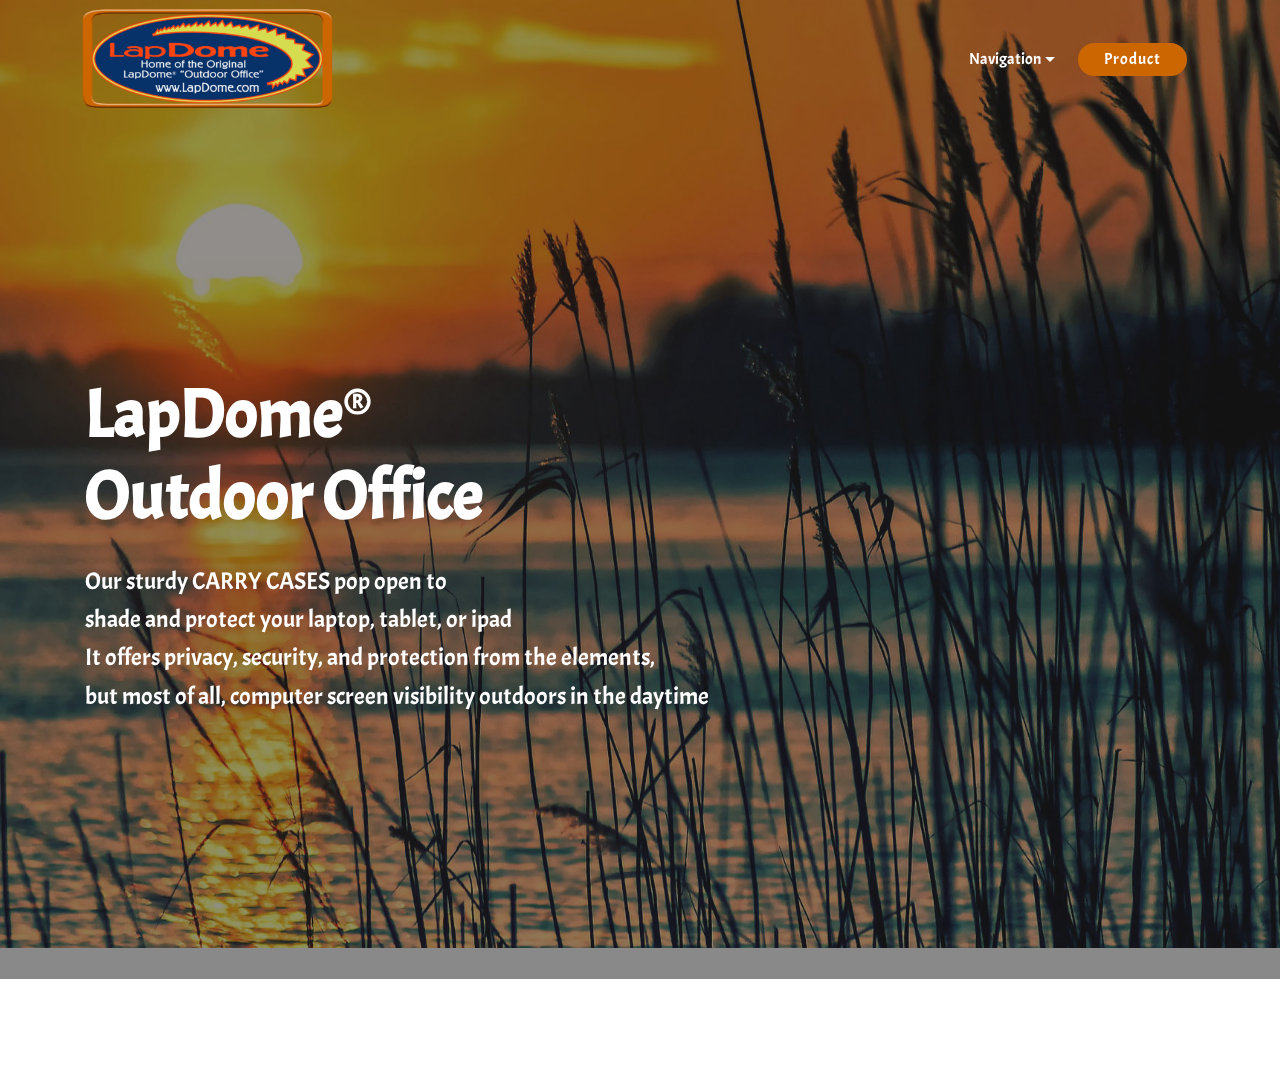
<file: index.html>
<!DOCTYPE html>
<html >
<head>
  <!-- Site made with Mobirise Website Builder v4.9.5, https://mobirise.com -->
  <meta charset="UTF-8">
  <meta http-equiv="X-UA-Compatible" content="IE=edge">
  <meta name="generator" content="Mobirise v4.9.5, mobirise.com">
  <meta name="viewport" content="width=device-width, initial-scale=1, minimum-scale=1">
  <link rel="shortcut icon" href="assets/images/lapdome650x-414x166.png" type="image/x-icon">
  <meta name="description" content="LapDome Outdoor Office">
  <title>Home</title>
  <link rel="stylesheet" href="assets/web/assets/mobirise-icons/mobirise-icons.css">
  <link rel="stylesheet" href="assets/tether/tether.min.css">
  <link rel="stylesheet" href="assets/bootstrap/css/bootstrap.min.css">
  <link rel="stylesheet" href="assets/bootstrap/css/bootstrap-grid.min.css">
  <link rel="stylesheet" href="assets/bootstrap/css/bootstrap-reboot.min.css">
  <link rel="stylesheet" href="assets/animatecss/animate.min.css">
  <link rel="stylesheet" href="assets/dropdown/css/style.css">
  <link rel="stylesheet" href="assets/theme/css/style.css">
  <link rel="stylesheet" href="assets/mobirise/css/mbr-additional.css" type="text/css">
  
  
  
</head>
<body>
  <section class="menu cid-rjdt5ZwBdf" once="menu" id="menu1-0">

    

    <nav class="navbar navbar-expand beta-menu navbar-dropdown align-items-center navbar-toggleable-sm bg-color transparent">
        <button class="navbar-toggler navbar-toggler-right" type="button" data-toggle="collapse" data-target="#navbarSupportedContent" aria-controls="navbarSupportedContent" aria-expanded="false" aria-label="Toggle navigation">
            <div class="hamburger">
                <span></span>
                <span></span>
                <span></span>
                <span></span>
            </div>
        </button>
        <div class="menu-logo">
            <div class="navbar-brand">
                <span class="navbar-logo">
                    <a href="https://mobirise.co">
                         <img src="assets/images/lapdome650x-414x166.png" alt="Mobirise" title="" style="height: 6.4rem;">
                    </a>
                </span>
                
            </div>
        </div>
        <div class="collapse navbar-collapse" id="navbarSupportedContent">
            <ul class="navbar-nav nav-dropdown" data-app-modern-menu="true"><li class="nav-item dropdown open">
                    <a class="nav-link link text-white dropdown-toggle display-4" href="https://lapdome.com/index.html" data-toggle="dropdown-submenu" aria-expanded="true" target="_blank">
                        
                        Navigation</a><div class="dropdown-menu"><a class="text-white dropdown-item display-4" href="https://lapdome.com/index.html"><span class="mbri-home mbr-iconfont mbr-iconfont-btn" style="color: rgb(204, 102, 0);"></span>Home</a><a class="text-white dropdown-item display-4" href="contact.html#contacts2-3" aria-expanded="false"><span class="mbri-letter mbr-iconfont mbr-iconfont-btn" style="color: rgb(204, 102, 0);"></span>Contact</a><a class="text-white dropdown-item display-4" href="awards.html#content4-3" aria-expanded="false"><span class="mbri-hearth mbr-iconfont mbr-iconfont-btn" style="color: rgb(204, 102, 0);"></span>Awards</a><a class="text-white dropdown-item display-4" href="userguide.html#gallery3-3" aria-expanded="false"><span class="mbri-star mbr-iconfont mbr-iconfont-btn" style="color: rgb(204, 102, 0);"></span>User Guide</a><a class="text-white dropdown-item display-4" href="testimonials.html#testimonials1-3" aria-expanded="false"><span class="mbri-like mbr-iconfont mbr-iconfont-btn" style="color: rgb(204, 102, 0);"></span>Testimonials</a><a class="text-white dropdown-item display-4" href="photogallery.html#gallery1-8" aria-expanded="false"><span class="mbri-camera mbr-iconfont mbr-iconfont-btn" style="color: rgb(204, 102, 0);"></span>Photo Gallery</a></div>
                </li></ul>
            <div class="navbar-buttons mbr-section-btn"><a class="btn btn-sm btn-primary display-4" href="products.html#services4-2">Product</a></div>
        </div>
    </nav>
</section>

<section class="engine"><a href="https://mobirise.info/t">free amp template</a></section><section class="header7 cid-rjdv8YuY7v mbr-fullscreen mbr-parallax-background" id="header7-1">

    

    <div class="mbr-overlay" style="opacity: 0.5; background-color: rgb(35, 35, 35);">
    </div>

    <div class="container">
        <div class="media-container-row">

            <div class="media-content align-right">
                <h1 class="mbr-section-title mbr-white pb-3 mbr-fonts-style display-1">
                    <strong><br><br></strong><br><strong><br></strong><strong>LapDome</strong>®<strong> &nbsp;</strong><strong>&nbsp;<br>Outdoor Office</strong></h1>
                <div class="mbr-section-text mbr-white pb-3">
                    <p class="mbr-text mbr-fonts-style display-5">Our sturdy CARRY CASES  pop open to <br>shade and protect your laptop, tablet, or ipad
<br>It offers privacy, security, and protection from the elements, <br>but most of all, computer screen visibility outdoors in the daytime&nbsp;<br></p><p><br></p><br><p><em>&nbsp;&nbsp;</em></p><p>&nbsp; &nbsp;&nbsp;</p><p>&nbsp; &nbsp;</p>
                </div>
                
            </div>

            <div class="mbr-figure" style="width: 60%;"><iframe class="mbr-embedded-video" src="https://www.youtube.com/embed/8-Vn8vaWrFs?rel=0&amp;amp;showinfo=0&amp;autoplay=0&amp;loop=0" width="1280" height="720" frameborder="0" allowfullscreen></iframe></div>

        </div>
    </div>
</section>

<section once="" class="cid-rjeqBuVbON mbr-reveal" id="footer6-2">

    

    

    <div class="container">
        <div class="media-container-row align-center mbr-white">
            <div class="col-12">
                <p class="mbr-text mb-0 mbr-fonts-style display-7">
                    © Copyright 2006 LapDome® &nbsp; All Rights Reserved
                </p>
            </div>
        </div>
    </div>
</section>


  <script src="assets/web/assets/jquery/jquery.min.js"></script>
  <script src="assets/popper/popper.min.js"></script>
  <script src="assets/tether/tether.min.js"></script>
  <script src="assets/bootstrap/js/bootstrap.min.js"></script>
  <script src="assets/smoothscroll/smooth-scroll.js"></script>
  <script src="assets/touchswipe/jquery.touch-swipe.min.js"></script>
  <script src="assets/viewportchecker/jquery.viewportchecker.js"></script>
  <script src="assets/parallax/jarallax.min.js"></script>
  <script src="assets/dropdown/js/script.min.js"></script>
  <script src="assets/theme/js/script.js"></script>
  
  
 <div id="scrollToTop" class="scrollToTop mbr-arrow-up"><a style="text-align: center;"><i class="mbr-arrow-up-icon mbr-arrow-up-icon-cm cm-icon cm-icon-smallarrow-up"></i></a></div>
    <input name="animation" type="hidden">
  </body>
</html>
</file>
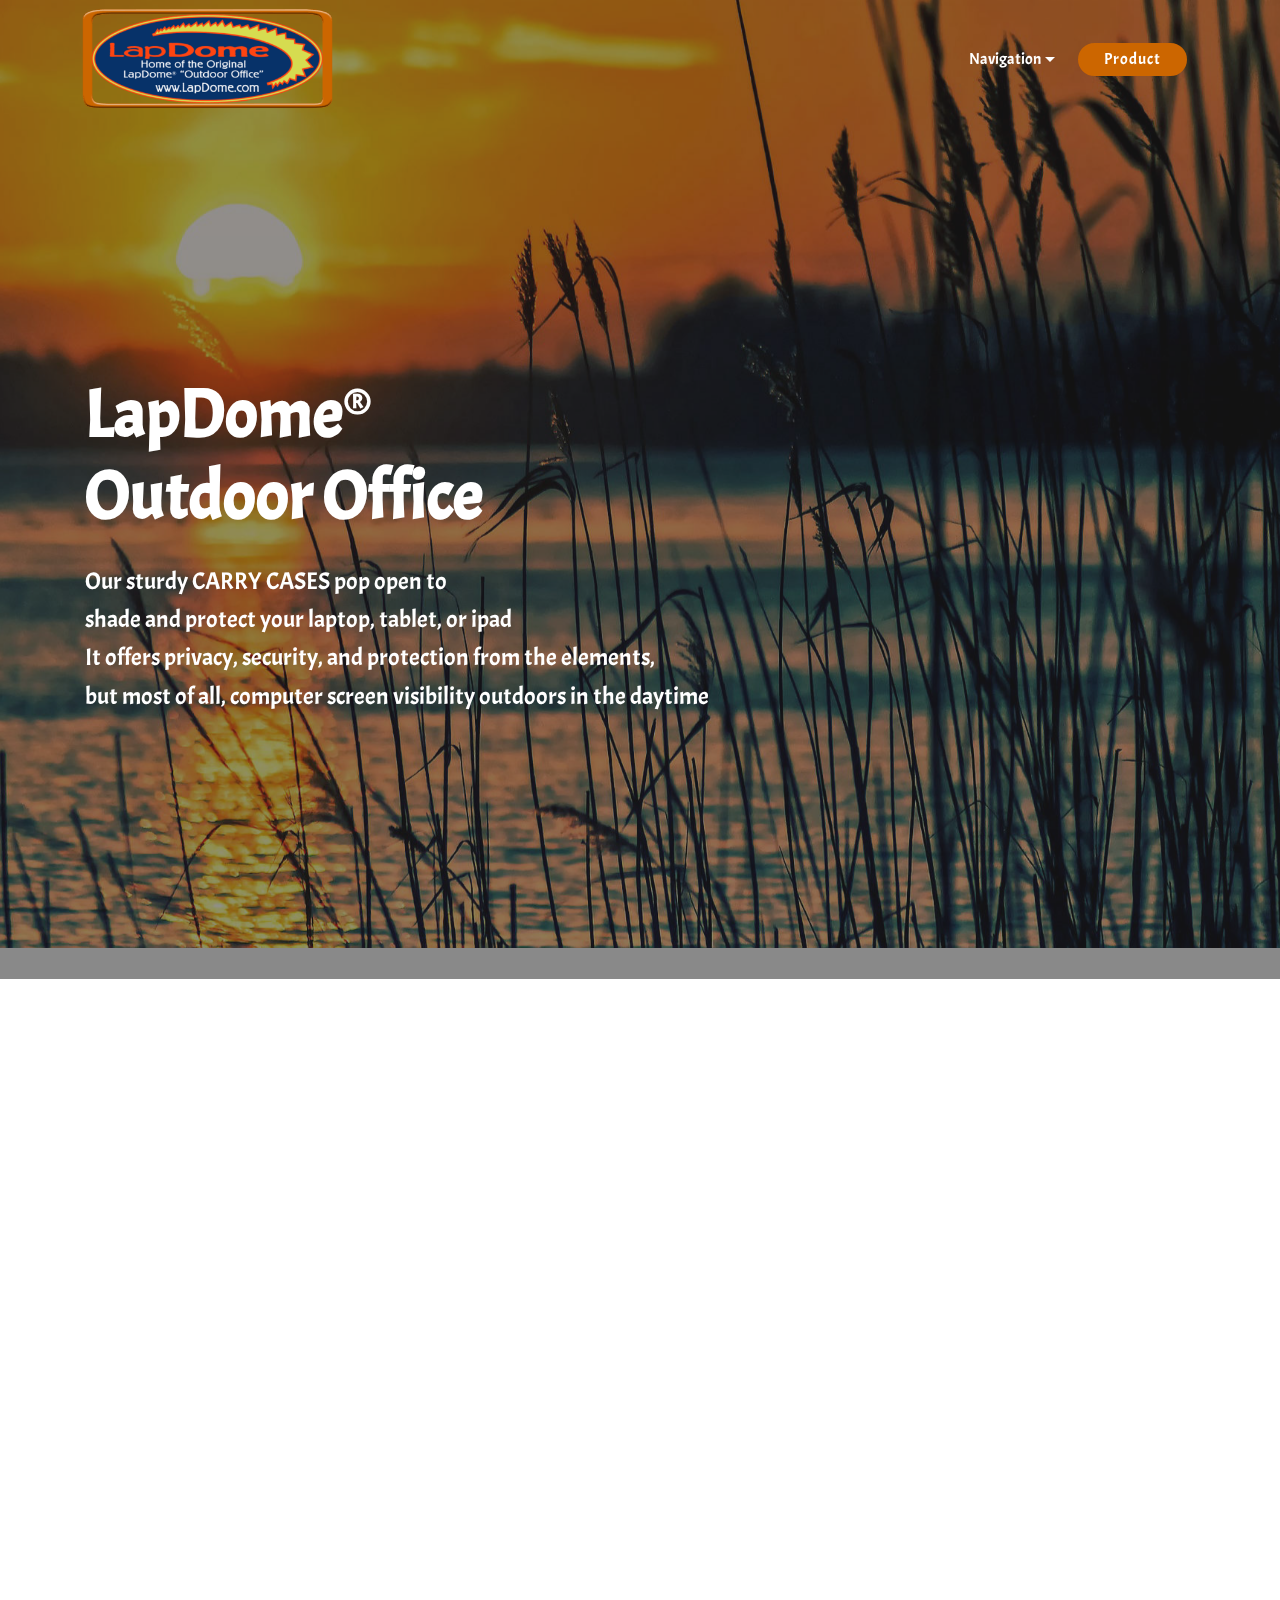
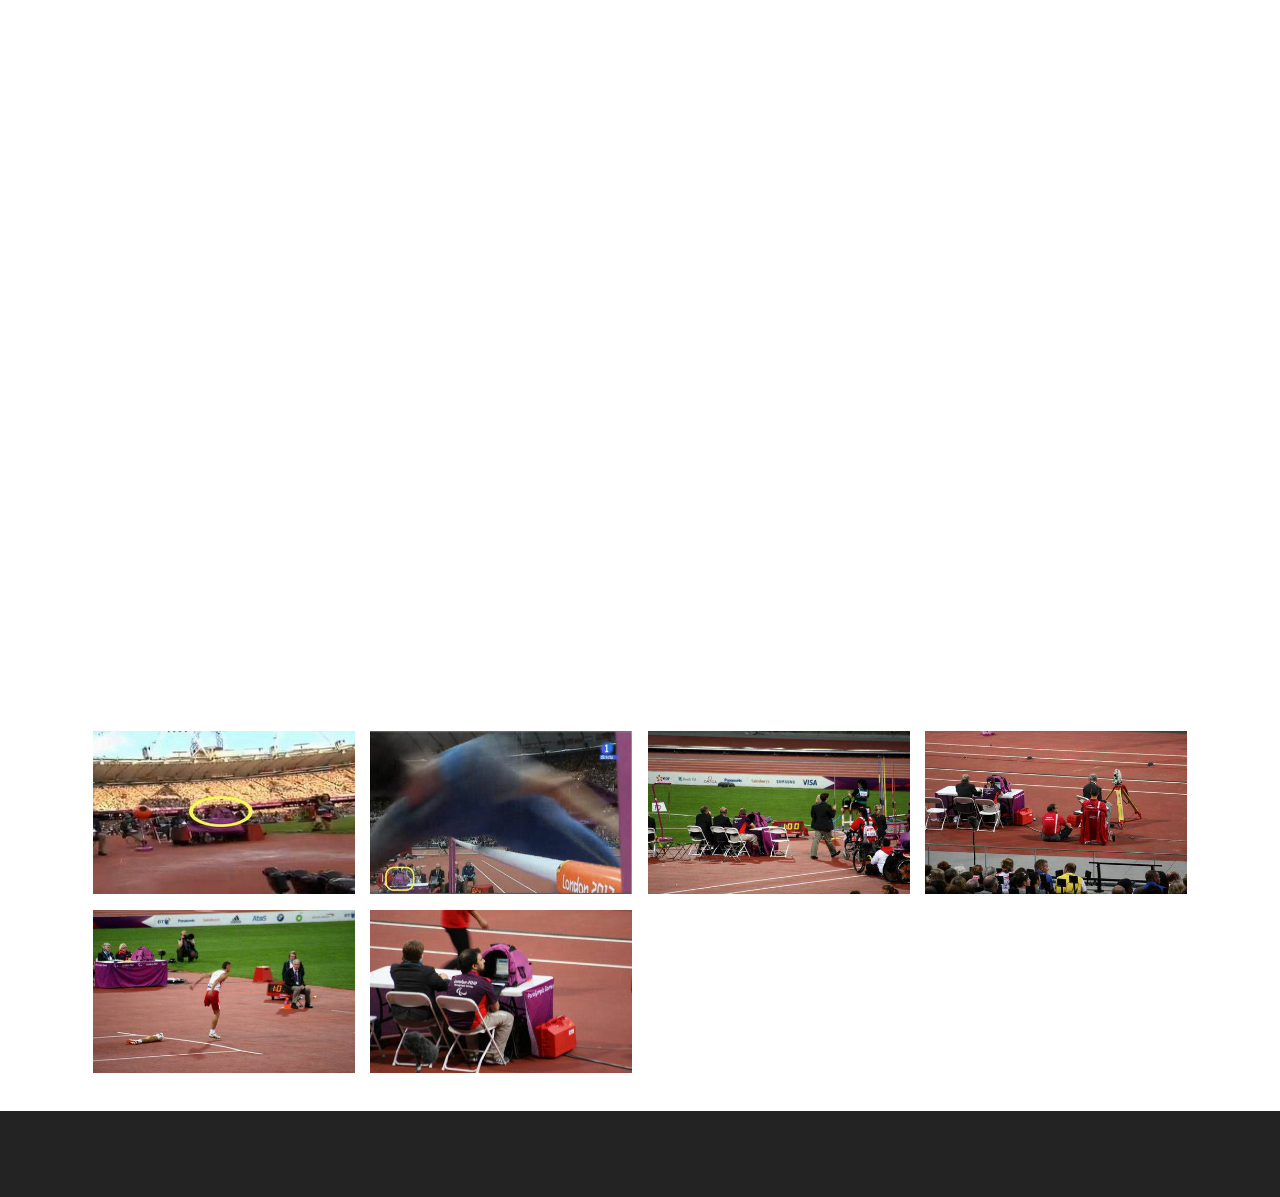
<file: awards.html>
<!DOCTYPE html>
<html >
<head>
  <!-- Site made with Mobirise Website Builder v4.9.5, https://mobirise.com -->
  <meta charset="UTF-8">
  <meta http-equiv="X-UA-Compatible" content="IE=edge">
  <meta name="generator" content="Mobirise v4.9.5, mobirise.com">
  <meta name="viewport" content="width=device-width, initial-scale=1, minimum-scale=1">
  <link rel="shortcut icon" href="assets/images/lapdome650x-414x166.png" type="image/x-icon">
  <meta name="description" content="LapDome Outdoor Office">
  <title>Awards</title>
  <link rel="stylesheet" href="assets/web/assets/mobirise-icons/mobirise-icons.css">
  <link rel="stylesheet" href="assets/tether/tether.min.css">
  <link rel="stylesheet" href="assets/bootstrap/css/bootstrap.min.css">
  <link rel="stylesheet" href="assets/bootstrap/css/bootstrap-grid.min.css">
  <link rel="stylesheet" href="assets/bootstrap/css/bootstrap-reboot.min.css">
  <link rel="stylesheet" href="assets/animatecss/animate.min.css">
  <link rel="stylesheet" href="assets/dropdown/css/style.css">
  <link rel="stylesheet" href="assets/theme/css/style.css">
  <link rel="stylesheet" href="assets/gallery/style.css">
  <link rel="stylesheet" href="assets/mobirise/css/mbr-additional.css" type="text/css">
  
  
  
</head>
<body>
  <section class="menu cid-rjdt5ZwBdf" once="menu" id="menu1-0">

    

    <nav class="navbar navbar-expand beta-menu navbar-dropdown align-items-center navbar-toggleable-sm bg-color transparent">
        <button class="navbar-toggler navbar-toggler-right" type="button" data-toggle="collapse" data-target="#navbarSupportedContent" aria-controls="navbarSupportedContent" aria-expanded="false" aria-label="Toggle navigation">
            <div class="hamburger">
                <span></span>
                <span></span>
                <span></span>
                <span></span>
            </div>
        </button>
        <div class="menu-logo">
            <div class="navbar-brand">
                <span class="navbar-logo">
                    <a href="https://mobirise.co">
                         <img src="assets/images/lapdome650x-414x166.png" alt="Mobirise" title="" style="height: 6.4rem;">
                    </a>
                </span>
                
            </div>
        </div>
        <div class="collapse navbar-collapse" id="navbarSupportedContent">
            <ul class="navbar-nav nav-dropdown" data-app-modern-menu="true"><li class="nav-item dropdown open">
                    <a class="nav-link link text-white dropdown-toggle display-4" href="https://lapdome.com/index.html" data-toggle="dropdown-submenu" aria-expanded="true" target="_blank">
                        
                        Navigation</a><div class="dropdown-menu"><a class="text-white dropdown-item display-4" href="https://lapdome.com/index.html"><span class="mbri-home mbr-iconfont mbr-iconfont-btn" style="color: rgb(204, 102, 0);"></span>Home</a><a class="text-white dropdown-item display-4" href="contact.html#contacts2-3" aria-expanded="false"><span class="mbri-letter mbr-iconfont mbr-iconfont-btn" style="color: rgb(204, 102, 0);"></span>Contact</a><a class="text-white dropdown-item display-4" href="awards.html#content4-3" aria-expanded="false"><span class="mbri-hearth mbr-iconfont mbr-iconfont-btn" style="color: rgb(204, 102, 0);"></span>Awards</a><a class="text-white dropdown-item display-4" href="userguide.html#gallery3-3" aria-expanded="false"><span class="mbri-star mbr-iconfont mbr-iconfont-btn" style="color: rgb(204, 102, 0);"></span>User Guide</a><a class="text-white dropdown-item display-4" href="testimonials.html#testimonials1-3" aria-expanded="false"><span class="mbri-like mbr-iconfont mbr-iconfont-btn" style="color: rgb(204, 102, 0);"></span>Testimonials</a><a class="text-white dropdown-item display-4" href="photogallery.html#gallery1-8" aria-expanded="false"><span class="mbri-camera mbr-iconfont mbr-iconfont-btn" style="color: rgb(204, 102, 0);"></span>Photo Gallery</a></div>
                </li></ul>
            <div class="navbar-buttons mbr-section-btn"><a class="btn btn-sm btn-primary display-4" href="products.html#services4-2">Product</a></div>
        </div>
    </nav>
</section>

<section class="engine"><a href="https://mobirise.info/d">free site maker</a></section><section class="header7 cid-rjdv8YuY7v mbr-fullscreen mbr-parallax-background" id="header7-1">

    

    <div class="mbr-overlay" style="opacity: 0.5; background-color: rgb(35, 35, 35);">
    </div>

    <div class="container">
        <div class="media-container-row">

            <div class="media-content align-right">
                <h1 class="mbr-section-title mbr-white pb-3 mbr-fonts-style display-1">
                    <strong><br><br></strong><br><strong><br></strong><strong>LapDome</strong>®<strong> &nbsp;</strong><strong>&nbsp;<br>Outdoor Office</strong></h1>
                <div class="mbr-section-text mbr-white pb-3">
                    <p class="mbr-text mbr-fonts-style display-5">Our sturdy CARRY CASES  pop open to <br>shade and protect your laptop, tablet, or ipad
<br>It offers privacy, security, and protection from the elements, <br>but most of all, computer screen visibility outdoors in the daytime&nbsp;<br></p><p><br></p><br><p><em>&nbsp;&nbsp;</em></p><p>&nbsp; &nbsp;&nbsp;</p><p>&nbsp; &nbsp;</p>
                </div>
                
            </div>

            <div class="mbr-figure" style="width: 60%;"><iframe class="mbr-embedded-video" src="https://www.youtube.com/embed/8-Vn8vaWrFs?rel=0&amp;amp;showinfo=0&amp;autoplay=0&amp;loop=0" width="1280" height="720" frameborder="0" allowfullscreen></iframe></div>

        </div>
    </div>
</section>

<section class="mbr-section content4 cid-rjuVNpX8Zg" id="content4-3">

    

    <div class="container">
        <div class="media-container-row">
            <div class="title col-12 col-md-8">
                <h2 class="align-center pb-3 mbr-fonts-style display-2">California Inventor Receives Award at America’s Largest Invention Show</h2>
                <h3 class="mbr-section-subtitle align-center mbr-light mbr-fonts-style display-5">PITTSBURGH… INPEX®, The Invention Show, announced medals in various categories for inventions, which were exhibited at INPEX®, June 7-10, 2006, at the Greater Pittsburgh ExpoMart.  An international jury judges the inventions at the trade show.
<div>LapDome® &nbsp;— Received a Silver Medal in the Safety &amp; Security Industrial category for the LapDome® "Outdoor Office". This laptop computer carry case transforms into a sheltered, darkened workspace, improving screen visibility and ensuring privacy.
</div><div>INPEX® is a service of InventHelpsm, America’s leading inventor service company. This year's sponsors include IBI Global, KDKA-AM, Convention Visitors Bureau of Greater Monroeville and Skyline Display of Pittsburgh. The 2006 Invention Show included participants from throughout the United States and 20 countries and included more than 1,000 innovations.  For more information about these inventors or INPEX®,</div><div>call (800) 424-2089, x 4153 or visit www.inventionshow.com
</div><div><br></div></h3>
                
            </div>
        </div>
    </div>
</section>

<section class="mbr-section content4 cid-rjuYht9shs" id="content4-5">

    

    <div class="container">
        <div class="media-container-row">
            <div class="title col-12 col-md-8">
                <h2 class="align-center pb-3 mbr-fonts-style display-2">
                    LapDome® at the <br>2012 London Olympics</h2>
                <h3 class="mbr-section-subtitle align-center mbr-light mbr-fonts-style display-5">After a worldwide search the 2012 London Olympics Organizing Committee selected LapDome® to supply 90 special custom-made domes, in the color fuchsia (!) for use by the scorekeepers of the Olympics field events. They must have made a good impression because imagine our delight when we were informed that our domes were used again at the London Paralympics which started two days after the regular Olympics ended. 
<div>(Sadly, at least here in the USA, the TV networks chose to only show the Paralympics, which ran for twelve days, for just two or<span style="font-size: 1.5rem;">three hours on one single weekend afternoon.)</span></div><div>Knowing that London during the Olympics would be the most expensive city in the world for lodging, we regretfully made the decision not to attend in person and instead made a few extra domes and ran a contest on the LapDome® website offering a fuchsia dome as prize to the first three people who sent us photos of the domes in use at the games.
..</div><div><br></div></h3>
                
            </div>
        </div>
    </div>
</section>

<section class="mbr-gallery mbr-slider-carousel cid-rjuX2mbBeG" id="gallery1-4">

    

    <div class="container">
        <div><!-- Filter --><!-- Gallery --><div class="mbr-gallery-row"><div class="mbr-gallery-layout-default"><div><div><div class="mbr-gallery-item mbr-gallery-item--p1" data-video-url="false" data-tags="Awesome"><div href="#lb-gallery1-4" data-slide-to="0" data-toggle="modal"><img src="assets/images/olympic-winner1-500x312-500x312-500x312.jpg" alt="" title=""><span class="icon-focus"></span></div></div><div class="mbr-gallery-item mbr-gallery-item--p1" data-video-url="false" data-tags="Responsive"><div href="#lb-gallery1-4" data-slide-to="1" data-toggle="modal"><img src="assets/images/olympic-winner2-500x312-500x312-500x312.jpg" alt="" title=""><span class="icon-focus"></span></div></div><div class="mbr-gallery-item mbr-gallery-item--p1" data-video-url="false" data-tags="Creative"><div href="#lb-gallery1-4" data-slide-to="2" data-toggle="modal"><img src="assets/images/lapdome-london2012-1-500x312-500x312-500x312.jpg" alt="" title=""><span class="icon-focus"></span></div></div><div class="mbr-gallery-item mbr-gallery-item--p1" data-video-url="false" data-tags="Animated"><div href="#lb-gallery1-4" data-slide-to="3" data-toggle="modal"><img src="assets/images/lapdome-london2012-2-500x312-500x312-500x312.jpg" alt="" title=""><span class="icon-focus"></span></div></div><div class="mbr-gallery-item mbr-gallery-item--p1" data-video-url="false" data-tags="Awesome"><div href="#lb-gallery1-4" data-slide-to="4" data-toggle="modal"><img src="assets/images/lapdome-london2012-3-500x312-500x312-500x312.jpg" alt="" title=""><span class="icon-focus"></span></div></div><div class="mbr-gallery-item mbr-gallery-item--p1" data-video-url="false" data-tags="Awesome"><div href="#lb-gallery1-4" data-slide-to="5" data-toggle="modal"><img src="assets/images/lapdome-london2012-4-500x312-500x312-500x312.jpg" alt="" title=""><span class="icon-focus"></span></div></div></div></div><div class="clearfix"></div></div></div><!-- Lightbox --><div data-app-prevent-settings="" class="mbr-slider modal fade carousel slide" tabindex="-1" data-keyboard="true" data-interval="false" id="lb-gallery1-4"><div class="modal-dialog"><div class="modal-content"><div class="modal-body"><div class="carousel-inner"><div class="carousel-item"><img src="assets/images/olympic-winner1-500x312-500x312.jpg" alt="" title=""></div><div class="carousel-item"><img src="assets/images/olympic-winner2-500x312-500x312.jpg" alt="" title=""></div><div class="carousel-item"><img src="assets/images/lapdome-london2012-1-500x312-500x312.jpg" alt="" title=""></div><div class="carousel-item"><img src="assets/images/lapdome-london2012-2-500x312-500x312.jpg" alt="" title=""></div><div class="carousel-item"><img src="assets/images/lapdome-london2012-3-500x312-500x312.jpg" alt="" title=""></div><div class="carousel-item active"><img src="assets/images/lapdome-london2012-4-500x312-500x312.jpg" alt="" title=""></div></div><a class="carousel-control carousel-control-prev" role="button" data-slide="prev" href="#lb-gallery1-4"><span class="mbri-left mbr-iconfont" aria-hidden="true"></span><span class="sr-only">Previous</span></a><a class="carousel-control carousel-control-next" role="button" data-slide="next" href="#lb-gallery1-4"><span class="mbri-right mbr-iconfont" aria-hidden="true"></span><span class="sr-only">Next</span></a><a class="close" href="#" role="button" data-dismiss="modal"><span class="sr-only">Close</span></a></div></div></div></div></div>
    </div>

</section>

<section once="" class="cid-rjeqBuVbON" id="footer6-2">

    

    

    <div class="container">
        <div class="media-container-row align-center mbr-white">
            <div class="col-12">
                <p class="mbr-text mb-0 mbr-fonts-style display-7">
                    © Copyright 2006 LapDome® &nbsp; All Rights Reserved
                </p>
            </div>
        </div>
    </div>
</section>


  <script src="assets/web/assets/jquery/jquery.min.js"></script>
  <script src="assets/popper/popper.min.js"></script>
  <script src="assets/tether/tether.min.js"></script>
  <script src="assets/bootstrap/js/bootstrap.min.js"></script>
  <script src="assets/smoothscroll/smooth-scroll.js"></script>
  <script src="assets/parallax/jarallax.min.js"></script>
  <script src="assets/viewportchecker/jquery.viewportchecker.js"></script>
  <script src="assets/vimeoplayer/jquery.mb.vimeo_player.js"></script>
  <script src="assets/touchswipe/jquery.touch-swipe.min.js"></script>
  <script src="assets/masonry/masonry.pkgd.min.js"></script>
  <script src="assets/imagesloaded/imagesloaded.pkgd.min.js"></script>
  <script src="assets/bootstrapcarouselswipe/bootstrap-carousel-swipe.js"></script>
  <script src="assets/dropdown/js/script.min.js"></script>
  <script src="assets/theme/js/script.js"></script>
  <script src="assets/gallery/player.min.js"></script>
  <script src="assets/gallery/script.js"></script>
  <script src="assets/slidervideo/script.js"></script>
  
  
 <div id="scrollToTop" class="scrollToTop mbr-arrow-up"><a style="text-align: center;"><i class="mbr-arrow-up-icon mbr-arrow-up-icon-cm cm-icon cm-icon-smallarrow-up"></i></a></div>
    <input name="animation" type="hidden">
  </body>
</html>
</file>
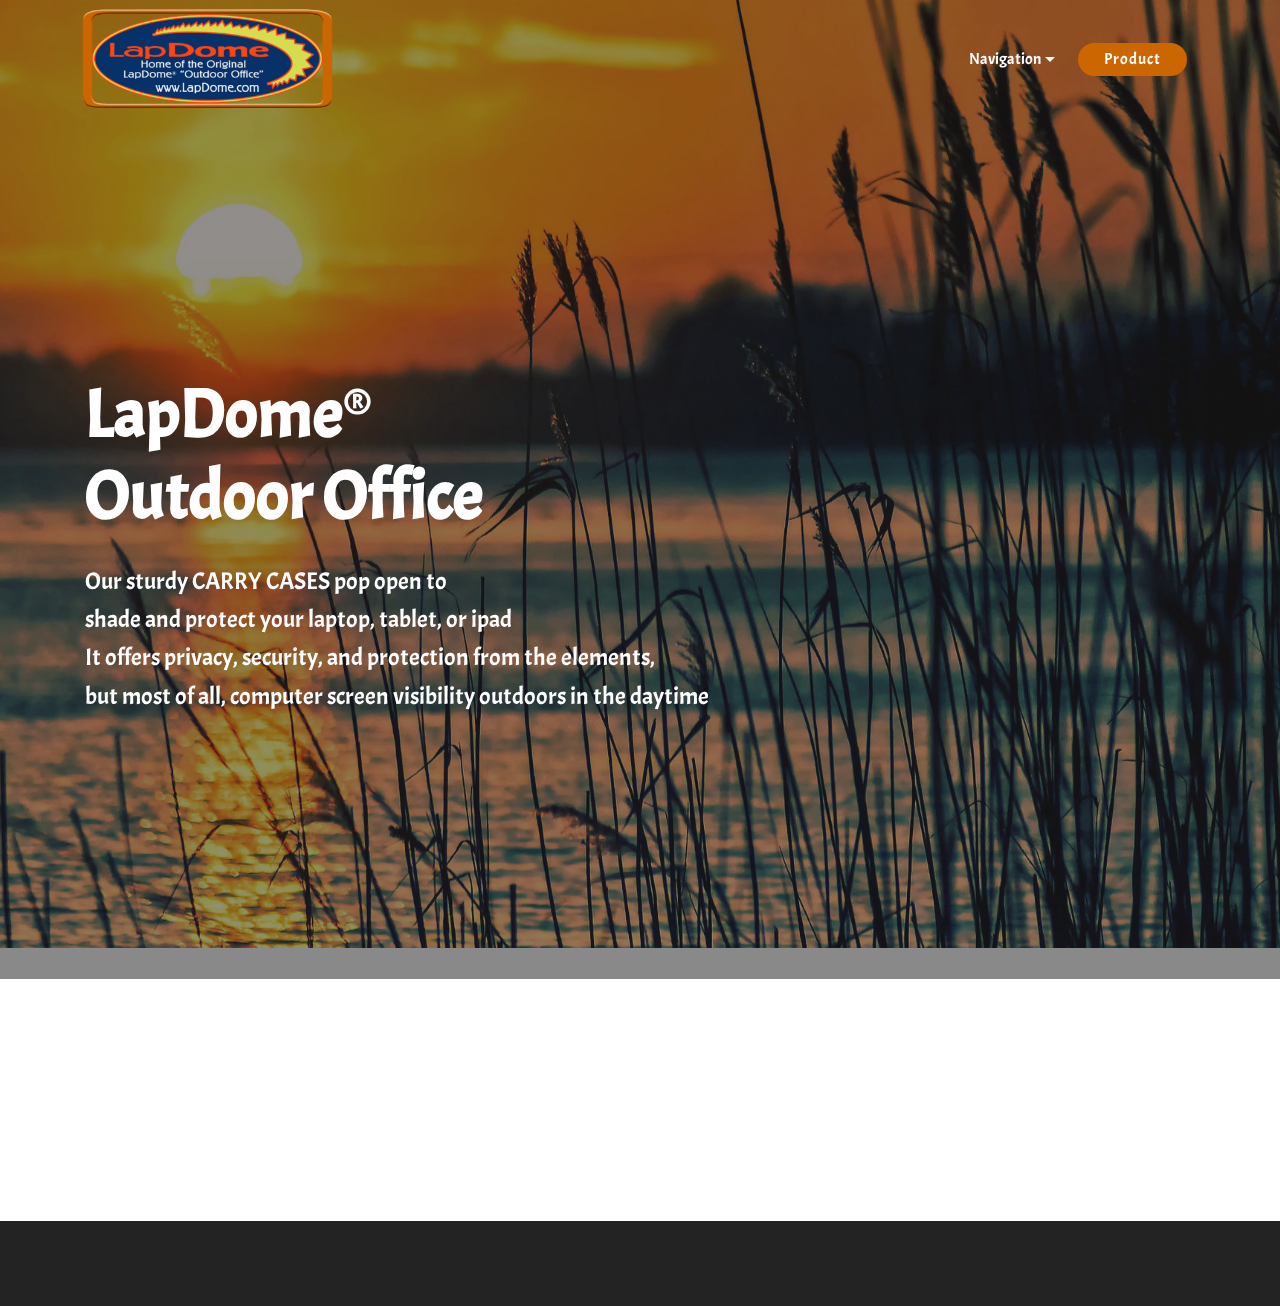
<file: contact.html>
<!DOCTYPE html>
<html >
<head>
  <!-- Site made with Mobirise Website Builder v4.9.5, https://mobirise.com -->
  <meta charset="UTF-8">
  <meta http-equiv="X-UA-Compatible" content="IE=edge">
  <meta name="generator" content="Mobirise v4.9.5, mobirise.com">
  <meta name="viewport" content="width=device-width, initial-scale=1, minimum-scale=1">
  <link rel="shortcut icon" href="assets/images/lapdome650x-414x166.png" type="image/x-icon">
  <meta name="description" content="LapDome Outdoor Office">
  <title>Contact</title>
  <link rel="stylesheet" href="assets/web/assets/mobirise-icons/mobirise-icons.css">
  <link rel="stylesheet" href="assets/tether/tether.min.css">
  <link rel="stylesheet" href="assets/bootstrap/css/bootstrap.min.css">
  <link rel="stylesheet" href="assets/bootstrap/css/bootstrap-grid.min.css">
  <link rel="stylesheet" href="assets/bootstrap/css/bootstrap-reboot.min.css">
  <link rel="stylesheet" href="assets/animatecss/animate.min.css">
  <link rel="stylesheet" href="assets/dropdown/css/style.css">
  <link rel="stylesheet" href="assets/theme/css/style.css">
  <link rel="stylesheet" href="assets/mobirise/css/mbr-additional.css" type="text/css">
  
  
  
</head>
<body>
  <section class="menu cid-rjdt5ZwBdf" once="menu" id="menu1-0">

    

    <nav class="navbar navbar-expand beta-menu navbar-dropdown align-items-center navbar-toggleable-sm bg-color transparent">
        <button class="navbar-toggler navbar-toggler-right" type="button" data-toggle="collapse" data-target="#navbarSupportedContent" aria-controls="navbarSupportedContent" aria-expanded="false" aria-label="Toggle navigation">
            <div class="hamburger">
                <span></span>
                <span></span>
                <span></span>
                <span></span>
            </div>
        </button>
        <div class="menu-logo">
            <div class="navbar-brand">
                <span class="navbar-logo">
                    <a href="https://mobirise.co">
                         <img src="assets/images/lapdome650x-414x166.png" alt="Mobirise" title="" style="height: 6.4rem;">
                    </a>
                </span>
                
            </div>
        </div>
        <div class="collapse navbar-collapse" id="navbarSupportedContent">
            <ul class="navbar-nav nav-dropdown" data-app-modern-menu="true"><li class="nav-item dropdown open">
                    <a class="nav-link link text-white dropdown-toggle display-4" href="https://lapdome.com/index.html" data-toggle="dropdown-submenu" aria-expanded="true" target="_blank">
                        
                        Navigation</a><div class="dropdown-menu"><a class="text-white dropdown-item display-4" href="https://lapdome.com/index.html"><span class="mbri-home mbr-iconfont mbr-iconfont-btn" style="color: rgb(204, 102, 0);"></span>Home</a><a class="text-white dropdown-item display-4" href="contact.html#contacts2-3" aria-expanded="false"><span class="mbri-letter mbr-iconfont mbr-iconfont-btn" style="color: rgb(204, 102, 0);"></span>Contact</a><a class="text-white dropdown-item display-4" href="awards.html#content4-3" aria-expanded="false"><span class="mbri-hearth mbr-iconfont mbr-iconfont-btn" style="color: rgb(204, 102, 0);"></span>Awards</a><a class="text-white dropdown-item display-4" href="userguide.html#gallery3-3" aria-expanded="false"><span class="mbri-star mbr-iconfont mbr-iconfont-btn" style="color: rgb(204, 102, 0);"></span>User Guide</a><a class="text-white dropdown-item display-4" href="testimonials.html#testimonials1-3" aria-expanded="false"><span class="mbri-like mbr-iconfont mbr-iconfont-btn" style="color: rgb(204, 102, 0);"></span>Testimonials</a><a class="text-white dropdown-item display-4" href="photogallery.html#gallery1-8" aria-expanded="false"><span class="mbri-camera mbr-iconfont mbr-iconfont-btn" style="color: rgb(204, 102, 0);"></span>Photo Gallery</a></div>
                </li></ul>
            <div class="navbar-buttons mbr-section-btn"><a class="btn btn-sm btn-primary display-4" href="products.html#services4-2">Product</a></div>
        </div>
    </nav>
</section>

<section class="engine"><a href="https://mobirise.info/k">develop free website</a></section><section class="header7 cid-rjdv8YuY7v mbr-fullscreen mbr-parallax-background" id="header7-1">

    

    <div class="mbr-overlay" style="opacity: 0.5; background-color: rgb(35, 35, 35);">
    </div>

    <div class="container">
        <div class="media-container-row">

            <div class="media-content align-right">
                <h1 class="mbr-section-title mbr-white pb-3 mbr-fonts-style display-1">
                    <strong><br><br></strong><br><strong><br></strong><strong>LapDome</strong>®<strong> &nbsp;</strong><strong>&nbsp;<br>Outdoor Office</strong></h1>
                <div class="mbr-section-text mbr-white pb-3">
                    <p class="mbr-text mbr-fonts-style display-5">Our sturdy CARRY CASES  pop open to <br>shade and protect your laptop, tablet, or ipad
<br>It offers privacy, security, and protection from the elements, <br>but most of all, computer screen visibility outdoors in the daytime&nbsp;<br></p><p><br></p><br><p><em>&nbsp;&nbsp;</em></p><p>&nbsp; &nbsp;&nbsp;</p><p>&nbsp; &nbsp;</p>
                </div>
                
            </div>

            <div class="mbr-figure" style="width: 60%;"><iframe class="mbr-embedded-video" src="https://www.youtube.com/embed/8-Vn8vaWrFs?rel=0&amp;amp;showinfo=0&amp;autoplay=0&amp;loop=0" width="1280" height="720" frameborder="0" allowfullscreen></iframe></div>

        </div>
    </div>
</section>

<section class="mbr-section contacts2 cid-rjXVKg1Byp" id="contacts2-3">
    <!---->
    
    <!---->
    <!--Overlay-->
    
    <!--Container-->
    <div class="container">
        <div class="row">
            <!--Titles-->
            <div class="title col-12">
                <h2 class="align-left mbr-fonts-style display-1">Contact LapDome®</h2>
                
            </div>
            <div class="col-12">
                <div class="row justify-content-center">
                    
                    <div class="col-12 col-md-4">
                        <div class="b b-phone">
                            <h5 class="align-left mbr-fonts-style m-0 display-5">
                                Phone:
                            </h5>
                            <p class="mbr-text align-left mbr-fonts-style display-7">
                                (805) 473-3654
                            </p>
                        </div>
                    </div>
                    <div class="col-12 col-md-4">
                        <div class="b b-mail">
                            <h5 class="align-left mbr-fonts-style m-0 display-5">
                                E-mail:
                            </h5>
                            <p class="mbr-text align-left mbr-fonts-style display-7">
                                info@LapDome.com
                            </p>
                        </div>
                    </div>
                </div>
            </div>
        </div>
    </div>
</section>

<section once="" class="cid-rjeqBuVbON" id="footer6-2">

    

    

    <div class="container">
        <div class="media-container-row align-center mbr-white">
            <div class="col-12">
                <p class="mbr-text mb-0 mbr-fonts-style display-7">
                    © Copyright 2006 LapDome® &nbsp; All Rights Reserved
                </p>
            </div>
        </div>
    </div>
</section>


  <script src="assets/web/assets/jquery/jquery.min.js"></script>
  <script src="assets/popper/popper.min.js"></script>
  <script src="assets/tether/tether.min.js"></script>
  <script src="assets/bootstrap/js/bootstrap.min.js"></script>
  <script src="assets/smoothscroll/smooth-scroll.js"></script>
  <script src="assets/touchswipe/jquery.touch-swipe.min.js"></script>
  <script src="assets/viewportchecker/jquery.viewportchecker.js"></script>
  <script src="assets/parallax/jarallax.min.js"></script>
  <script src="assets/dropdown/js/script.min.js"></script>
  <script src="assets/theme/js/script.js"></script>
  
  
 <div id="scrollToTop" class="scrollToTop mbr-arrow-up"><a style="text-align: center;"><i class="mbr-arrow-up-icon mbr-arrow-up-icon-cm cm-icon cm-icon-smallarrow-up"></i></a></div>
    <input name="animation" type="hidden">
  </body>
</html>
</file>
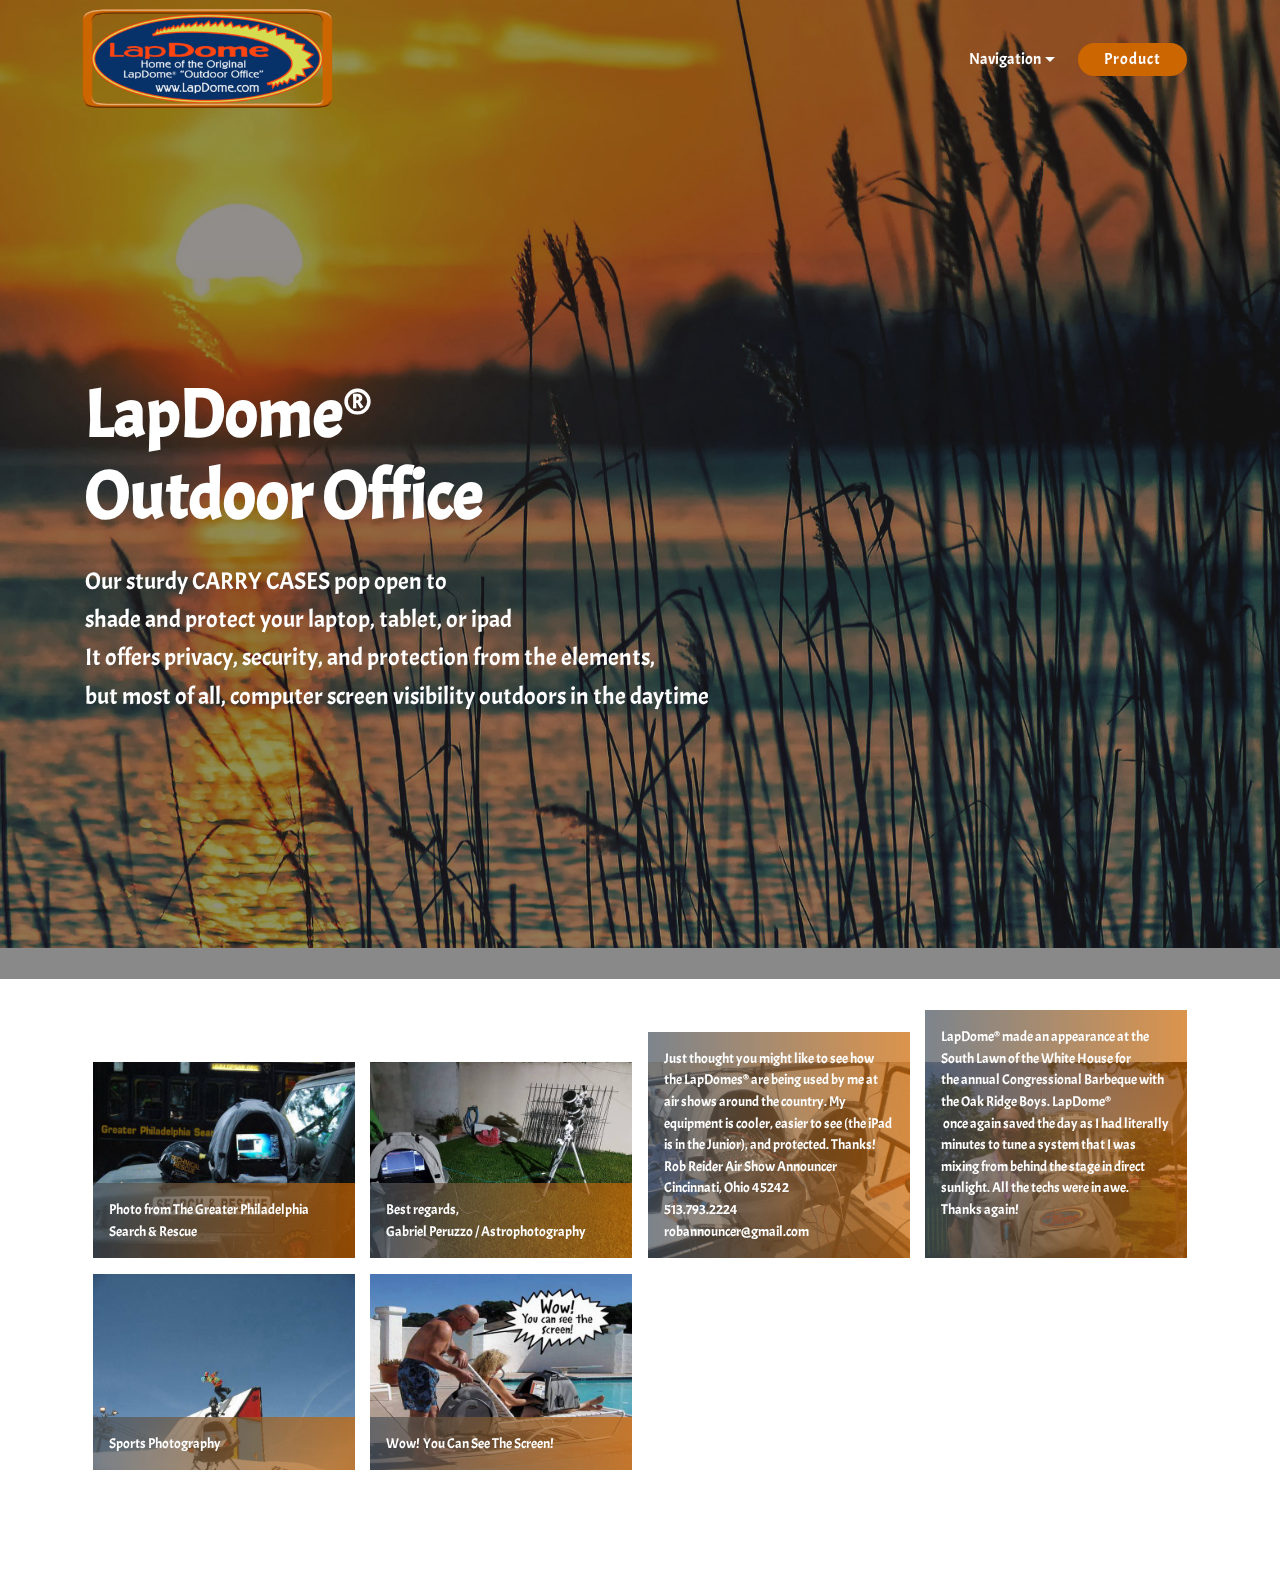
<file: photogallery.html>
<!DOCTYPE html>
<html >
<head>
  <!-- Site made with Mobirise Website Builder v4.9.5, https://mobirise.com -->
  <meta charset="UTF-8">
  <meta http-equiv="X-UA-Compatible" content="IE=edge">
  <meta name="generator" content="Mobirise v4.9.5, mobirise.com">
  <meta name="viewport" content="width=device-width, initial-scale=1, minimum-scale=1">
  <link rel="shortcut icon" href="assets/images/lapdome650x-414x166.png" type="image/x-icon">
  <meta name="description" content="LapDome Outdoor Office">
  <title>Photo Gallery</title>
  <link rel="stylesheet" href="assets/web/assets/mobirise-icons/mobirise-icons.css">
  <link rel="stylesheet" href="assets/tether/tether.min.css">
  <link rel="stylesheet" href="assets/bootstrap/css/bootstrap.min.css">
  <link rel="stylesheet" href="assets/bootstrap/css/bootstrap-grid.min.css">
  <link rel="stylesheet" href="assets/bootstrap/css/bootstrap-reboot.min.css">
  <link rel="stylesheet" href="assets/dropdown/css/style.css">
  <link rel="stylesheet" href="assets/animatecss/animate.min.css">
  <link rel="stylesheet" href="assets/theme/css/style.css">
  <link rel="stylesheet" href="assets/gallery/style.css">
  <link rel="stylesheet" href="assets/mobirise/css/mbr-additional.css" type="text/css">
  
  
  
</head>
<body>
  <section class="menu cid-rjdt5ZwBdf" once="menu" id="menu1-0">

    

    <nav class="navbar navbar-expand beta-menu navbar-dropdown align-items-center navbar-toggleable-sm bg-color transparent">
        <button class="navbar-toggler navbar-toggler-right" type="button" data-toggle="collapse" data-target="#navbarSupportedContent" aria-controls="navbarSupportedContent" aria-expanded="false" aria-label="Toggle navigation">
            <div class="hamburger">
                <span></span>
                <span></span>
                <span></span>
                <span></span>
            </div>
        </button>
        <div class="menu-logo">
            <div class="navbar-brand">
                <span class="navbar-logo">
                    <a href="https://mobirise.co">
                         <img src="assets/images/lapdome650x-414x166.png" alt="Mobirise" title="" style="height: 6.4rem;">
                    </a>
                </span>
                
            </div>
        </div>
        <div class="collapse navbar-collapse" id="navbarSupportedContent">
            <ul class="navbar-nav nav-dropdown" data-app-modern-menu="true"><li class="nav-item dropdown open">
                    <a class="nav-link link text-white dropdown-toggle display-4" href="https://lapdome.com/index.html" data-toggle="dropdown-submenu" aria-expanded="true" target="_blank">
                        
                        Navigation</a><div class="dropdown-menu"><a class="text-white dropdown-item display-4" href="https://lapdome.com/index.html"><span class="mbri-home mbr-iconfont mbr-iconfont-btn" style="color: rgb(204, 102, 0);"></span>Home</a><a class="text-white dropdown-item display-4" href="contact.html#contacts2-3" aria-expanded="false"><span class="mbri-letter mbr-iconfont mbr-iconfont-btn" style="color: rgb(204, 102, 0);"></span>Contact</a><a class="text-white dropdown-item display-4" href="awards.html#content4-3" aria-expanded="false"><span class="mbri-hearth mbr-iconfont mbr-iconfont-btn" style="color: rgb(204, 102, 0);"></span>Awards</a><a class="text-white dropdown-item display-4" href="userguide.html#gallery3-3" aria-expanded="false"><span class="mbri-star mbr-iconfont mbr-iconfont-btn" style="color: rgb(204, 102, 0);"></span>User Guide</a><a class="text-white dropdown-item display-4" href="testimonials.html#testimonials1-3" aria-expanded="false"><span class="mbri-like mbr-iconfont mbr-iconfont-btn" style="color: rgb(204, 102, 0);"></span>Testimonials</a><a class="text-white dropdown-item display-4" href="photogallery.html#gallery1-8" aria-expanded="false"><span class="mbri-camera mbr-iconfont mbr-iconfont-btn" style="color: rgb(204, 102, 0);"></span>Photo Gallery</a></div>
                </li></ul>
            <div class="navbar-buttons mbr-section-btn"><a class="btn btn-sm btn-primary display-4" href="products.html#services4-2">Product</a></div>
        </div>
    </nav>
</section>

<section class="engine"><a href="https://mobirise.info/h">how to create your own web page for free</a></section><section class="header7 cid-rjdv8YuY7v mbr-fullscreen mbr-parallax-background" id="header7-1">

    

    <div class="mbr-overlay" style="opacity: 0.5; background-color: rgb(35, 35, 35);">
    </div>

    <div class="container">
        <div class="media-container-row">

            <div class="media-content align-right">
                <h1 class="mbr-section-title mbr-white pb-3 mbr-fonts-style display-1">
                    <strong><br><br></strong><br><strong><br></strong><strong>LapDome</strong>®<strong> &nbsp;</strong><strong>&nbsp;<br>Outdoor Office</strong></h1>
                <div class="mbr-section-text mbr-white pb-3">
                    <p class="mbr-text mbr-fonts-style display-5">Our sturdy CARRY CASES  pop open to <br>shade and protect your laptop, tablet, or ipad
<br>It offers privacy, security, and protection from the elements, <br>but most of all, computer screen visibility outdoors in the daytime&nbsp;<br></p><p><br></p><br><p><em>&nbsp;&nbsp;</em></p><p>&nbsp; &nbsp;&nbsp;</p><p>&nbsp; &nbsp;</p>
                </div>
                
            </div>

            <div class="mbr-figure" style="width: 60%;"><iframe class="mbr-embedded-video" src="https://www.youtube.com/embed/8-Vn8vaWrFs?rel=0&amp;amp;showinfo=0&amp;autoplay=0&amp;loop=0" width="1280" height="720" frameborder="0" allowfullscreen></iframe></div>

        </div>
    </div>
</section>

<section class="mbr-gallery mbr-slider-carousel cid-rjuAHJ58cu" id="gallery1-8">

    

    <div class="container">
        <div><!-- Filter --><!-- Gallery --><div class="mbr-gallery-row"><div class="mbr-gallery-layout-default"><div><div><div class="mbr-gallery-item mbr-gallery-item--p1" data-video-url="false" data-tags="Awesome"><div href="#lb-gallery1-8" data-slide-to="0" data-toggle="modal"><img src="assets/images/philly-fire-rescue-640x480-640x480.jpg" alt="" title=""><span class="icon-focus"></span><span class="mbr-gallery-title mbr-fonts-style display-7">Photo from The Greater Philadelphia Search &amp; Rescue</span></div></div><div class="mbr-gallery-item mbr-gallery-item--p1" data-video-url="false" data-tags="Responsive"><div href="#lb-gallery1-8" data-slide-to="1" data-toggle="modal"><img src="assets/images/20180525-223153-640x-640x480-640x480.jpg" alt="" title=""><span class="icon-focus"></span><span class="mbr-gallery-title mbr-fonts-style display-7">Best regards,
<br>Gabriel Peruzzo / Astrophotography</span></div></div><div class="mbr-gallery-item mbr-gallery-item--p1" data-video-url="false" data-tags="Creative"><div href="#lb-gallery1-8" data-slide-to="2" data-toggle="modal"><img src="assets/images/air-announcer-pic-640x480-640x480.jpg" alt="" title=""><span class="icon-focus"></span><span class="mbr-gallery-title mbr-fonts-style display-7">Just thought you might like to see how the LapDomes® are being used by me at air shows around the country.  My equipment is cooler, easier to see (the iPad is in the Junior), and protected.  Thanks!<br>Rob Reider Air Show Announcer
<br>Cincinnati, Ohio 45242
<br>513.793.2224 <br>robannouncer@gmail.com&nbsp;<br></span></div></div><div class="mbr-gallery-item mbr-gallery-item--p1" data-video-url="false" data-tags="Animated"><div href="#lb-gallery1-8" data-slide-to="3" data-toggle="modal"><img src="assets/images/whitehouselawn-pic-1-640x480-640x480.jpg" alt="" title=""><span class="icon-focus"></span><span class="mbr-gallery-title mbr-fonts-style display-7">LapDome® made an appearance at the South Lawn of the White House for  
<br>the annual Congressional Barbeque with the Oak Ridge Boys. LapDome®  
<br>&nbsp;once again saved the day as I had literally minutes to tune a system that I was mixing from behind the stage in direct sunlight. All the techs were in awe.
Thanks again!
<br><br></span></div></div><div class="mbr-gallery-item mbr-gallery-item--p1" data-video-url="false" data-tags="Awesome"><div href="#lb-gallery1-8" data-slide-to="4" data-toggle="modal"><img src="assets/images/lapdome-action2-640x480-640x480.jpg" alt="" title=""><span class="icon-focus"></span><span class="mbr-gallery-title mbr-fonts-style display-7">Sports Photography</span></div></div><div class="mbr-gallery-item mbr-gallery-item--p1" data-video-url="false" data-tags="Awesome"><div href="#lb-gallery1-8" data-slide-to="5" data-toggle="modal"><img src="assets/images/lapdome-wow3-640x-640x480-640x480.jpg" alt="" title=""><span class="icon-focus"></span><span class="mbr-gallery-title mbr-fonts-style display-7">Wow! &nbsp;You Can See The Screen!</span></div></div></div></div><div class="clearfix"></div></div></div><!-- Lightbox --><div data-app-prevent-settings="" class="mbr-slider modal fade carousel slide" tabindex="-1" data-keyboard="true" data-interval="false" id="lb-gallery1-8"><div class="modal-dialog"><div class="modal-content"><div class="modal-body"><div class="carousel-inner"><div class="carousel-item"><img src="assets/images/philly-fire-rescue-640x480.jpg" alt="" title=""></div><div class="carousel-item"><img src="assets/images/20180525-223153-640x-640x480.jpg" alt="" title=""></div><div class="carousel-item"><img src="assets/images/air-announcer-pic-640x480.jpg" alt="" title=""></div><div class="carousel-item"><img src="assets/images/whitehouselawn-pic-1-640x480.jpg" alt="" title=""></div><div class="carousel-item"><img src="assets/images/lapdome-action2-640x480.jpg" alt="" title=""></div><div class="carousel-item active"><img src="assets/images/lapdome-wow3-640x-640x480.jpg" alt="" title=""></div></div><a class="carousel-control carousel-control-prev" role="button" data-slide="prev" href="#lb-gallery1-8"><span class="mbri-left mbr-iconfont" aria-hidden="true"></span><span class="sr-only">Previous</span></a><a class="carousel-control carousel-control-next" role="button" data-slide="next" href="#lb-gallery1-8"><span class="mbri-right mbr-iconfont" aria-hidden="true"></span><span class="sr-only">Next</span></a><a class="close" href="#" role="button" data-dismiss="modal"><span class="sr-only">Close</span></a></div></div></div></div></div>
    </div>

</section>

<section once="" class="cid-rjeqBuVbON mbr-reveal" id="footer6-2">

    

    

    <div class="container">
        <div class="media-container-row align-center mbr-white">
            <div class="col-12">
                <p class="mbr-text mb-0 mbr-fonts-style display-7">
                    © Copyright 2006 LapDome® &nbsp; All Rights Reserved
                </p>
            </div>
        </div>
    </div>
</section>


  <script src="assets/web/assets/jquery/jquery.min.js"></script>
  <script src="assets/popper/popper.min.js"></script>
  <script src="assets/tether/tether.min.js"></script>
  <script src="assets/bootstrap/js/bootstrap.min.js"></script>
  <script src="assets/smoothscroll/smooth-scroll.js"></script>
  <script src="assets/dropdown/js/script.min.js"></script>
  <script src="assets/touchswipe/jquery.touch-swipe.min.js"></script>
  <script src="assets/vimeoplayer/jquery.mb.vimeo_player.js"></script>
  <script src="assets/parallax/jarallax.min.js"></script>
  <script src="assets/masonry/masonry.pkgd.min.js"></script>
  <script src="assets/imagesloaded/imagesloaded.pkgd.min.js"></script>
  <script src="assets/bootstrapcarouselswipe/bootstrap-carousel-swipe.js"></script>
  <script src="assets/viewportchecker/jquery.viewportchecker.js"></script>
  <script src="assets/theme/js/script.js"></script>
  <script src="assets/gallery/player.min.js"></script>
  <script src="assets/gallery/script.js"></script>
  <script src="assets/slidervideo/script.js"></script>
  
  
 <div id="scrollToTop" class="scrollToTop mbr-arrow-up"><a style="text-align: center;"><i class="mbr-arrow-up-icon mbr-arrow-up-icon-cm cm-icon cm-icon-smallarrow-up"></i></a></div>
    <input name="animation" type="hidden">
  </body>
</html>
</file>
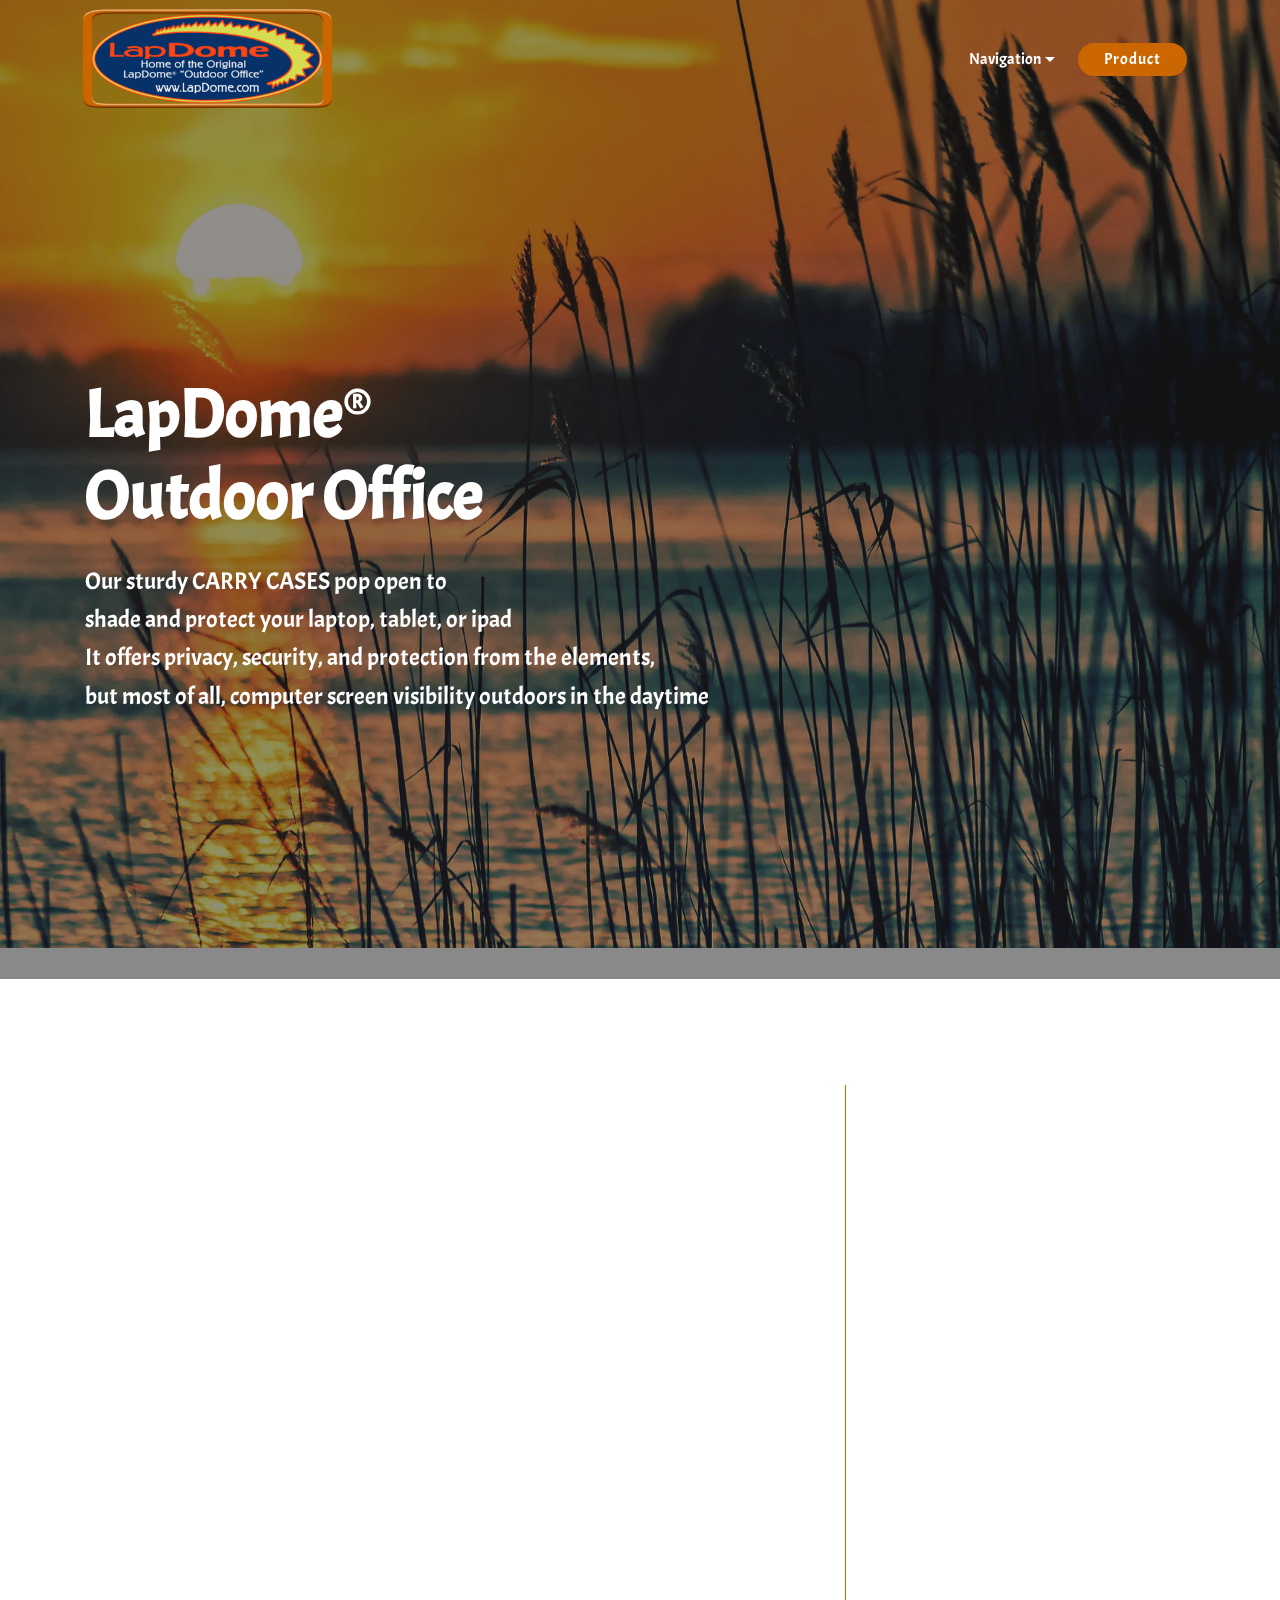
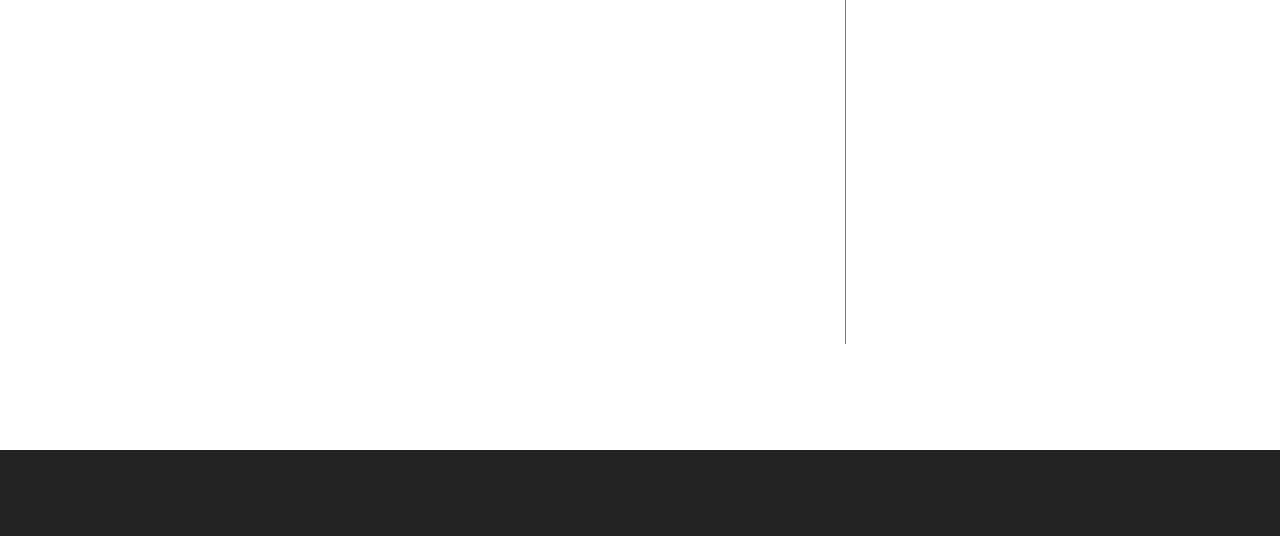
<file: products.html>
<!DOCTYPE html>
<html >
<head>
  <!-- Site made with Mobirise Website Builder v4.9.5, https://mobirise.com -->
  <meta charset="UTF-8">
  <meta http-equiv="X-UA-Compatible" content="IE=edge">
  <meta name="generator" content="Mobirise v4.9.5, mobirise.com">
  <meta name="viewport" content="width=device-width, initial-scale=1, minimum-scale=1">
  <link rel="shortcut icon" href="assets/images/lapdome650x-414x166.png" type="image/x-icon">
  <meta name="description" content="LapDome Outdoor Office">
  <title>Products</title>
  <link rel="stylesheet" href="assets/web/assets/mobirise-icons/mobirise-icons.css">
  <link rel="stylesheet" href="assets/tether/tether.min.css">
  <link rel="stylesheet" href="assets/bootstrap/css/bootstrap.min.css">
  <link rel="stylesheet" href="assets/bootstrap/css/bootstrap-grid.min.css">
  <link rel="stylesheet" href="assets/bootstrap/css/bootstrap-reboot.min.css">
  <link rel="stylesheet" href="assets/animatecss/animate.min.css">
  <link rel="stylesheet" href="assets/dropdown/css/style.css">
  <link rel="stylesheet" href="assets/theme/css/style.css">
  <link rel="stylesheet" href="assets/mobirise/css/mbr-additional.css" type="text/css">
  
  
  
</head>
<body>
  <section class="menu cid-rjdt5ZwBdf" once="menu" id="menu1-0">

    

    <nav class="navbar navbar-expand beta-menu navbar-dropdown align-items-center navbar-toggleable-sm bg-color transparent">
        <button class="navbar-toggler navbar-toggler-right" type="button" data-toggle="collapse" data-target="#navbarSupportedContent" aria-controls="navbarSupportedContent" aria-expanded="false" aria-label="Toggle navigation">
            <div class="hamburger">
                <span></span>
                <span></span>
                <span></span>
                <span></span>
            </div>
        </button>
        <div class="menu-logo">
            <div class="navbar-brand">
                <span class="navbar-logo">
                    <a href="https://mobirise.co">
                         <img src="assets/images/lapdome650x-414x166.png" alt="Mobirise" title="" style="height: 6.4rem;">
                    </a>
                </span>
                
            </div>
        </div>
        <div class="collapse navbar-collapse" id="navbarSupportedContent">
            <ul class="navbar-nav nav-dropdown" data-app-modern-menu="true"><li class="nav-item dropdown open">
                    <a class="nav-link link text-white dropdown-toggle display-4" href="https://lapdome.com/index.html" data-toggle="dropdown-submenu" aria-expanded="true" target="_blank">
                        
                        Navigation</a><div class="dropdown-menu"><a class="text-white dropdown-item display-4" href="https://lapdome.com/index.html"><span class="mbri-home mbr-iconfont mbr-iconfont-btn" style="color: rgb(204, 102, 0);"></span>Home</a><a class="text-white dropdown-item display-4" href="contact.html#contacts2-3" aria-expanded="false"><span class="mbri-letter mbr-iconfont mbr-iconfont-btn" style="color: rgb(204, 102, 0);"></span>Contact</a><a class="text-white dropdown-item display-4" href="awards.html#content4-3" aria-expanded="false"><span class="mbri-hearth mbr-iconfont mbr-iconfont-btn" style="color: rgb(204, 102, 0);"></span>Awards</a><a class="text-white dropdown-item display-4" href="userguide.html#gallery3-3" aria-expanded="false"><span class="mbri-star mbr-iconfont mbr-iconfont-btn" style="color: rgb(204, 102, 0);"></span>User Guide</a><a class="text-white dropdown-item display-4" href="testimonials.html#testimonials1-3" aria-expanded="false"><span class="mbri-like mbr-iconfont mbr-iconfont-btn" style="color: rgb(204, 102, 0);"></span>Testimonials</a><a class="text-white dropdown-item display-4" href="photogallery.html#gallery1-8" aria-expanded="false"><span class="mbri-camera mbr-iconfont mbr-iconfont-btn" style="color: rgb(204, 102, 0);"></span>Photo Gallery</a></div>
                </li></ul>
            <div class="navbar-buttons mbr-section-btn"><a class="btn btn-sm btn-primary display-4" href="products.html#services4-2">Product</a></div>
        </div>
    </nav>
</section>

<section class="engine"><a href="https://mobirise.info/z">best css templates</a></section><section class="header7 cid-rjdv8YuY7v mbr-fullscreen mbr-parallax-background" id="header7-1">

    

    <div class="mbr-overlay" style="opacity: 0.5; background-color: rgb(35, 35, 35);">
    </div>

    <div class="container">
        <div class="media-container-row">

            <div class="media-content align-right">
                <h1 class="mbr-section-title mbr-white pb-3 mbr-fonts-style display-1">
                    <strong><br><br></strong><br><strong><br></strong><strong>LapDome</strong>®<strong> &nbsp;</strong><strong>&nbsp;<br>Outdoor Office</strong></h1>
                <div class="mbr-section-text mbr-white pb-3">
                    <p class="mbr-text mbr-fonts-style display-5">Our sturdy CARRY CASES  pop open to <br>shade and protect your laptop, tablet, or ipad
<br>It offers privacy, security, and protection from the elements, <br>but most of all, computer screen visibility outdoors in the daytime&nbsp;<br></p><p><br></p><br><p><em>&nbsp;&nbsp;</em></p><p>&nbsp; &nbsp; &nbsp; &nbsp; &nbsp; &nbsp; &nbsp; &nbsp; &nbsp;&nbsp;</p><p>&nbsp; &nbsp;</p>
                </div>
                
            </div>

            <div class="mbr-figure" style="width: 60%;"><iframe class="mbr-embedded-video" src="https://www.youtube.com/embed/8-Vn8vaWrFs?rel=0&amp;amp;showinfo=0&amp;autoplay=0&amp;loop=0" width="1280" height="720" frameborder="0" allowfullscreen></iframe></div>

        </div>
    </div>
</section>

<section class="services4 cid-rjq5kvITPf" xmlns="http://www.w3.org/1999/html" id="services4-2">
    <!---->
    
    <!---->
    <!--Overlay-->
    
    <!--Container-->
    <div class="container">
        <div class="row">
            <!--Card-1-->
            <div class="card p-3 col-12">
                <div class="card-wrapper media-container-row media-container-row">
                    <div class="card-box">
                        <div class="row">
                            <div class="col-12 col-md-12 col-lg-4">
                                <div class="wrapper">
                                    <!--Image-->
                                    <div class="mbr-figure" style="width: 100%;">
                                        <img src="assets/images/soundman2a-440x293.jpg" alt="Mobirise" title="">
                                    </div>
                                </div>
                            </div>
                            <div class="col-12 col-md-7 col-lg-4">
                                <div class="wrapper col-left">
                                    <!--Title-->
                                    <h4 class="card-title mbr-fonts-style display-5">
                                        LapDome® Collapsible&nbsp;</h4>
                                    <!--Subtitle-->
                                    <p class="mbr-text mbr-fonts-style pt-3 display-7">The LapDome® "COLLAPSIBLE" - Super Lightweight - folds down and stores in a small flat bag.  This laptop computer CARRY CASE pops open to shade and protect your laptop.  It offers privacy, security, and protection from the elements, but most of all...computer screen visibility outdoors all of the time!
<br><br>Got WI-FI for your establishment? Custom ordering of this model with your logo on any or all four sides is COMING SOON!  Makes a Great Cabana Rental or Corporate Giveaway!&nbsp;&nbsp;
<br><br>Features....
<br>Use Collapsible as a sturdy laptop CARRY CASE  (Careful, it’s not padded!) 
<br><br>Designed to be perfect for 15-inch laptops, the Collapsible will accommodate SOME 17-inch laptops&nbsp;— snugly&nbsp;— if they are no larger than 16-inches wide, by 11-inches tall with the screen open
<br><br>Lockable front zipper door
<br><br>Collapsible “collapses” into the handy stow bag when not in use
<br><br>Use empty stow bag to carry along CDs, DVDs, batteries, lunch – whatever
<br><br>Stow bag is sized to fit in a standard padded laptop carry case&nbsp;(along with your laptop) for safe, long-distance transport&nbsp;<br></p>
                                </div>
                            </div>
                            <div class="col-12 col-md-5 col-lg-4">
                                <div class="wrapper border_wrapper">
                                    <!--Cost-->
                                    <p class="mbr-text mbr-fonts-style col-right mbr-black align-center display-2">
                                        $49.95</p>
                                    <!--Btn-->
                                    <div class="mbr-section-btn col-right align-center"><a href="https://www.designcart.net/cgi-bin/cart.cgi?AddItem=LapDome|%20LapDome® %20%22COLLAPSIBLE%22|49.95|1|||prompt|1.60000" class="btn m-0 btn-primary display-4"><span class="mbri-shopping-cart mbr-iconfont mbr-iconfont-btn" style="color: rgb(255, 255, 255);"></span>
                                            Add To Cart</a></div>
                                </div>
                            </div>
                        </div>
                    </div>
                </div>
            </div>
            <!--Card-2-->
            
            <!--Card-3-->
            
        </div>
    </div>
</section>

<section once="" class="cid-rjeqBuVbON" id="footer6-2">

    

    

    <div class="container">
        <div class="media-container-row align-center mbr-white">
            <div class="col-12">
                <p class="mbr-text mb-0 mbr-fonts-style display-7">
                    © Copyright 2006 LapDome® &nbsp; All Rights Reserved
                </p>
            </div>
        </div>
    </div>
</section>


  <script src="assets/web/assets/jquery/jquery.min.js"></script>
  <script src="assets/popper/popper.min.js"></script>
  <script src="assets/tether/tether.min.js"></script>
  <script src="assets/bootstrap/js/bootstrap.min.js"></script>
  <script src="assets/smoothscroll/smooth-scroll.js"></script>
  <script src="assets/touchswipe/jquery.touch-swipe.min.js"></script>
  <script src="assets/viewportchecker/jquery.viewportchecker.js"></script>
  <script src="assets/parallax/jarallax.min.js"></script>
  <script src="assets/dropdown/js/script.min.js"></script>
  <script src="assets/theme/js/script.js"></script>
  
  
 <div id="scrollToTop" class="scrollToTop mbr-arrow-up"><a style="text-align: center;"><i class="mbr-arrow-up-icon mbr-arrow-up-icon-cm cm-icon cm-icon-smallarrow-up"></i></a></div>
    <input name="animation" type="hidden">
  </body>
</html>
</file>
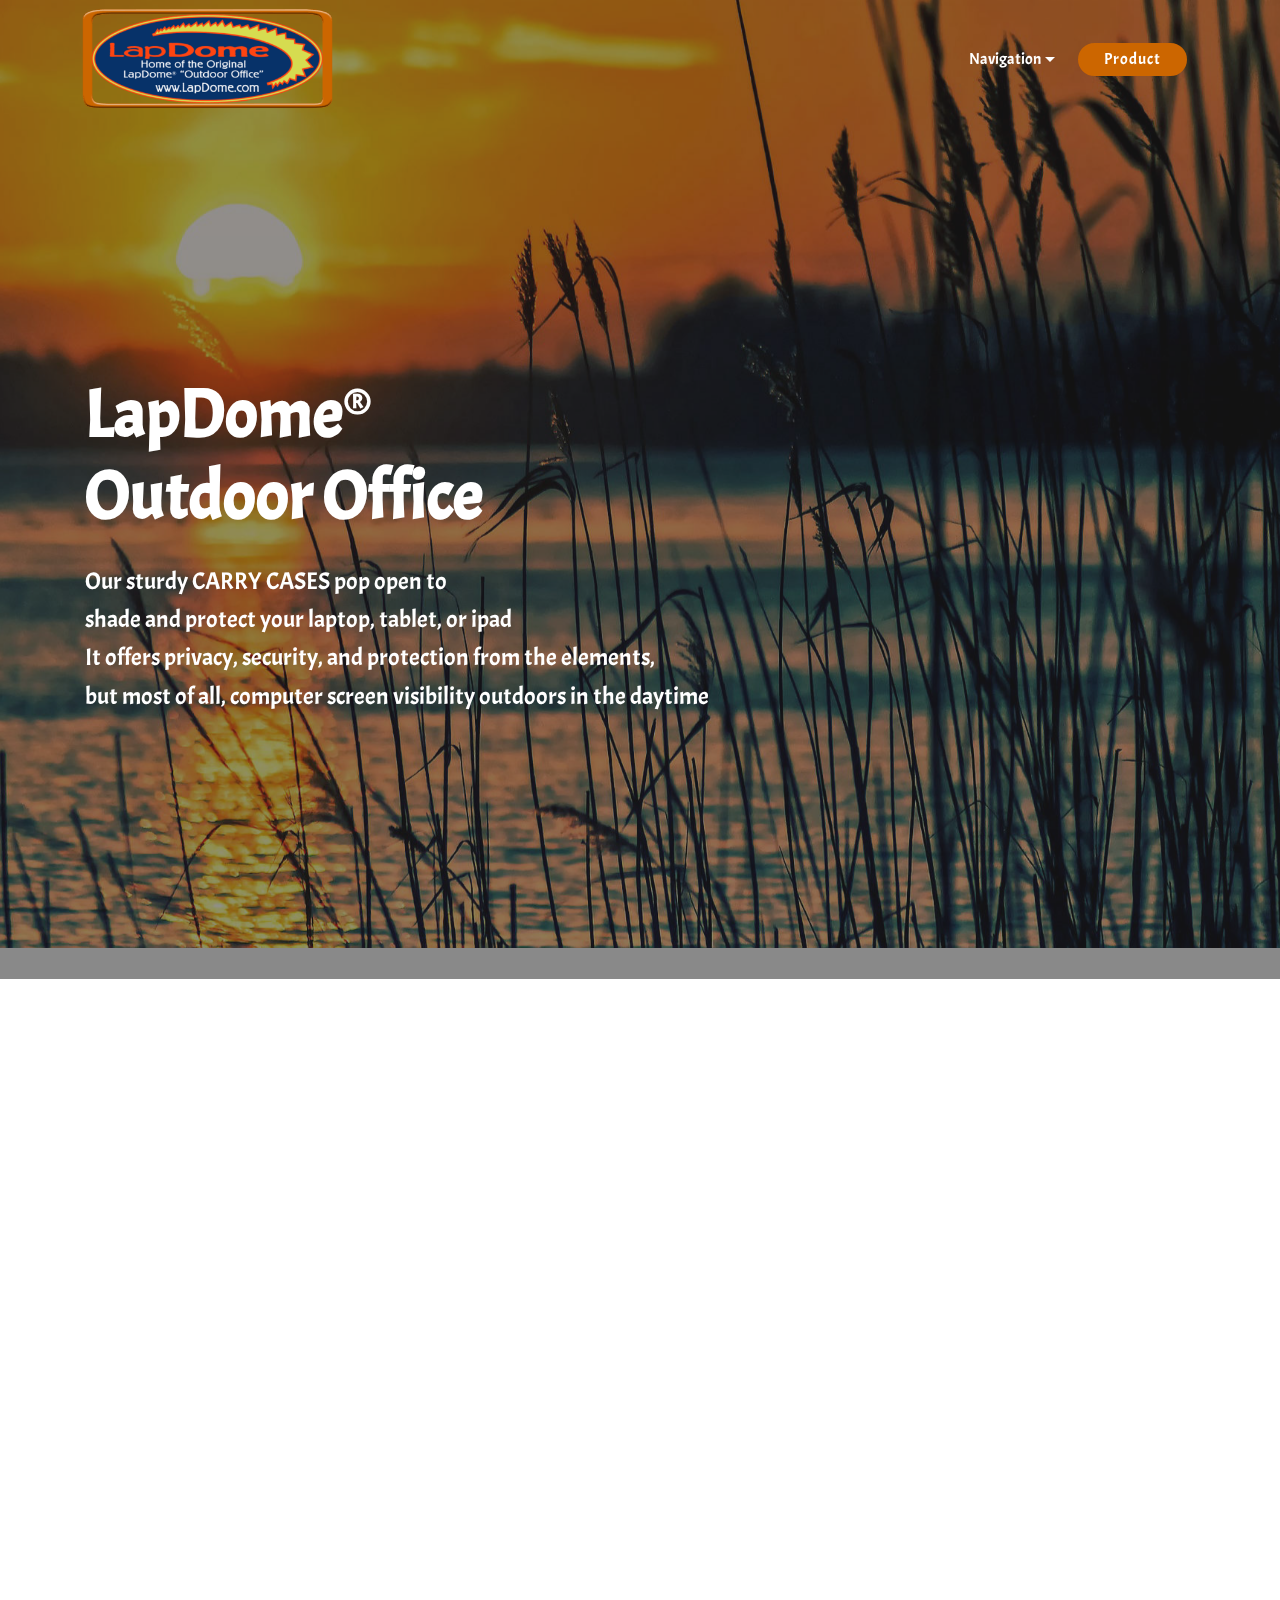
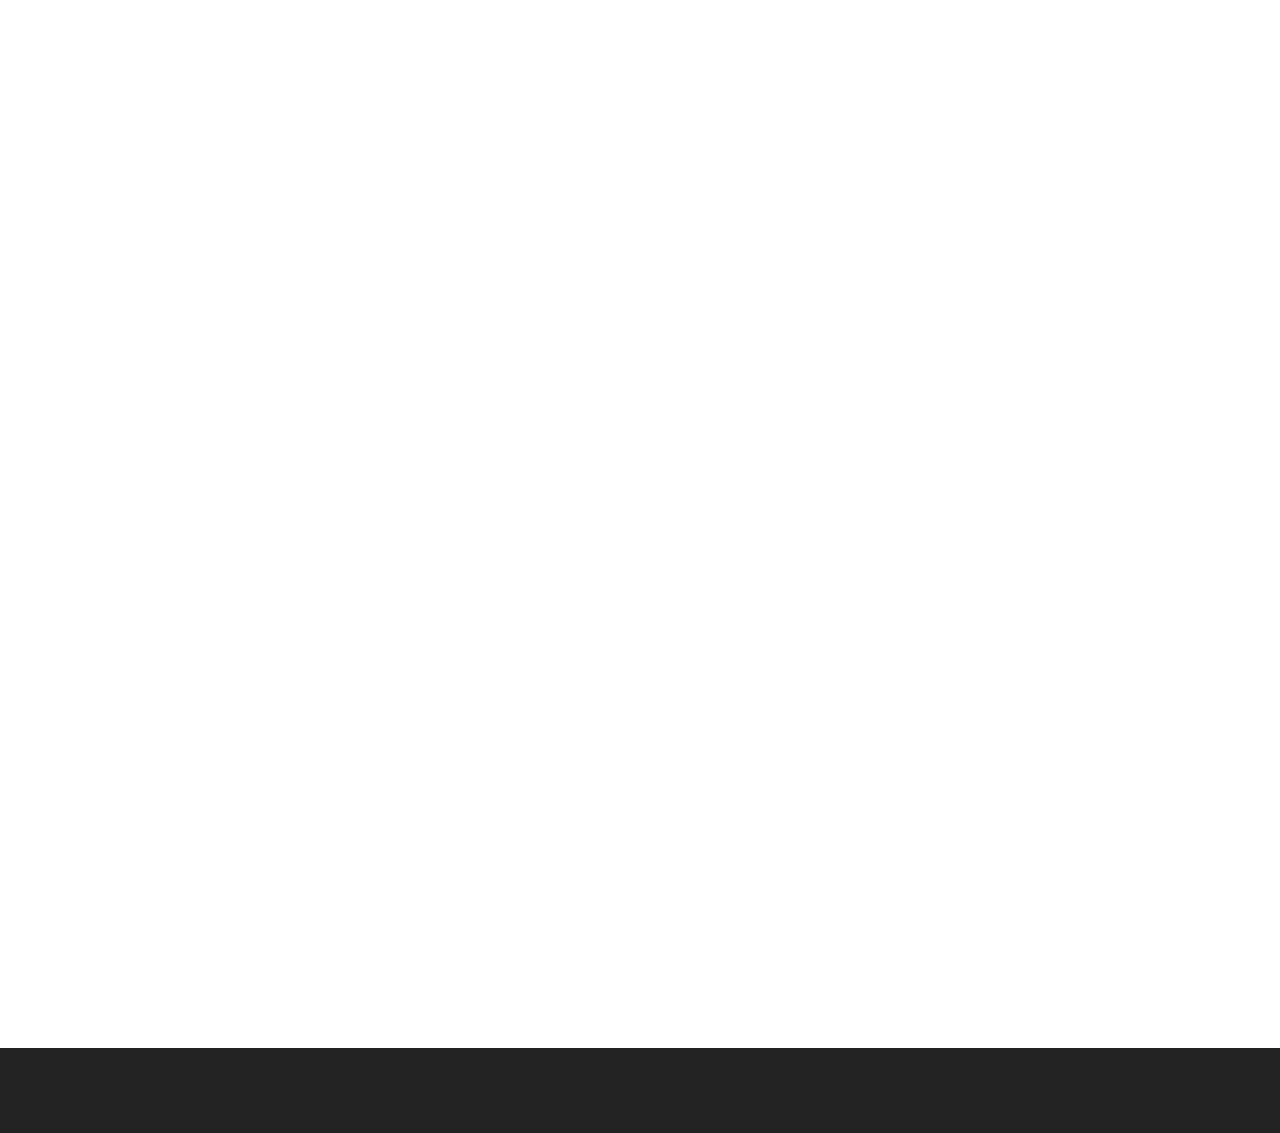
<file: testimonials.html>
<!DOCTYPE html>
<html >
<head>
  <!-- Site made with Mobirise Website Builder v4.9.5, https://mobirise.com -->
  <meta charset="UTF-8">
  <meta http-equiv="X-UA-Compatible" content="IE=edge">
  <meta name="generator" content="Mobirise v4.9.5, mobirise.com">
  <meta name="viewport" content="width=device-width, initial-scale=1, minimum-scale=1">
  <link rel="shortcut icon" href="assets/images/lapdome650x-414x166.png" type="image/x-icon">
  <meta name="description" content="LapDome Outdoor Office">
  <title>Testimonials</title>
  <link rel="stylesheet" href="assets/web/assets/mobirise-icons/mobirise-icons.css">
  <link rel="stylesheet" href="assets/tether/tether.min.css">
  <link rel="stylesheet" href="assets/bootstrap/css/bootstrap.min.css">
  <link rel="stylesheet" href="assets/bootstrap/css/bootstrap-grid.min.css">
  <link rel="stylesheet" href="assets/bootstrap/css/bootstrap-reboot.min.css">
  <link rel="stylesheet" href="assets/animatecss/animate.min.css">
  <link rel="stylesheet" href="assets/dropdown/css/style.css">
  <link rel="stylesheet" href="assets/theme/css/style.css">
  <link rel="stylesheet" href="assets/mobirise/css/mbr-additional.css" type="text/css">
  
  
  
</head>
<body>
  <section class="menu cid-rjdt5ZwBdf" once="menu" id="menu1-0">

    

    <nav class="navbar navbar-expand beta-menu navbar-dropdown align-items-center navbar-toggleable-sm bg-color transparent">
        <button class="navbar-toggler navbar-toggler-right" type="button" data-toggle="collapse" data-target="#navbarSupportedContent" aria-controls="navbarSupportedContent" aria-expanded="false" aria-label="Toggle navigation">
            <div class="hamburger">
                <span></span>
                <span></span>
                <span></span>
                <span></span>
            </div>
        </button>
        <div class="menu-logo">
            <div class="navbar-brand">
                <span class="navbar-logo">
                    <a href="https://mobirise.co">
                         <img src="assets/images/lapdome650x-414x166.png" alt="Mobirise" title="" style="height: 6.4rem;">
                    </a>
                </span>
                
            </div>
        </div>
        <div class="collapse navbar-collapse" id="navbarSupportedContent">
            <ul class="navbar-nav nav-dropdown" data-app-modern-menu="true"><li class="nav-item dropdown open">
                    <a class="nav-link link text-white dropdown-toggle display-4" href="https://lapdome.com/index.html" data-toggle="dropdown-submenu" aria-expanded="true" target="_blank">
                        
                        Navigation</a><div class="dropdown-menu"><a class="text-white dropdown-item display-4" href="https://lapdome.com/index.html"><span class="mbri-home mbr-iconfont mbr-iconfont-btn" style="color: rgb(204, 102, 0);"></span>Home</a><a class="text-white dropdown-item display-4" href="contact.html#contacts2-3" aria-expanded="false"><span class="mbri-letter mbr-iconfont mbr-iconfont-btn" style="color: rgb(204, 102, 0);"></span>Contact</a><a class="text-white dropdown-item display-4" href="awards.html#content4-3" aria-expanded="false"><span class="mbri-hearth mbr-iconfont mbr-iconfont-btn" style="color: rgb(204, 102, 0);"></span>Awards</a><a class="text-white dropdown-item display-4" href="userguide.html#gallery3-3" aria-expanded="false"><span class="mbri-star mbr-iconfont mbr-iconfont-btn" style="color: rgb(204, 102, 0);"></span>User Guide</a><a class="text-white dropdown-item display-4" href="testimonials.html#testimonials1-3" aria-expanded="false"><span class="mbri-like mbr-iconfont mbr-iconfont-btn" style="color: rgb(204, 102, 0);"></span>Testimonials</a><a class="text-white dropdown-item display-4" href="photogallery.html#gallery1-8" aria-expanded="false"><span class="mbri-camera mbr-iconfont mbr-iconfont-btn" style="color: rgb(204, 102, 0);"></span>Photo Gallery</a></div>
                </li></ul>
            <div class="navbar-buttons mbr-section-btn"><a class="btn btn-sm btn-primary display-4" href="products.html#services4-2">Product</a></div>
        </div>
    </nav>
</section>

<section class="engine"><a href="https://mobirise.info">Mobirise</a></section><section class="header7 cid-rjdv8YuY7v mbr-fullscreen mbr-parallax-background" id="header7-1">

    

    <div class="mbr-overlay" style="opacity: 0.5; background-color: rgb(35, 35, 35);">
    </div>

    <div class="container">
        <div class="media-container-row">

            <div class="media-content align-right">
                <h1 class="mbr-section-title mbr-white pb-3 mbr-fonts-style display-1">
                    <strong><br><br></strong><br><strong><br></strong><strong>LapDome</strong>®<strong> &nbsp;</strong><strong>&nbsp;<br>Outdoor Office</strong></h1>
                <div class="mbr-section-text mbr-white pb-3">
                    <p class="mbr-text mbr-fonts-style display-5">Our sturdy CARRY CASES  pop open to <br>shade and protect your laptop, tablet, or ipad
<br>It offers privacy, security, and protection from the elements, <br>but most of all, computer screen visibility outdoors in the daytime&nbsp;<br></p><p><br></p><br><p><em>&nbsp;&nbsp;</em></p><p>&nbsp; &nbsp;&nbsp;</p><p>&nbsp; &nbsp;</p>
                </div>
                
            </div>

            <div class="mbr-figure" style="width: 60%;"><iframe class="mbr-embedded-video" src="https://www.youtube.com/embed/8-Vn8vaWrFs?rel=0&amp;amp;showinfo=0&amp;autoplay=0&amp;loop=0" width="1280" height="720" frameborder="0" allowfullscreen></iframe></div>

        </div>
    </div>
</section>

<section class="testimonials1 cid-rjukmZjDJx" id="testimonials1-3">

    

    
    <div class="container">
        <div class="media-container-row">
            <div class="title col-12 align-center">
                <h2 class="pb-3 mbr-fonts-style display-2">
                    WHAT OUR LAPDOME® USERS SAY
                </h2>
                <h3 class="mbr-section-subtitle mbr-light pb-3 mbr-fonts-style display-5">&nbsp; &nbsp; &nbsp; &nbsp; &nbsp; &nbsp; &nbsp; &nbsp; &nbsp; &nbsp; &nbsp; &nbsp; &nbsp; &nbsp; &nbsp; &nbsp; &nbsp; &nbsp; &nbsp; &nbsp; &nbsp; &nbsp; &nbsp; &nbsp; &nbsp; &nbsp; &nbsp; &nbsp; &nbsp; &nbsp; &nbsp; &nbsp; &nbsp; &nbsp; &nbsp; &nbsp; &nbsp; &nbsp; &nbsp; &nbsp; &nbsp; &nbsp; &nbsp; &nbsp; &nbsp; &nbsp; &nbsp; &nbsp; &nbsp; &nbsp; &nbsp; &nbsp; &nbsp; &nbsp; &nbsp; &nbsp; &nbsp; &nbsp; &nbsp; &nbsp; &nbsp; &nbsp; &nbsp; &nbsp; &nbsp; &nbsp; &nbsp; &nbsp; &nbsp; &nbsp; &nbsp; &nbsp; &nbsp; &nbsp; &nbsp; &nbsp; &nbsp; &nbsp; &nbsp; &nbsp; &nbsp; &nbsp; &nbsp; &nbsp; &nbsp; &nbsp; &nbsp;</h3>
            </div>
        </div>
    </div>

    <div class="container pt-3 mt-2">
        <div class="media-container-row">
            <div class="mbr-testimonial p-3 align-center col-12 col-md-6 col-lg-4">
                <div class="panel-item p-3">
                    <div class="card-block">
                        
                        <p class="mbr-text mbr-fonts-style display-7">I cannot tell you how pleased I have been with your invention.  It has worked remarkably well in all conditions, and is great for work on a new jobsite where your truck is your office.  Thank you for allowing me to be a test case for the LapDome® "Outdoor Office", and I look forward to seeing your product on retail store shelves soon.<br></p>
                    </div>
                    <div class="card-footer">
                        <div class="mbr-author-name mbr-bold mbr-fonts-style display-7">B. Werner&nbsp;</div>
                        <small class="mbr-author-desc mbr-italic mbr-light mbr-fonts-style display-7">
                               Tricon Construction, Inc</small>
                    </div>
                </div>
            </div>

            <div class="mbr-testimonial p-3 align-center col-12 col-md-6 col-lg-4">
                <div class="panel-item p-3">
                    <div class="card-block">
                        
                        <p class="mbr-text mbr-fonts-style display-7">The LapDome® "Outdoor Office" is a winner!  I spend a great deal of my time, both business and leisure, outdoors.  To actually be able to use my laptop outside is a huge asset.   Whether sitting on the deck, or in the field I can clearly see the screen with little, or no sun glare - and that makes me One Happy Camper!<br>Thanks for making such a great product!<br>  </p>
                    </div>
                    <div class="card-footer">
                        <div class="mbr-author-name mbr-bold mbr-fonts-style display-7">Mike Schwiebert&nbsp;</div>
                        <small class="mbr-author-desc mbr-italic mbr-light mbr-fonts-style display-7">
                               Marketing Coordinator 
                        </small>
                    </div>
                </div>
            </div>

            <div class="mbr-testimonial p-3 align-center col-12 col-md-6 col-lg-4">
                <div class="panel-item p-3">
                    <div class="card-block">
                        
                        <p class="mbr-text mbr-fonts-style display-7">Thanks for the LapDome® "Outdoor Office".  It is a complete necessity when working outside.  There is no glare, and you can see the screen perfectly.  It's perfect anywhere there is a lot of light.  I wouldn't be without one since having this one.  I'm sure as people use this item they will also feel the same way.  
<br>Thanks again,&nbsp;<br></p>
                    </div>
                    <div class="card-footer">
                        <div class="mbr-author-name mbr-bold mbr-fonts-style display-7">Richard Clark&nbsp;</div>
                        <small class="mbr-author-desc mbr-italic mbr-light mbr-fonts-style display-7">
                               Financial Services and Insurance Products
                        </small>
                    </div>
                </div>
            </div>

            <div class="mbr-testimonial p-3 align-center col-12 col-md-6 col-lg-4">
                <div class="panel-item p-3">
                    <div class="card-block">
                        
                        <p class="mbr-text mbr-fonts-style display-7">I just wanted to drop a line to let you know how happy I&nbsp;am with my Lapdome® Collapsible.  I use it quite often while doing&nbsp;Astrophotography.. it really is a pleasure to have a cozy home for&nbsp;my laptop while keeping the bright light from the laptop bothering others, and lighting up the imaging area.  I find it amazing that it keeps the dew from collecting on the laptop. The&nbsp;laptop heat keeps it warm inside even on very cold nights the&nbsp;laptop remains frost free while everything around me is covered in&nbsp;ice.
<br>Your materials and workmanship are great, and I can wholeheartedly&nbsp;recommend this product to anyone looking at Astronomy while using a&nbsp;laptop.. one of the necessities I feel you should own!
<br>Best regards,&nbsp;<br></p>
                    </div>
                    <div class="card-footer">
                        <div class="mbr-author-name mbr-bold mbr-fonts-style display-7">Dave Yates</div>
                        <small class="mbr-author-desc mbr-italic mbr-light mbr-fonts-style display-7">
                               Engineering Manager
                        </small>
                    </div>
                </div>
            </div>

            <div class="mbr-testimonial p-3 align-center col-12 col-md-6 col-lg-4">
                <div class="panel-item p-3">
                    <div class="card-block">
                        
                        <p class="mbr-text mbr-fonts-style display-7">
                           I use the LapDome® "Outdoor Office" whenever the urge to fool with spreadsheets and the like takes me out on my deck.  None of that 'crummy' sunset stuff, or dog hair gets on my lovely screen, and I can enjoy the company of my furry buddies as well as work, or some semblance thereof.
                        </p>
                    </div>
                    <div class="card-footer">
                        <div class="mbr-author-name mbr-bold mbr-fonts-style display-7">&nbsp; &nbsp; Bill King</div>
                        <small class="mbr-author-desc mbr-italic mbr-light mbr-fonts-style display-7">
                               Maui, Hawaii
                        </small>
                    </div>
                </div>
            </div>

            <div class="mbr-testimonial p-3 align-center col-12 col-md-6 col-lg-4">
                <div class="panel-item p-3">
                    <div class="card-block">
                        
                        <p class="mbr-text mbr-fonts-style display-7">I recently returned from my voyage, which took us from Catalina to the Sea of Cortez.  I had many occasions to test your LapDome® "Outdoor Office".  It completely fixed the outside glare problem, and also protected my laptop from the intense sun and salt spray, allowing me to work on deck, which was much more enjoyable.  I was also able to download my digital photos, and getting to the connections was no problem - Plenty of room.  I didn't have occasion to use the back pack feature, but will be taking it into the mountains of Colorado this fall, and I'm sure this will be a handy feature.  I believe this invention will find many users when it hits the market.  Good luck in your endeavors.  I'll send a further report in the fall.<br>Aloha,&nbsp;<br>
                    </p></div>
                    <div class="card-footer">
                        <div class="mbr-author-name mbr-bold mbr-fonts-style display-7">Frank Halladay</div>
                        <small class="mbr-author-desc mbr-italic mbr-light mbr-fonts-style display-7"></small>
                    </div>
                </div>
            </div>
        </div>
    </div>   
</section>

<section once="" class="cid-rjeqBuVbON" id="footer6-2">

    

    

    <div class="container">
        <div class="media-container-row align-center mbr-white">
            <div class="col-12">
                <p class="mbr-text mb-0 mbr-fonts-style display-7">
                    © Copyright 2006 LapDome® &nbsp; All Rights Reserved
                </p>
            </div>
        </div>
    </div>
</section>


  <script src="assets/web/assets/jquery/jquery.min.js"></script>
  <script src="assets/popper/popper.min.js"></script>
  <script src="assets/tether/tether.min.js"></script>
  <script src="assets/bootstrap/js/bootstrap.min.js"></script>
  <script src="assets/smoothscroll/smooth-scroll.js"></script>
  <script src="assets/viewportchecker/jquery.viewportchecker.js"></script>
  <script src="assets/dropdown/js/script.min.js"></script>
  <script src="assets/touchswipe/jquery.touch-swipe.min.js"></script>
  <script src="assets/parallax/jarallax.min.js"></script>
  <script src="assets/theme/js/script.js"></script>
  
  
 <div id="scrollToTop" class="scrollToTop mbr-arrow-up"><a style="text-align: center;"><i class="mbr-arrow-up-icon mbr-arrow-up-icon-cm cm-icon cm-icon-smallarrow-up"></i></a></div>
    <input name="animation" type="hidden">
  </body>
</html>
</file>
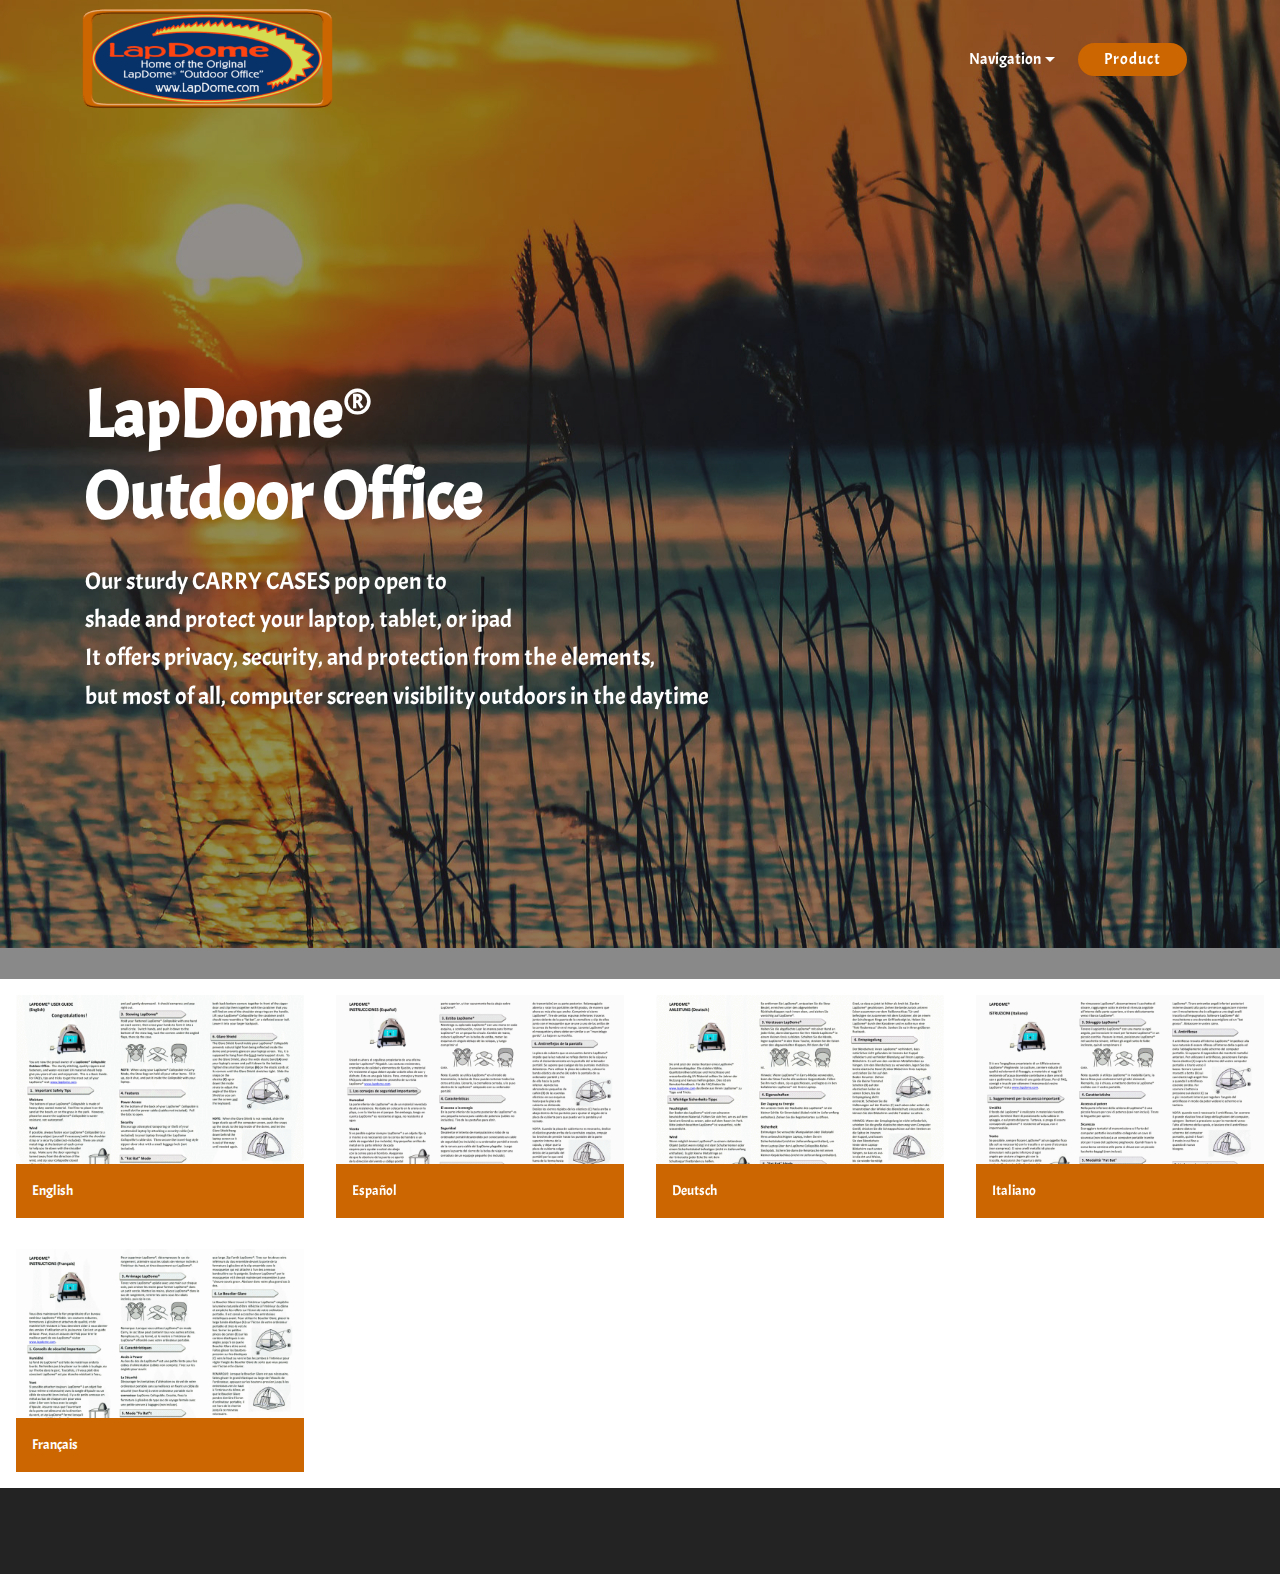
<file: userguide.html>
<!DOCTYPE html>
<html >
<head>
  <!-- Site made with Mobirise Website Builder v4.9.5, https://mobirise.com -->
  <meta charset="UTF-8">
  <meta http-equiv="X-UA-Compatible" content="IE=edge">
  <meta name="generator" content="Mobirise v4.9.5, mobirise.com">
  <meta name="viewport" content="width=device-width, initial-scale=1, minimum-scale=1">
  <link rel="shortcut icon" href="assets/images/lapdome650x-414x166.png" type="image/x-icon">
  <meta name="description" content="LapDome Outdoor Office">
  <title>User Guide</title>
  <link rel="stylesheet" href="assets/web/assets/mobirise-icons/mobirise-icons.css">
  <link rel="stylesheet" href="assets/tether/tether.min.css">
  <link rel="stylesheet" href="assets/bootstrap/css/bootstrap.min.css">
  <link rel="stylesheet" href="assets/bootstrap/css/bootstrap-grid.min.css">
  <link rel="stylesheet" href="assets/bootstrap/css/bootstrap-reboot.min.css">
  <link rel="stylesheet" href="assets/dropdown/css/style.css">
  <link rel="stylesheet" href="assets/animatecss/animate.min.css">
  <link rel="stylesheet" href="assets/theme/css/style.css">
  <link rel="stylesheet" href="assets/gallery/style.css">
  <link rel="stylesheet" href="assets/mobirise/css/mbr-additional.css" type="text/css">
  
  
  
</head>
<body>
  <section class="menu cid-rjdt5ZwBdf" once="menu" id="menu1-0">

    

    <nav class="navbar navbar-expand beta-menu navbar-dropdown align-items-center navbar-toggleable-sm bg-color transparent">
        <button class="navbar-toggler navbar-toggler-right" type="button" data-toggle="collapse" data-target="#navbarSupportedContent" aria-controls="navbarSupportedContent" aria-expanded="false" aria-label="Toggle navigation">
            <div class="hamburger">
                <span></span>
                <span></span>
                <span></span>
                <span></span>
            </div>
        </button>
        <div class="menu-logo">
            <div class="navbar-brand">
                <span class="navbar-logo">
                    <a href="https://mobirise.co">
                         <img src="assets/images/lapdome650x-414x166.png" alt="Mobirise" title="" style="height: 6.4rem;">
                    </a>
                </span>
                
            </div>
        </div>
        <div class="collapse navbar-collapse" id="navbarSupportedContent">
            <ul class="navbar-nav nav-dropdown" data-app-modern-menu="true"><li class="nav-item dropdown open">
                    <a class="nav-link link text-white dropdown-toggle display-4" href="https://lapdome.com/index.html" data-toggle="dropdown-submenu" aria-expanded="true" target="_blank">
                        
                        Navigation</a><div class="dropdown-menu"><a class="text-white dropdown-item display-4" href="https://lapdome.com/index.html"><span class="mbri-home mbr-iconfont mbr-iconfont-btn" style="color: rgb(204, 102, 0);"></span>Home</a><a class="text-white dropdown-item display-4" href="contact.html#contacts2-3" aria-expanded="false"><span class="mbri-letter mbr-iconfont mbr-iconfont-btn" style="color: rgb(204, 102, 0);"></span>Contact</a><a class="text-white dropdown-item display-4" href="awards.html#content4-3" aria-expanded="false"><span class="mbri-hearth mbr-iconfont mbr-iconfont-btn" style="color: rgb(204, 102, 0);"></span>Awards</a><a class="text-white dropdown-item display-4" href="userguide.html#gallery3-3" aria-expanded="false"><span class="mbri-star mbr-iconfont mbr-iconfont-btn" style="color: rgb(204, 102, 0);"></span>User Guide</a><a class="text-white dropdown-item display-4" href="testimonials.html#testimonials1-3" aria-expanded="false"><span class="mbri-like mbr-iconfont mbr-iconfont-btn" style="color: rgb(204, 102, 0);"></span>Testimonials</a><a class="text-white dropdown-item display-4" href="photogallery.html#gallery1-8" aria-expanded="false"><span class="mbri-camera mbr-iconfont mbr-iconfont-btn" style="color: rgb(204, 102, 0);"></span>Photo Gallery</a></div>
                </li></ul>
            <div class="navbar-buttons mbr-section-btn"><a class="btn btn-sm btn-primary display-4" href="products.html#services4-2">Product</a></div>
        </div>
    </nav>
</section>

<section class="engine"><a href="https://mobirise.info/l">free website templates</a></section><section class="header7 cid-rjdv8YuY7v mbr-fullscreen mbr-parallax-background" id="header7-1">

    

    <div class="mbr-overlay" style="opacity: 0.5; background-color: rgb(35, 35, 35);">
    </div>

    <div class="container">
        <div class="media-container-row">

            <div class="media-content align-right">
                <h1 class="mbr-section-title mbr-white pb-3 mbr-fonts-style display-1">
                    <strong><br><br></strong><br><strong><br></strong><strong>LapDome</strong>®<strong> &nbsp;</strong><strong>&nbsp;<br>Outdoor Office</strong></h1>
                <div class="mbr-section-text mbr-white pb-3">
                    <p class="mbr-text mbr-fonts-style display-5">Our sturdy CARRY CASES  pop open to <br>shade and protect your laptop, tablet, or ipad
<br>It offers privacy, security, and protection from the elements, <br>but most of all, computer screen visibility outdoors in the daytime&nbsp;<br></p><p><br></p><br><p><em>&nbsp;&nbsp;</em></p><p>&nbsp; &nbsp;&nbsp;</p><p>&nbsp; &nbsp;</p>
                </div>
                
            </div>

            <div class="mbr-figure" style="width: 60%;"><iframe class="mbr-embedded-video" src="https://www.youtube.com/embed/8-Vn8vaWrFs?rel=0&amp;amp;showinfo=0&amp;autoplay=0&amp;loop=0" width="1280" height="720" frameborder="0" allowfullscreen></iframe></div>

        </div>
    </div>
</section>

<section class="mbr-gallery mbr-slider-carousel cid-rjqpZ7BYqW" id="gallery3-3">

    

    <div>
        <div><!-- Filter --><!-- Gallery --><div class="mbr-gallery-row"><div class="mbr-gallery-layout-default"><div><div><div class="mbr-gallery-item mbr-gallery-item--p2" data-video-url="false" data-tags="Awesome"><div href="#lb-gallery3-3" data-slide-to="0" data-toggle="modal"><img src="assets/images/lapdomeuserguide-english-1000x773-800x618.png" alt="" title=""><span class="icon-focus"></span><span class="mbr-gallery-title mbr-fonts-style display-7">English</span></div></div><div class="mbr-gallery-item mbr-gallery-item--p2" data-video-url="false" data-tags="Responsive"><div href="#lb-gallery3-3" data-slide-to="1" data-toggle="modal"><img src="assets/images/lapdomeuserguide-spanish-1000x773-800x618.png" alt="" title=""><span class="icon-focus"></span><span class="mbr-gallery-title mbr-fonts-style display-7">Español</span></div></div><div class="mbr-gallery-item mbr-gallery-item--p2" data-video-url="false" data-tags="Creative"><div href="#lb-gallery3-3" data-slide-to="2" data-toggle="modal"><img src="assets/images/lapdomeuserguide-deutsch-1000x773-800x618.png" alt="" title=""><span class="icon-focus"></span><span class="mbr-gallery-title mbr-fonts-style display-7">Deutsch</span></div></div><div class="mbr-gallery-item mbr-gallery-item--p2" data-video-url="false" data-tags="Awesome"><div href="#lb-gallery3-3" data-slide-to="3" data-toggle="modal"><img src="assets/images/lapdomeuserguide-italiano-1000x773-800x618.png" alt="" title=""><span class="icon-focus"></span><span class="mbr-gallery-title mbr-fonts-style display-7">Italiano</span></div></div><div class="mbr-gallery-item mbr-gallery-item--p2" data-video-url="false" data-tags="Responsive"><div href="#lb-gallery3-3" data-slide-to="4" data-toggle="modal"><img src="assets/images/lapdomeuserguide-french-1000x773-800x618.png" alt="" title=""><span class="icon-focus"></span><span class="mbr-gallery-title mbr-fonts-style display-7">Français</span></div></div></div></div><div class="clearfix"></div></div></div><!-- Lightbox --><div data-app-prevent-settings="" class="mbr-slider modal fade carousel slide" tabindex="-1" data-keyboard="true" data-interval="false" id="lb-gallery3-3"><div class="modal-dialog"><div class="modal-content"><div class="modal-body"><div class="carousel-inner"><div class="carousel-item"><img src="assets/images/lapdomeuserguide-english-1000x773.png" alt="" title=""></div><div class="carousel-item"><img src="assets/images/lapdomeuserguide-spanish-1000x773.png" alt="" title=""></div><div class="carousel-item"><img src="assets/images/lapdomeuserguide-deutsch-1000x773.png" alt="" title=""></div><div class="carousel-item"><img src="assets/images/lapdomeuserguide-italiano-1000x773.png" alt="" title=""></div><div class="carousel-item active"><img src="assets/images/lapdomeuserguide-french-1000x773.png" alt="" title=""></div></div><a class="carousel-control carousel-control-prev" role="button" data-slide="prev" href="#lb-gallery3-3"><span class="mbri-left mbr-iconfont" aria-hidden="true"></span><span class="sr-only">Previous</span></a><a class="carousel-control carousel-control-next" role="button" data-slide="next" href="#lb-gallery3-3"><span class="mbri-right mbr-iconfont" aria-hidden="true"></span><span class="sr-only">Next</span></a><a class="close" href="#" role="button" data-dismiss="modal"><span class="sr-only">Close</span></a></div></div></div></div></div>
    </div>

</section>

<section once="" class="cid-rjeqBuVbON" id="footer6-2">

    

    

    <div class="container">
        <div class="media-container-row align-center mbr-white">
            <div class="col-12">
                <p class="mbr-text mb-0 mbr-fonts-style display-7">
                    © Copyright 2006 LapDome® &nbsp; All Rights Reserved
                </p>
            </div>
        </div>
    </div>
</section>


  <script src="assets/web/assets/jquery/jquery.min.js"></script>
  <script src="assets/popper/popper.min.js"></script>
  <script src="assets/tether/tether.min.js"></script>
  <script src="assets/bootstrap/js/bootstrap.min.js"></script>
  <script src="assets/smoothscroll/smooth-scroll.js"></script>
  <script src="assets/dropdown/js/script.min.js"></script>
  <script src="assets/touchswipe/jquery.touch-swipe.min.js"></script>
  <script src="assets/vimeoplayer/jquery.mb.vimeo_player.js"></script>
  <script src="assets/parallax/jarallax.min.js"></script>
  <script src="assets/masonry/masonry.pkgd.min.js"></script>
  <script src="assets/imagesloaded/imagesloaded.pkgd.min.js"></script>
  <script src="assets/bootstrapcarouselswipe/bootstrap-carousel-swipe.js"></script>
  <script src="assets/viewportchecker/jquery.viewportchecker.js"></script>
  <script src="assets/theme/js/script.js"></script>
  <script src="assets/gallery/player.min.js"></script>
  <script src="assets/gallery/script.js"></script>
  <script src="assets/slidervideo/script.js"></script>
  
  
 <div id="scrollToTop" class="scrollToTop mbr-arrow-up"><a style="text-align: center;"><i class="mbr-arrow-up-icon mbr-arrow-up-icon-cm cm-icon cm-icon-smallarrow-up"></i></a></div>
    <input name="animation" type="hidden">
  </body>
</html>
</file>
<file: assets/web/assets/mobirise-icons/mobirise-icons.css>
@font-face {
  font-family: 'MobiriseIcons';
  src:  url('mobirise-icons.eot?spat4u');
  src:  url('mobirise-icons.eot?spat4u#iefix') format('embedded-opentype'),
    url('mobirise-icons.ttf?spat4u') format('truetype'),
    url('mobirise-icons.woff?spat4u') format('woff'),
    url('mobirise-icons.svg?spat4u#MobiriseIcons') format('svg');
  font-weight: normal;
  font-style: normal;
}

[class^="mbri-"], [class*=" mbri-"] {
  /* use !important to prevent issues with browser extensions that change fonts */
  font-family: MobiriseIcons !important;
  speak: none;
  font-style: normal;
  font-weight: normal;
  font-variant: normal;
  text-transform: none;
  line-height: 1;

  /* Better Font Rendering =========== */
  -webkit-font-smoothing: antialiased;
  -moz-osx-font-smoothing: grayscale;
}

.mbri-add-submenu:before {
  content: "\e900";
}
.mbri-alert:before {
  content: "\e901";
}
.mbri-align-center:before {
  content: "\e902";
}
.mbri-align-justify:before {
  content: "\e903";
}
.mbri-align-left:before {
  content: "\e904";
}
.mbri-align-right:before {
  content: "\e905";
}
.mbri-android:before {
  content: "\e906";
}
.mbri-apple:before {
  content: "\e907";
}
.mbri-arrow-down:before {
  content: "\e908";
}
.mbri-arrow-next:before {
  content: "\e909";
}
.mbri-arrow-prev:before {
  content: "\e90a";
}
.mbri-arrow-up:before {
  content: "\e90b";
}
.mbri-bold:before {
  content: "\e90c";
}
.mbri-bookmark:before {
  content: "\e90d";
}
.mbri-bootstrap:before {
  content: "\e90e";
}
.mbri-briefcase:before {
  content: "\e90f";
}
.mbri-browse:before {
  content: "\e910";
}
.mbri-bulleted-list:before {
  content: "\e911";
}
.mbri-calendar:before {
  content: "\e912";
}
.mbri-camera:before {
  content: "\e913";
}
.mbri-cart-add:before {
  content: "\e914";
}
.mbri-cart-full:before {
  content: "\e915";
}
.mbri-cash:before {
  content: "\e916";
}
.mbri-change-style:before {
  content: "\e917";
}
.mbri-chat:before {
  content: "\e918";
}
.mbri-clock:before {
  content: "\e919";
}
.mbri-close:before {
  content: "\e91a";
}
.mbri-cloud:before {
  content: "\e91b";
}
.mbri-code:before {
  content: "\e91c";
}
.mbri-contact-form:before {
  content: "\e91d";
}
.mbri-credit-card:before {
  content: "\e91e";
}
.mbri-cursor-click:before {
  content: "\e91f";
}
.mbri-cust-feedback:before {
  content: "\e920";
}
.mbri-database:before {
  content: "\e921";
}
.mbri-delivery:before {
  content: "\e922";
}
.mbri-desktop:before {
  content: "\e923";
}
.mbri-devices:before {
  content: "\e924";
}
.mbri-down:before {
  content: "\e925";
}
.mbri-download:before {
  content: "\e989";
}
.mbri-drag-n-drop:before {
  content: "\e927";
}
.mbri-drag-n-drop2:before {
  content: "\e928";
}
.mbri-edit:before {
  content: "\e929";
}
.mbri-edit2:before {
  content: "\e92a";
}
.mbri-error:before {
  content: "\e92b";
}
.mbri-extension:before {
  content: "\e92c";
}
.mbri-features:before {
  content: "\e92d";
}
.mbri-file:before {
  content: "\e92e";
}
.mbri-flag:before {
  content: "\e92f";
}
.mbri-folder:before {
  content: "\e930";
}
.mbri-gift:before {
  content: "\e931";
}
.mbri-github:before {
  content: "\e932";
}
.mbri-globe:before {
  content: "\e933";
}
.mbri-globe-2:before {
  content: "\e934";
}
.mbri-growing-chart:before {
  content: "\e935";
}
.mbri-hearth:before {
  content: "\e936";
}
.mbri-help:before {
  content: "\e937";
}
.mbri-home:before {
  content: "\e938";
}
.mbri-hot-cup:before {
  content: "\e939";
}
.mbri-idea:before {
  content: "\e93a";
}
.mbri-image-gallery:before {
  content: "\e93b";
}
.mbri-image-slider:before {
  content: "\e93c";
}
.mbri-info:before {
  content: "\e93d";
}
.mbri-italic:before {
  content: "\e93e";
}
.mbri-key:before {
  content: "\e93f";
}
.mbri-laptop:before {
  content: "\e940";
}
.mbri-layers:before {
  content: "\e941";
}
.mbri-left-right:before {
  content: "\e942";
}
.mbri-left:before {
  content: "\e943";
}
.mbri-letter:before {
  content: "\e944";
}
.mbri-like:before {
  content: "\e945";
}
.mbri-link:before {
  content: "\e946";
}
.mbri-lock:before {
  content: "\e947";
}
.mbri-login:before {
  content: "\e948";
}
.mbri-logout:before {
  content: "\e949";
}
.mbri-magic-stick:before {
  content: "\e94a";
}
.mbri-map-pin:before {
  content: "\e94b";
}
.mbri-menu:before {
  content: "\e94c";
}
.mbri-mobile:before {
  content: "\e94d";
}
.mbri-mobile2:before {
  content: "\e94e";
}
.mbri-mobirise:before {
  content: "\e94f";
}
.mbri-more-horizontal:before {
  content: "\e950";
}
.mbri-more-vertical:before {
  content: "\e951";
}
.mbri-music:before {
  content: "\e952";
}
.mbri-new-file:before {
  content: "\e953";
}
.mbri-numbered-list:before {
  content: "\e954";
}
.mbri-opened-folder:before {
  content: "\e955";
}
.mbri-pages:before {
  content: "\e956";
}
.mbri-paper-plane:before {
  content: "\e957";
}
.mbri-paperclip:before {
  content: "\e958";
}
.mbri-photo:before {
  content: "\e959";
}
.mbri-photos:before {
  content: "\e95a";
}
.mbri-pin:before {
  content: "\e95b";
}
.mbri-play:before {
  content: "\e95c";
}
.mbri-plus:before {
  content: "\e95d";
}
.mbri-preview:before {
  content: "\e95e";
}
.mbri-print:before {
  content: "\e95f";
}
.mbri-protect:before {
  content: "\e960";
}
.mbri-question:before {
  content: "\e961";
}
.mbri-quote-left:before {
  content: "\e962";
}
.mbri-quote-right:before {
  content: "\e963";
}
.mbri-refresh:before {
  content: "\e964";
}
.mbri-responsive:before {
  content: "\e965";
}
.mbri-right:before {
  content: "\e966";
}
.mbri-rocket:before {
  content: "\e967";
}
.mbri-sad-face:before {
  content: "\e968";
}
.mbri-sale:before {
  content: "\e969";
}
.mbri-save:before {
  content: "\e96a";
}
.mbri-search:before {
  content: "\e96b";
}
.mbri-setting:before {
  content: "\e96c";
}
.mbri-setting2:before {
  content: "\e96d";
}
.mbri-setting3:before {
  content: "\e96e";
}
.mbri-share:before {
  content: "\e96f";
}
.mbri-shopping-bag:before {
  content: "\e970";
}
.mbri-shopping-basket:before {
  content: "\e971";
}
.mbri-shopping-cart:before {
  content: "\e972";
}
.mbri-sites:before {
  content: "\e973";
}
.mbri-smile-face:before {
  content: "\e974";
}
.mbri-speed:before {
  content: "\e975";
}
.mbri-star:before {
  content: "\e976";
}
.mbri-success:before {
  content: "\e977";
}
.mbri-sun:before {
  content: "\e978";
}
.mbri-sun2:before {
  content: "\e979";
}
.mbri-tablet:before {
  content: "\e97a";
}
.mbri-tablet-vertical:before {
  content: "\e97b";
}
.mbri-target:before {
  content: "\e97c";
}
.mbri-timer:before {
  content: "\e97d";
}
.mbri-to-ftp:before {
  content: "\e97e";
}
.mbri-to-local-drive:before {
  content: "\e97f";
}
.mbri-touch-swipe:before {
  content: "\e980";
}
.mbri-touch:before {
  content: "\e981";
}
.mbri-trash:before {
  content: "\e982";
}
.mbri-underline:before {
  content: "\e983";
}
.mbri-unlink:before {
  content: "\e984";
}
.mbri-unlock:before {
  content: "\e985";
}
.mbri-up-down:before {
  content: "\e986";
}
.mbri-up:before {
  content: "\e987";
}
.mbri-update:before {
  content: "\e988";
}
.mbri-upload:before {
 content: "\e926"; 
}
.mbri-user:before {
  content: "\e98a";
}
.mbri-user2:before {
  content: "\e98b";
}
.mbri-users:before {
  content: "\e98c";
}
.mbri-video:before {
  content: "\e98d";
}
.mbri-video-play:before {
  content: "\e98e";
}
.mbri-watch:before {
  content: "\e98f";
}
.mbri-website-theme:before {
  content: "\e990";
}
.mbri-wifi:before {
  content: "\e991";
}
.mbri-windows:before {
  content: "\e992";
}
.mbri-zoom-out:before {
  content: "\e993";
}
.mbri-redo:before {
  content: "\e994";
}
.mbri-undo:before {
  content: "\e995";
}
</file>
<file: assets/dropdown/css/style.css>
.navbar-dropdown {
  left: 0;
  padding: 0;
  position: absolute;
  right: 0;
  top: 0;
  transition: all 0.45s ease;
  z-index: 1030;
  background: #282828; }
  .navbar-dropdown .navbar-logo {
    margin-right: 0.8rem;
    transition: margin 0.3s ease-in-out;
    vertical-align: middle; }
    .navbar-dropdown .navbar-logo img {
      height: 3.125rem;
      transition: all 0.3s ease-in-out; }
    .navbar-dropdown .navbar-logo.mbr-iconfont {
      font-size: 3.125rem;
      line-height: 3.125rem; }
  .navbar-dropdown .navbar-caption {
    font-weight: 700;
    white-space: normal;
    vertical-align: -4px;
    line-height: 3.125rem !important; }
    .navbar-dropdown .navbar-caption, .navbar-dropdown .navbar-caption:hover {
      color: inherit;
      text-decoration: none; }
  .navbar-dropdown .mbr-iconfont + .navbar-caption {
    vertical-align: -1px; }
  .navbar-dropdown.navbar-fixed-top {
    position: fixed; }
  .navbar-dropdown .navbar-brand span {
    vertical-align: -4px; }
  .navbar-dropdown.bg-color.transparent {
    background: none; }
  .navbar-dropdown.navbar-short .navbar-brand {
    padding: 0.625rem 0; }
    .navbar-dropdown.navbar-short .navbar-brand span {
      vertical-align: -1px; }
  .navbar-dropdown.navbar-short .navbar-caption {
    line-height: 2.375rem !important;
    vertical-align: -2px; }
  .navbar-dropdown.navbar-short .navbar-logo {
    margin-right: 0.5rem; }
    .navbar-dropdown.navbar-short .navbar-logo img {
      height: 2.375rem; }
    .navbar-dropdown.navbar-short .navbar-logo.mbr-iconfont {
      font-size: 2.375rem;
      line-height: 2.375rem; }
  .navbar-dropdown.navbar-short .mbr-table-cell {
    height: 3.625rem; }
  .navbar-dropdown .navbar-close {
    left: 0.6875rem;
    position: fixed;
    top: 0.75rem;
    z-index: 1000; }
  .navbar-dropdown .hamburger-icon {
    content: "";
    display: inline-block;
    vertical-align: middle;
    width: 16px;
    -webkit-box-shadow: 0 -6px 0 1px #282828,0 0 0 1px #282828,0 6px 0 1px #282828;
    -moz-box-shadow: 0 -6px 0 1px #282828,0 0 0 1px #282828,0 6px 0 1px #282828;
    box-shadow: 0 -6px 0 1px #282828,0 0 0 1px #282828,0 6px 0 1px #282828; }

.dropdown-menu .dropdown-toggle[data-toggle="dropdown-submenu"]::after {
  border-bottom: 0.35em solid transparent;
  border-left: 0.35em solid;
  border-right: 0;
  border-top: 0.35em solid transparent;
  margin-left: 0.3rem; }

.dropdown-menu .dropdown-item:focus {
  outline: 0; }

.nav-dropdown {
  font-size: 0.75rem;
  font-weight: 500;
  height: auto !important; }
  .nav-dropdown .nav-btn {
    padding-left: 1rem; }
  .nav-dropdown .link {
    margin: .667em 1.667em;
    font-weight: 500;
    padding: 0;
    transition: color .2s ease-in-out; }
    .nav-dropdown .link.dropdown-toggle {
      margin-right: 2.583em; }
      .nav-dropdown .link.dropdown-toggle::after {
        margin-left: .25rem;
        border-top: 0.35em solid;
        border-right: 0.35em solid transparent;
        border-left: 0.35em solid transparent;
        border-bottom: 0; }
      .nav-dropdown .link.dropdown-toggle[aria-expanded="true"] {
        margin: 0;
        padding: 0.667em 3.263em  0.667em 1.667em; }
  .nav-dropdown .link::after,
  .nav-dropdown .dropdown-item::after {
    color: inherit; }
  .nav-dropdown .btn {
    font-size: 0.75rem;
    font-weight: 700;
    letter-spacing: 0;
    margin-bottom: 0;
    padding-left: 1.25rem;
    padding-right: 1.25rem; }
  .nav-dropdown .dropdown-menu {
    border-radius: 0;
    border: 0;
    left: 0;
    margin: 0;
    padding-bottom: 1.25rem;
    padding-top: 1.25rem;
    position: relative; }
  .nav-dropdown .dropdown-submenu {
    margin-left: 0.125rem;
    top: 0; }
  .nav-dropdown .dropdown-item {
    font-weight: 500;
    line-height: 2;
    padding: 0.3846em 4.615em 0.3846em 1.5385em;
    position: relative;
    transition: color .2s ease-in-out, background-color .2s ease-in-out; }
    .nav-dropdown .dropdown-item::after {
      margin-top: -0.3077em;
      position: absolute;
      right: 1.1538em;
      top: 50%; }
    .nav-dropdown .dropdown-item:focus, .nav-dropdown .dropdown-item:hover {
      background: none; }

@media (max-width: 767px) {
  .nav-dropdown.navbar-toggleable-sm {
    bottom: 0;
    display: none;
    left: 0;
    overflow-x: hidden;
    position: fixed;
    top: 0;
    transform: translateX(-100%);
    -ms-transform: translateX(-100%);
    -webkit-transform: translateX(-100%);
    width: 18.75rem;
    z-index: 999; } }
.nav-dropdown.navbar-toggleable-xl {
  bottom: 0;
  display: none;
  left: 0;
  overflow-x: hidden;
  position: fixed;
  top: 0;
  transform: translateX(-100%);
  -ms-transform: translateX(-100%);
  -webkit-transform: translateX(-100%);
  width: 18.75rem;
  z-index: 999; }

.nav-dropdown-sm {
  display: block !important;
  overflow-x: hidden;
  overflow: auto;
  padding-top: 3.875rem; }
  .nav-dropdown-sm::after {
    content: "";
    display: block;
    height: 3rem;
    width: 100%; }
  .nav-dropdown-sm.collapse.in ~ .navbar-close {
    display: block !important; }
  .nav-dropdown-sm.collapsing, .nav-dropdown-sm.collapse.in {
    transform: translateX(0);
    -ms-transform: translateX(0);
    -webkit-transform: translateX(0);
    transition: all 0.25s ease-out;
    -webkit-transition: all 0.25s ease-out;
    background: #282828; }
  .nav-dropdown-sm.collapsing[aria-expanded="false"] {
    transform: translateX(-100%);
    -ms-transform: translateX(-100%);
    -webkit-transform: translateX(-100%); }
  .nav-dropdown-sm .nav-item {
    display: block;
    margin-left: 0 !important;
    padding-left: 0; }
  .nav-dropdown-sm .link,
  .nav-dropdown-sm .dropdown-item {
    border-top: 1px dotted rgba(255, 255, 255, 0.1);
    font-size: 0.8125rem;
    line-height: 1.6;
    margin: 0 !important;
    padding: 0.875rem 2.4rem 0.875rem 1.5625rem !important;
    position: relative;
    white-space: normal; }
    .nav-dropdown-sm .link:focus, .nav-dropdown-sm .link:hover,
    .nav-dropdown-sm .dropdown-item:focus,
    .nav-dropdown-sm .dropdown-item:hover {
      background: rgba(0, 0, 0, 0.2) !important;
      color: #c0a375; }
  .nav-dropdown-sm .nav-btn {
    position: relative;
    padding: 1.5625rem 1.5625rem 0 1.5625rem; }
    .nav-dropdown-sm .nav-btn::before {
      border-top: 1px dotted rgba(255, 255, 255, 0.1);
      content: "";
      left: 0;
      position: absolute;
      top: 0;
      width: 100%; }
    .nav-dropdown-sm .nav-btn + .nav-btn {
      padding-top: 0.625rem; }
      .nav-dropdown-sm .nav-btn + .nav-btn::before {
        display: none; }
  .nav-dropdown-sm .btn {
    padding: 0.625rem 0; }
  .nav-dropdown-sm .dropdown-toggle[data-toggle="dropdown-submenu"]::after {
    margin-left: .25rem;
    border-top: 0.35em solid;
    border-right: 0.35em solid transparent;
    border-left: 0.35em solid transparent;
    border-bottom: 0; }
  .nav-dropdown-sm .dropdown-toggle[data-toggle="dropdown-submenu"][aria-expanded="true"]::after {
    border-top: 0;
    border-right: 0.35em solid transparent;
    border-left: 0.35em solid transparent;
    border-bottom: 0.35em solid; }
  .nav-dropdown-sm .dropdown-menu {
    margin: 0;
    padding: 0;
    position: relative;
    top: 0;
    left: 0;
    width: 100%;
    border: 0;
    float: none;
    border-radius: 0;
    background: none; }
  .nav-dropdown-sm .dropdown-submenu {
    left: 100%;
    margin-left: 0.125rem;
    margin-top: -1.25rem;
    top: 0; }

.navbar-toggleable-sm .nav-dropdown .dropdown-menu {
  position: absolute; }

.navbar-toggleable-sm .nav-dropdown .dropdown-submenu {
  left: 100%;
  margin-left: 0.125rem;
  margin-top: -1.25rem;
  top: 0; }

.navbar-toggleable-sm.opened .nav-dropdown .dropdown-menu {
  position: relative; }

.navbar-toggleable-sm.opened .nav-dropdown .dropdown-submenu {
  left: 0;
  margin-left: 00rem;
  margin-top: 0rem;
  top: 0; }

.is-builder .nav-dropdown.collapsing {
  transition: none !important; }

/*# sourceMappingURL=style.css.map */
</file>
<file: assets/theme/css/style.css>
/*!
 * Mobirise v4 theme (https://mobirise.com/)
 * Copyright 2017 Mobirise
 */
section {
  background-color: #eeeeee; }

section,
.container,
.container-fluid {
  position: relative;
  word-wrap: break-word; }

a.mbr-iconfont:hover {
  text-decoration: none; }

.article .lead p, .article .lead ul, .article .lead ol, .article .lead pre, .article .lead blockquote {
  margin-bottom: 0; }

a {
  font-style: normal;
  font-weight: 400;
  cursor: pointer; }
  a, a:hover {
    text-decoration: none; }

figure {
  margin-bottom: 0; }

body {
  color: #232323; }

h1, h2, h3, h4, h5, h6,
.h1, .h2, .h3, .h4, .h5, .h6,
.display-1, .display-2, .display-3, .display-4 {
  line-height: 1;
  word-break: break-word;
  word-wrap: break-word; }

b, strong {
  font-weight: bold; }

blockquote {
  padding: 10px 0 10px 20px;
  position: relative;
  border-left: 2px solid;
  border-color: #ff3366; }

input:-webkit-autofill, input:-webkit-autofill:hover, input:-webkit-autofill:focus, input:-webkit-autofill:active {
  transition-delay: 9999s;
  transition-property: background-color, color; }

textarea[type="hidden"] {
  display: none; }

body {
  position: relative; }

section {
  background-position: 50% 50%;
  background-repeat: no-repeat;
  background-size: cover; }
  section .mbr-background-video,
  section .mbr-background-video-preview {
    position: absolute;
    bottom: 0;
    left: 0;
    right: 0;
    top: 0; }

.hidden {
  visibility: hidden; }

.mbr-z-index20 {
  z-index: 20; }

/*! Base colors */
.mbr-white {
  color: #ffffff; }

.mbr-black {
  color: #000000; }

.mbr-bg-white {
  background-color: #ffffff; }

.mbr-bg-black {
  background-color: #000000; }

/*! Text-aligns */
.align-left {
  text-align: left; }

.align-center {
  text-align: center; }

.align-right {
  text-align: right; }

@media (max-width: 767px) {
  .align-left, .align-center, .align-right, .mbr-section-btn, .mbr-section-title {
    text-align: center; } }
/*! Font-weight  */
.mbr-light {
  font-weight: 300; }

.mbr-regular {
  font-weight: 400; }

.mbr-semibold {
  font-weight: 500; }

.mbr-bold {
  font-weight: 700; }

/*! Media  */
.media-size-item {
  -webkit-flex: 1 1 auto;
  -moz-flex: 1 1 auto;
  -ms-flex: 1 1 auto;
  -o-flex: 1 1 auto;
  flex: 1 1 auto; }

.media-content {
  -webkit-flex-basis: 100%;
  flex-basis: 100%; }

.media-container-row {
  display: -ms-flexbox;
  display: -webkit-flex;
  display: flex;
  -webkit-flex-direction: row;
  -ms-flex-direction: row;
  flex-direction: row;
  -webkit-flex-wrap: wrap;
  -ms-flex-wrap: wrap;
  flex-wrap: wrap;
  -webkit-justify-content: center;
  -ms-flex-pack: center;
  justify-content: center;
  -webkit-align-content: center;
  -ms-flex-line-pack: center;
  align-content: center;
  -webkit-align-items: start;
  -ms-flex-align: start;
  align-items: start; }
  .media-container-row .media-size-item {
    width: 400px; }

.media-container-column {
  display: -ms-flexbox;
  display: -webkit-flex;
  display: flex;
  -webkit-flex-direction: column;
  -ms-flex-direction: column;
  flex-direction: column;
  -webkit-flex-wrap: wrap;
  -ms-flex-wrap: wrap;
  flex-wrap: wrap;
  -webkit-justify-content: center;
  -ms-flex-pack: center;
  justify-content: center;
  -webkit-align-content: center;
  -ms-flex-line-pack: center;
  align-content: center;
  -webkit-align-items: stretch;
  -ms-flex-align: stretch;
  align-items: stretch; }
  .media-container-column > * {
    width: 100%; }

@media (min-width: 992px) {
  .media-container-row {
    -webkit-flex-wrap: nowrap;
    -ms-flex-wrap: nowrap;
    flex-wrap: nowrap; } }
figure {
  overflow: hidden; }

figure[mbr-media-size] {
  transition: width 0.1s; }

.mbr-figure img, .mbr-figure iframe {
  display: block;
  width: 100%; }

.card {
  background-color: transparent;
  border: none; }

.card-img {
  text-align: center;
  flex-shrink: 0;
  -webkit-flex-shrink: 0; }

.media {
  max-width: 100%;
  margin: 0 auto; }

.mbr-figure {
  -ms-flex-item-align: center;
  -ms-grid-row-align: center;
  -webkit-align-self: center;
  align-self: center; }

.media-container > div {
  max-width: 100%; }

.mbr-figure img, .card-img img {
  width: 100%; }

@media (max-width: 991px) {
  .media-size-item {
    width: auto !important; }

  .media {
    width: auto; }

  .mbr-figure {
    width: 100% !important; } }
/*! Buttons */
.mbr-section-btn {
  margin-left: -.25rem;
  margin-right: -.25rem;
  font-size: 0; }

nav .mbr-section-btn {
  margin-left: 0rem;
  margin-right: 0rem; }

/*! Btn icon margin */
.btn .mbr-iconfont, .btn.btn-sm .mbr-iconfont {
  cursor: pointer;
  margin-right: 0.5rem; }

.btn.btn-md .mbr-iconfont, .btn.btn-md .mbr-iconfont {
  margin-right: 0.8rem; }

.mbr-regular {
  font-weight: 400; }

.mbr-semibold {
  font-weight: 500; }

.mbr-bold {
  font-weight: 700; }

[type="submit"] {
  -webkit-appearance: none; }

/*! Full-screen */
.mbr-fullscreen .mbr-overlay {
  min-height: 100vh; }

.mbr-fullscreen {
  display: flex;
  display: -webkit-flex;
  display: -moz-flex;
  display: -ms-flex;
  display: -o-flex;
  align-items: center;
  -webkit-align-items: center;
  min-height: 100vh;
  padding-top: 3rem;
  padding-bottom: 3rem; }

/*! Map */
.map {
  height: 25rem;
  position: relative; }
  .map iframe {
    width: 100%;
    height: 100%; }

/* Form */
.form-asterisk {
  font-family: initial;
  position: absolute;
  top: -2px;
  font-weight: normal; }

/*! Scroll to top arrow */
.mbr-arrow-up {
  bottom: 25px;
  right: 90px;
  position: fixed;
  text-align: right;
  z-index: 5000;
  color: #ffffff;
  font-size: 32px;
  transform: rotate(180deg);
  -webkit-transform: rotate(180deg); }

.mbr-arrow-up a {
  background: rgba(0, 0, 0, 0.2);
  border-radius: 3px;
  color: #fff;
  display: inline-block;
  height: 60px;
  width: 60px;
  outline-style: none !important;
  position: relative;
  text-decoration: none;
  transition: all .3s ease-in-out;
  cursor: pointer;
  text-align: center; }
  .mbr-arrow-up a:hover {
    background-color: rgba(0, 0, 0, 0.4); }
  .mbr-arrow-up a i {
    line-height: 60px; }

.mbr-arrow-up-icon {
  display: block;
  color: #fff; }

.mbr-arrow-up-icon::before {
  content: "\203a";
  display: inline-block;
  font-family: serif;
  font-size: 32px;
  line-height: 1;
  font-style: normal;
  position: relative;
  top: 6px;
  left: -4px;
  -webkit-transform: rotate(-90deg);
  transform: rotate(-90deg); }

/*! Arrow Down */
.mbr-arrow {
  position: absolute;
  bottom: 45px;
  left: 50%;
  width: 60px;
  height: 60px;
  cursor: pointer;
  background-color: rgba(80, 80, 80, 0.5);
  border-radius: 50%;
  -webkit-transform: translateX(-50%);
  transform: translateX(-50%); }
  .mbr-arrow > a {
    display: inline-block;
    text-decoration: none;
    outline-style: none;
    -webkit-animation: arrowdown 1.7s ease-in-out infinite;
    animation: arrowdown 1.7s ease-in-out infinite; }
    .mbr-arrow > a > i {
      position: absolute;
      top: -2px;
      left: 15px;
      font-size: 2rem; }

@keyframes arrowdown {
  0% {
    transform: translateY(0px);
    -webkit-transform: translateY(0px); }
  50% {
    transform: translateY(-5px);
    -webkit-transform: translateY(-5px); }
  100% {
    transform: translateY(0px);
    -webkit-transform: translateY(0px); } }
@-webkit-keyframes arrowdown {
  0% {
    transform: translateY(0px);
    -webkit-transform: translateY(0px); }
  50% {
    transform: translateY(-5px);
    -webkit-transform: translateY(-5px); }
  100% {
    transform: translateY(0px);
    -webkit-transform: translateY(0px); } }
@media (max-width: 500px) {
  .mbr-arrow-up {
    left: 50%;
    right: auto;
    transform: translateX(-50%) rotate(180deg);
    -webkit-transform: translateX(-50%) rotate(180deg); } }
/*Gradients animation*/
@keyframes gradient-animation {
  from {
    background-position: 0% 100%;
    animation-timing-function: ease-in-out; }
  to {
    background-position: 100% 0%;
    animation-timing-function: ease-in-out; } }
@-webkit-keyframes gradient-animation {
  from {
    background-position: 0% 100%;
    animation-timing-function: ease-in-out; }
  to {
    background-position: 100% 0%;
    animation-timing-function: ease-in-out; } }
.bg-gradient {
  background-size: 200% 200%;
  animation: gradient-animation 5s infinite alternate;
  -webkit-animation: gradient-animation 5s infinite alternate; }

.menu .navbar-brand {
  display: -webkit-flex; }
  .menu .navbar-brand span {
    display: flex;
    display: -webkit-flex; }
  .menu .navbar-brand .navbar-caption-wrap {
    display: -webkit-flex; }
  .menu .navbar-brand .navbar-logo img {
    display: -webkit-flex; }
@media (min-width: 768px) and (max-width: 991px) {
  .menu .navbar-toggleable-sm .navbar-nav {
    display: -webkit-box;
    display: -webkit-flex;
    display: -ms-flexbox; } }
@media (min-width: 992px) {
  .menu .navbar-nav.nav-dropdown {
    display: -webkit-flex; }
  .menu .navbar-toggleable-sm .navbar-collapse {
    display: -webkit-flex !important; } }
@media (max-width: 767px) {
  .menu .navbar-collapse {
    max-height: 80vh; }
  .menu .dropdown-menu {
    max-height: 60vh; } }

.navbar {
  display: -webkit-flex;
  -webkit-flex-wrap: wrap;
  -webkit-align-items: center;
  -webkit-justify-content: space-between; }

.navbar-collapse {
  -webkit-flex-basis: 100%;
  -webkit-flex-grow: 1;
  -webkit-align-items: center; }

.nav-dropdown .link {
  padding: .667em 1.667em !important;
  margin: 0 !important; }

.nav {
  display: -webkit-flex;
  -webkit-flex-wrap: wrap; }

.row {
  display: -webkit-flex;
  -webkit-flex-wrap: wrap; }

.justify-content-center {
  -webkit-justify-content: center; }

.form-inline {
  display: -webkit-flex;
  -webkit-flex-flow: row wrap;
  -webkit-align-items: center; }

.card-wrapper {
  -webkit-flex: 1; }

.carousel-control {
  z-index: 10;
  display: -webkit-flex;
  -webkit-align-items: center;
  -webkit-justify-content: center; }

.carousel-controls {
  display: -webkit-flex; }

.media {
  display: -webkit-flex; }

.jq-selectbox__select {
  padding: 1.07em .5em;
  position: absolute;
  top: 0;
  left: 0;
  width: 100%; }

.jq-selectbox__dropdown {
  position: absolute;
  top: 100% !important;
  left: 0 !important;
  width: 100% !important; }

.jq-selectbox__trigger-arrow {
  transform: translateY(-50%); }

.jq-selectbox li {
  padding: 1.07em .5em; }

/*# sourceMappingURL=style.css.map */
.engine {
	position: absolute;
	text-indent: -2400px;
	text-align: center;
	padding: 0;
	top: 0;
	left: -2400px;
}
</file>
<file: assets/mobirise/css/mbr-additional.css>
@import url(https://fonts.googleapis.com/css?family=Acme:400);





body {
  font-style: normal;
  line-height: 1.5;
}
.mbr-section-title {
  font-style: normal;
  line-height: 1.2;
}
.mbr-section-subtitle {
  line-height: 1.3;
}
.mbr-text {
  font-style: normal;
  line-height: 1.6;
}
.display-1 {
  font-family: 'Acme', sans-serif;
  font-size: 4.25rem;
}
.display-1 > .mbr-iconfont {
  font-size: 6.8rem;
}
.display-2 {
  font-family: 'Acme', sans-serif;
  font-size: 3rem;
}
.display-2 > .mbr-iconfont {
  font-size: 4.8rem;
}
.display-4 {
  font-family: 'Acme', sans-serif;
  font-size: 1rem;
}
.display-4 > .mbr-iconfont {
  font-size: 1.6rem;
}
.display-5 {
  font-family: 'Acme', sans-serif;
  font-size: 1.5rem;
}
.display-5 > .mbr-iconfont {
  font-size: 2.4rem;
}
.display-7 {
  font-family: 'Acme', sans-serif;
  font-size: 1rem;
}
.display-7 > .mbr-iconfont {
  font-size: 1.6rem;
}
/* ---- Fluid typography for mobile devices ---- */
/* 1.4 - font scale ratio ( bootstrap == 1.42857 ) */
/* 100vw - current viewport width */
/* (48 - 20)  48 == 48rem == 768px, 20 == 20rem == 320px(minimal supported viewport) */
/* 0.65 - min scale variable, may vary */
@media (max-width: 768px) {
  .display-1 {
    font-size: 3.4rem;
    font-size: calc( 2.1374999999999997rem + (4.25 - 2.1374999999999997) * ((100vw - 20rem) / (48 - 20)));
    line-height: calc( 1.4 * (2.1374999999999997rem + (4.25 - 2.1374999999999997) * ((100vw - 20rem) / (48 - 20))));
  }
  .display-2 {
    font-size: 2.4rem;
    font-size: calc( 1.7rem + (3 - 1.7) * ((100vw - 20rem) / (48 - 20)));
    line-height: calc( 1.4 * (1.7rem + (3 - 1.7) * ((100vw - 20rem) / (48 - 20))));
  }
  .display-4 {
    font-size: 0.8rem;
    font-size: calc( 1rem + (1 - 1) * ((100vw - 20rem) / (48 - 20)));
    line-height: calc( 1.4 * (1rem + (1 - 1) * ((100vw - 20rem) / (48 - 20))));
  }
  .display-5 {
    font-size: 1.2rem;
    font-size: calc( 1.175rem + (1.5 - 1.175) * ((100vw - 20rem) / (48 - 20)));
    line-height: calc( 1.4 * (1.175rem + (1.5 - 1.175) * ((100vw - 20rem) / (48 - 20))));
  }
}
/* Buttons */
.btn {
  font-weight: 500;
  border-width: 2px;
  font-style: normal;
  letter-spacing: 1px;
  margin: .4rem .8rem;
  white-space: normal;
  -webkit-transition: all 0.3s ease-in-out;
  -moz-transition: all 0.3s ease-in-out;
  transition: all 0.3s ease-in-out;
  display: inline-flex;
  align-items: center;
  justify-content: center;
  word-break: break-word;
  -webkit-align-items: center;
  -webkit-justify-content: center;
  display: -webkit-inline-flex;
  padding: 1rem 3rem;
  border-radius: 3px;
}
.btn-sm {
  font-weight: 500;
  letter-spacing: 1px;
  -webkit-transition: all 0.3s ease-in-out;
  -moz-transition: all 0.3s ease-in-out;
  transition: all 0.3s ease-in-out;
  padding: 0.6rem 1.5rem;
  border-radius: 3px;
}
.btn-md {
  font-weight: 500;
  letter-spacing: 1px;
  margin: .4rem .8rem !important;
  -webkit-transition: all 0.3s ease-in-out;
  -moz-transition: all 0.3s ease-in-out;
  transition: all 0.3s ease-in-out;
  padding: 1rem 3rem;
  border-radius: 3px;
}
.btn-lg {
  font-weight: 500;
  letter-spacing: 1px;
  margin: .4rem .8rem !important;
  -webkit-transition: all 0.3s ease-in-out;
  -moz-transition: all 0.3s ease-in-out;
  transition: all 0.3s ease-in-out;
  padding: 1.2rem 3.2rem;
  border-radius: 3px;
}
.bg-primary {
  background-color: #cc6600 !important;
}
.bg-success {
  background-color: #f7ed4a !important;
}
.bg-info {
  background-color: #82786e !important;
}
.bg-warning {
  background-color: #879a9f !important;
}
.bg-danger {
  background-color: #b1a374 !important;
}
.btn-primary,
.btn-primary:active {
  background-color: #cc6600 !important;
  border-color: #cc6600 !important;
  color: #ffffff !important;
}
.btn-primary:hover,
.btn-primary:focus,
.btn-primary.focus,
.btn-primary.active {
  color: #ffffff !important;
  background-color: #804000 !important;
  border-color: #804000 !important;
}
.btn-primary.disabled,
.btn-primary:disabled {
  color: #ffffff !important;
  background-color: #804000 !important;
  border-color: #804000 !important;
}
.btn-secondary,
.btn-secondary:active {
  background-color: #ff3366 !important;
  border-color: #ff3366 !important;
  color: #ffffff !important;
}
.btn-secondary:hover,
.btn-secondary:focus,
.btn-secondary.focus,
.btn-secondary.active {
  color: #ffffff !important;
  background-color: #e50039 !important;
  border-color: #e50039 !important;
}
.btn-secondary.disabled,
.btn-secondary:disabled {
  color: #ffffff !important;
  background-color: #e50039 !important;
  border-color: #e50039 !important;
}
.btn-info,
.btn-info:active {
  background-color: #82786e !important;
  border-color: #82786e !important;
  color: #ffffff !important;
}
.btn-info:hover,
.btn-info:focus,
.btn-info.focus,
.btn-info.active {
  color: #ffffff !important;
  background-color: #59524b !important;
  border-color: #59524b !important;
}
.btn-info.disabled,
.btn-info:disabled {
  color: #ffffff !important;
  background-color: #59524b !important;
  border-color: #59524b !important;
}
.btn-success,
.btn-success:active {
  background-color: #f7ed4a !important;
  border-color: #f7ed4a !important;
  color: #3f3c03 !important;
}
.btn-success:hover,
.btn-success:focus,
.btn-success.focus,
.btn-success.active {
  color: #3f3c03 !important;
  background-color: #eadd0a !important;
  border-color: #eadd0a !important;
}
.btn-success.disabled,
.btn-success:disabled {
  color: #3f3c03 !important;
  background-color: #eadd0a !important;
  border-color: #eadd0a !important;
}
.btn-warning,
.btn-warning:active {
  background-color: #879a9f !important;
  border-color: #879a9f !important;
  color: #ffffff !important;
}
.btn-warning:hover,
.btn-warning:focus,
.btn-warning.focus,
.btn-warning.active {
  color: #ffffff !important;
  background-color: #617479 !important;
  border-color: #617479 !important;
}
.btn-warning.disabled,
.btn-warning:disabled {
  color: #ffffff !important;
  background-color: #617479 !important;
  border-color: #617479 !important;
}
.btn-danger,
.btn-danger:active {
  background-color: #b1a374 !important;
  border-color: #b1a374 !important;
  color: #ffffff !important;
}
.btn-danger:hover,
.btn-danger:focus,
.btn-danger.focus,
.btn-danger.active {
  color: #ffffff !important;
  background-color: #8b7d4e !important;
  border-color: #8b7d4e !important;
}
.btn-danger.disabled,
.btn-danger:disabled {
  color: #ffffff !important;
  background-color: #8b7d4e !important;
  border-color: #8b7d4e !important;
}
.btn-white {
  color: #333333 !important;
}
.btn-white,
.btn-white:active {
  background-color: #ffffff !important;
  border-color: #ffffff !important;
  color: #808080 !important;
}
.btn-white:hover,
.btn-white:focus,
.btn-white.focus,
.btn-white.active {
  color: #808080 !important;
  background-color: #d9d9d9 !important;
  border-color: #d9d9d9 !important;
}
.btn-white.disabled,
.btn-white:disabled {
  color: #808080 !important;
  background-color: #d9d9d9 !important;
  border-color: #d9d9d9 !important;
}
.btn-black,
.btn-black:active {
  background-color: #333333 !important;
  border-color: #333333 !important;
  color: #ffffff !important;
}
.btn-black:hover,
.btn-black:focus,
.btn-black.focus,
.btn-black.active {
  color: #ffffff !important;
  background-color: #0d0d0d !important;
  border-color: #0d0d0d !important;
}
.btn-black.disabled,
.btn-black:disabled {
  color: #ffffff !important;
  background-color: #0d0d0d !important;
  border-color: #0d0d0d !important;
}
.btn-primary-outline,
.btn-primary-outline:active {
  background: none;
  border-color: #663300;
  color: #663300;
}
.btn-primary-outline:hover,
.btn-primary-outline:focus,
.btn-primary-outline.focus,
.btn-primary-outline.active {
  color: #ffffff;
  background-color: #cc6600;
  border-color: #cc6600;
}
.btn-primary-outline.disabled,
.btn-primary-outline:disabled {
  color: #ffffff !important;
  background-color: #cc6600 !important;
  border-color: #cc6600 !important;
}
.btn-secondary-outline,
.btn-secondary-outline:active {
  background: none;
  border-color: #cc0033;
  color: #cc0033;
}
.btn-secondary-outline:hover,
.btn-secondary-outline:focus,
.btn-secondary-outline.focus,
.btn-secondary-outline.active {
  color: #ffffff;
  background-color: #ff3366;
  border-color: #ff3366;
}
.btn-secondary-outline.disabled,
.btn-secondary-outline:disabled {
  color: #ffffff !important;
  background-color: #ff3366 !important;
  border-color: #ff3366 !important;
}
.btn-info-outline,
.btn-info-outline:active {
  background: none;
  border-color: #4b453f;
  color: #4b453f;
}
.btn-info-outline:hover,
.btn-info-outline:focus,
.btn-info-outline.focus,
.btn-info-outline.active {
  color: #ffffff;
  background-color: #82786e;
  border-color: #82786e;
}
.btn-info-outline.disabled,
.btn-info-outline:disabled {
  color: #ffffff !important;
  background-color: #82786e !important;
  border-color: #82786e !important;
}
.btn-success-outline,
.btn-success-outline:active {
  background: none;
  border-color: #d2c609;
  color: #d2c609;
}
.btn-success-outline:hover,
.btn-success-outline:focus,
.btn-success-outline.focus,
.btn-success-outline.active {
  color: #3f3c03;
  background-color: #f7ed4a;
  border-color: #f7ed4a;
}
.btn-success-outline.disabled,
.btn-success-outline:disabled {
  color: #3f3c03 !important;
  background-color: #f7ed4a !important;
  border-color: #f7ed4a !important;
}
.btn-warning-outline,
.btn-warning-outline:active {
  background: none;
  border-color: #55666b;
  color: #55666b;
}
.btn-warning-outline:hover,
.btn-warning-outline:focus,
.btn-warning-outline.focus,
.btn-warning-outline.active {
  color: #ffffff;
  background-color: #879a9f;
  border-color: #879a9f;
}
.btn-warning-outline.disabled,
.btn-warning-outline:disabled {
  color: #ffffff !important;
  background-color: #879a9f !important;
  border-color: #879a9f !important;
}
.btn-danger-outline,
.btn-danger-outline:active {
  background: none;
  border-color: #7a6e45;
  color: #7a6e45;
}
.btn-danger-outline:hover,
.btn-danger-outline:focus,
.btn-danger-outline.focus,
.btn-danger-outline.active {
  color: #ffffff;
  background-color: #b1a374;
  border-color: #b1a374;
}
.btn-danger-outline.disabled,
.btn-danger-outline:disabled {
  color: #ffffff !important;
  background-color: #b1a374 !important;
  border-color: #b1a374 !important;
}
.btn-black-outline,
.btn-black-outline:active {
  background: none;
  border-color: #000000;
  color: #000000;
}
.btn-black-outline:hover,
.btn-black-outline:focus,
.btn-black-outline.focus,
.btn-black-outline.active {
  color: #ffffff;
  background-color: #333333;
  border-color: #333333;
}
.btn-black-outline.disabled,
.btn-black-outline:disabled {
  color: #ffffff !important;
  background-color: #333333 !important;
  border-color: #333333 !important;
}
.btn-white-outline,
.btn-white-outline:active,
.btn-white-outline.active {
  background: none;
  border-color: #ffffff;
  color: #ffffff;
}
.btn-white-outline:hover,
.btn-white-outline:focus,
.btn-white-outline.focus {
  color: #333333;
  background-color: #ffffff;
  border-color: #ffffff;
}
.text-primary {
  color: #cc6600 !important;
}
.text-secondary {
  color: #ff3366 !important;
}
.text-success {
  color: #f7ed4a !important;
}
.text-info {
  color: #82786e !important;
}
.text-warning {
  color: #879a9f !important;
}
.text-danger {
  color: #b1a374 !important;
}
.text-white {
  color: #ffffff !important;
}
.text-black {
  color: #000000 !important;
}
a.text-primary:hover,
a.text-primary:focus {
  color: #663300 !important;
}
a.text-secondary:hover,
a.text-secondary:focus {
  color: #cc0033 !important;
}
a.text-success:hover,
a.text-success:focus {
  color: #d2c609 !important;
}
a.text-info:hover,
a.text-info:focus {
  color: #4b453f !important;
}
a.text-warning:hover,
a.text-warning:focus {
  color: #55666b !important;
}
a.text-danger:hover,
a.text-danger:focus {
  color: #7a6e45 !important;
}
a.text-white:hover,
a.text-white:focus {
  color: #b3b3b3 !important;
}
a.text-black:hover,
a.text-black:focus {
  color: #4d4d4d !important;
}
.alert-success {
  background-color: #70c770;
}
.alert-info {
  background-color: #82786e;
}
.alert-warning {
  background-color: #879a9f;
}
.alert-danger {
  background-color: #b1a374;
}
.mbr-section-btn a.btn:not(.btn-form) {
  border-radius: 100px;
}
.mbr-section-btn a.btn:not(.btn-form):hover,
.mbr-section-btn a.btn:not(.btn-form):focus {
  box-shadow: none !important;
}
.mbr-section-btn a.btn:not(.btn-form):hover,
.mbr-section-btn a.btn:not(.btn-form):focus {
  box-shadow: 0 10px 40px 0 rgba(0, 0, 0, 0.2) !important;
  -webkit-box-shadow: 0 10px 40px 0 rgba(0, 0, 0, 0.2) !important;
}
.mbr-gallery-filter li a {
  border-radius: 100px !important;
}
.mbr-gallery-filter li.active .btn {
  background-color: #cc6600;
  border-color: #cc6600;
  color: #ffffff;
}
.mbr-gallery-filter li.active .btn:focus {
  box-shadow: none;
}
.nav-tabs .nav-link {
  border-radius: 100px !important;
}
.btn-form {
  border-radius: 0;
}
.btn-form:hover {
  cursor: pointer;
}
a,
a:hover {
  color: #cc6600;
}
.mbr-plan-header.bg-primary .mbr-plan-subtitle,
.mbr-plan-header.bg-primary .mbr-plan-price-desc {
  color: #ffcc99;
}
.mbr-plan-header.bg-success .mbr-plan-subtitle,
.mbr-plan-header.bg-success .mbr-plan-price-desc {
  color: #ffffff;
}
.mbr-plan-header.bg-info .mbr-plan-subtitle,
.mbr-plan-header.bg-info .mbr-plan-price-desc {
  color: #beb8b2;
}
.mbr-plan-header.bg-warning .mbr-plan-subtitle,
.mbr-plan-header.bg-warning .mbr-plan-price-desc {
  color: #ced6d8;
}
.mbr-plan-header.bg-danger .mbr-plan-subtitle,
.mbr-plan-header.bg-danger .mbr-plan-price-desc {
  color: #dfd9c6;
}
/* Scroll to top button*/
#scrollToTop a {
  border-radius: 100px;
}
#scrollToTop a i:before {
  content: '';
  position: absolute;
  height: 40%;
  top: 25%;
  background: #fff;
  width: 2px;
  left: calc(50% - 1px);
}
#scrollToTop a i:after {
  content: '';
  position: absolute;
  display: block;
  border-top: 2px solid #fff;
  border-right: 2px solid #fff;
  width: 40%;
  height: 40%;
  left: 30%;
  bottom: 30%;
  transform: rotate(135deg);
  -webkit-transform: rotate(135deg);
}
/* Others*/
.note-check a[data-value=Rubik] {
  font-style: normal;
}
.mbr-arrow a {
  color: #ffffff;
}
@media (max-width: 767px) {
  .mbr-arrow {
    display: none;
  }
}
.form-control-label {
  position: relative;
  cursor: pointer;
  margin-bottom: .357em;
  padding: 0;
}
.alert {
  color: #ffffff;
  border-radius: 0;
  border: 0;
  font-size: .875rem;
  line-height: 1.5;
  margin-bottom: 1.875rem;
  padding: 1.25rem;
  position: relative;
}
.alert.alert-form::after {
  background-color: inherit;
  bottom: -7px;
  content: "";
  display: block;
  height: 14px;
  left: 50%;
  margin-left: -7px;
  position: absolute;
  transform: rotate(45deg);
  width: 14px;
  -webkit-transform: rotate(45deg);
}
.form-control {
  background-color: #f5f5f5;
  box-shadow: none;
  color: #565656;
  font-family: 'Acme', sans-serif;
  font-size: 1rem;
  line-height: 1.43;
  min-height: 3.5em;
  padding: 1.07em .5em;
}
.form-control > .mbr-iconfont {
  font-size: 1.6rem;
}
.form-control,
.form-control:focus {
  border: 1px solid #e8e8e8;
}
.form-active .form-control:invalid {
  border-color: red;
}
.mbr-overlay {
  background-color: #000;
  bottom: 0;
  left: 0;
  opacity: .5;
  position: absolute;
  right: 0;
  top: 0;
  z-index: 0;
  pointer-events: none;
}
blockquote {
  font-style: italic;
  padding: 10px 0 10px 20px;
  font-size: 1.09rem;
  position: relative;
  border-color: #cc6600;
  border-width: 3px;
}
ul,
ol,
pre,
blockquote {
  margin-bottom: 2.3125rem;
}
pre {
  background: #f4f4f4;
  padding: 10px 24px;
  white-space: pre-wrap;
}
.inactive {
  -webkit-user-select: none;
  -moz-user-select: none;
  -ms-user-select: none;
  user-select: none;
  pointer-events: none;
  -webkit-user-drag: none;
  user-drag: none;
}
.mbr-section__comments .row {
  justify-content: center;
  -webkit-justify-content: center;
}
/* Forms */
.mbr-form .btn {
  margin: .4rem 0;
}
.mbr-form .input-group-btn a.btn {
  border-radius: 100px !important;
}
.mbr-form .input-group-btn a.btn:hover {
  box-shadow: 0 10px 40px 0 rgba(0, 0, 0, 0.2);
}
.mbr-form .input-group-btn button[type="submit"] {
  border-radius: 100px !important;
  padding: 1rem 3rem;
}
.mbr-form .input-group-btn button[type="submit"]:hover {
  box-shadow: 0 10px 40px 0 rgba(0, 0, 0, 0.2);
}
.form2 .form-control {
  border-top-left-radius: 100px;
  border-bottom-left-radius: 100px;
}
.form2 .input-group-btn a.btn {
  border-top-left-radius: 0 !important;
  border-bottom-left-radius: 0 !important;
}
.form2 .input-group-btn button[type="submit"] {
  border-top-left-radius: 0 !important;
  border-bottom-left-radius: 0 !important;
}
.form3 input[type="email"] {
  border-radius: 100px !important;
}
@media (max-width: 349px) {
  .form2 input[type="email"] {
    border-radius: 100px !important;
  }
  .form2 .input-group-btn a.btn {
    border-radius: 100px !important;
  }
  .form2 .input-group-btn button[type="submit"] {
    border-radius: 100px !important;
  }
}
@media (max-width: 767px) {
  .btn {
    font-size: .75rem !important;
  }
  .btn .mbr-iconfont {
    font-size: 1rem !important;
  }
}
/* Social block */
.btn-social {
  font-size: 20px;
  border-radius: 50%;
  padding: 0;
  width: 44px;
  height: 44px;
  line-height: 44px;
  text-align: center;
  position: relative;
  border: 2px solid #c0a375;
  border-color: #cc6600;
  color: #232323;
  cursor: pointer;
}
.btn-social i {
  top: 0;
  line-height: 44px;
  width: 44px;
}
.btn-social:hover {
  color: #fff;
  background: #cc6600;
}
.btn-social + .btn {
  margin-left: .1rem;
}
/* Footer */
.mbr-footer-content li::before,
.mbr-footer .mbr-contacts li::before {
  background: #cc6600;
}
.mbr-footer-content li a:hover,
.mbr-footer .mbr-contacts li a:hover {
  color: #cc6600;
}
.footer3 input[type="email"],
.footer4 input[type="email"] {
  border-radius: 100px !important;
}
.footer3 .input-group-btn a.btn,
.footer4 .input-group-btn a.btn {
  border-radius: 100px !important;
}
.footer3 .input-group-btn button[type="submit"],
.footer4 .input-group-btn button[type="submit"] {
  border-radius: 100px !important;
}
/* Headers*/
.header13 .form-inline input[type="email"],
.header14 .form-inline input[type="email"] {
  border-radius: 100px;
}
.header13 .form-inline input[type="text"],
.header14 .form-inline input[type="text"] {
  border-radius: 100px;
}
.header13 .form-inline input[type="tel"],
.header14 .form-inline input[type="tel"] {
  border-radius: 100px;
}
.header13 .form-inline a.btn,
.header14 .form-inline a.btn {
  border-radius: 100px;
}
.header13 .form-inline button,
.header14 .form-inline button {
  border-radius: 100px !important;
}
.offset-1 {
  margin-left: 8.33333%;
}
.offset-2 {
  margin-left: 16.66667%;
}
.offset-3 {
  margin-left: 25%;
}
.offset-4 {
  margin-left: 33.33333%;
}
.offset-5 {
  margin-left: 41.66667%;
}
.offset-6 {
  margin-left: 50%;
}
.offset-7 {
  margin-left: 58.33333%;
}
.offset-8 {
  margin-left: 66.66667%;
}
.offset-9 {
  margin-left: 75%;
}
.offset-10 {
  margin-left: 83.33333%;
}
.offset-11 {
  margin-left: 91.66667%;
}
@media (min-width: 576px) {
  .offset-sm-0 {
    margin-left: 0%;
  }
  .offset-sm-1 {
    margin-left: 8.33333%;
  }
  .offset-sm-2 {
    margin-left: 16.66667%;
  }
  .offset-sm-3 {
    margin-left: 25%;
  }
  .offset-sm-4 {
    margin-left: 33.33333%;
  }
  .offset-sm-5 {
    margin-left: 41.66667%;
  }
  .offset-sm-6 {
    margin-left: 50%;
  }
  .offset-sm-7 {
    margin-left: 58.33333%;
  }
  .offset-sm-8 {
    margin-left: 66.66667%;
  }
  .offset-sm-9 {
    margin-left: 75%;
  }
  .offset-sm-10 {
    margin-left: 83.33333%;
  }
  .offset-sm-11 {
    margin-left: 91.66667%;
  }
}
@media (min-width: 768px) {
  .offset-md-0 {
    margin-left: 0%;
  }
  .offset-md-1 {
    margin-left: 8.33333%;
  }
  .offset-md-2 {
    margin-left: 16.66667%;
  }
  .offset-md-3 {
    margin-left: 25%;
  }
  .offset-md-4 {
    margin-left: 33.33333%;
  }
  .offset-md-5 {
    margin-left: 41.66667%;
  }
  .offset-md-6 {
    margin-left: 50%;
  }
  .offset-md-7 {
    margin-left: 58.33333%;
  }
  .offset-md-8 {
    margin-left: 66.66667%;
  }
  .offset-md-9 {
    margin-left: 75%;
  }
  .offset-md-10 {
    margin-left: 83.33333%;
  }
  .offset-md-11 {
    margin-left: 91.66667%;
  }
}
@media (min-width: 992px) {
  .offset-lg-0 {
    margin-left: 0%;
  }
  .offset-lg-1 {
    margin-left: 8.33333%;
  }
  .offset-lg-2 {
    margin-left: 16.66667%;
  }
  .offset-lg-3 {
    margin-left: 25%;
  }
  .offset-lg-4 {
    margin-left: 33.33333%;
  }
  .offset-lg-5 {
    margin-left: 41.66667%;
  }
  .offset-lg-6 {
    margin-left: 50%;
  }
  .offset-lg-7 {
    margin-left: 58.33333%;
  }
  .offset-lg-8 {
    margin-left: 66.66667%;
  }
  .offset-lg-9 {
    margin-left: 75%;
  }
  .offset-lg-10 {
    margin-left: 83.33333%;
  }
  .offset-lg-11 {
    margin-left: 91.66667%;
  }
}
@media (min-width: 1200px) {
  .offset-xl-0 {
    margin-left: 0%;
  }
  .offset-xl-1 {
    margin-left: 8.33333%;
  }
  .offset-xl-2 {
    margin-left: 16.66667%;
  }
  .offset-xl-3 {
    margin-left: 25%;
  }
  .offset-xl-4 {
    margin-left: 33.33333%;
  }
  .offset-xl-5 {
    margin-left: 41.66667%;
  }
  .offset-xl-6 {
    margin-left: 50%;
  }
  .offset-xl-7 {
    margin-left: 58.33333%;
  }
  .offset-xl-8 {
    margin-left: 66.66667%;
  }
  .offset-xl-9 {
    margin-left: 75%;
  }
  .offset-xl-10 {
    margin-left: 83.33333%;
  }
  .offset-xl-11 {
    margin-left: 91.66667%;
  }
}
.navbar-toggler {
  -webkit-align-self: flex-start;
  -ms-flex-item-align: start;
  align-self: flex-start;
  padding: 0.25rem 0.75rem;
  font-size: 1.25rem;
  line-height: 1;
  background: transparent;
  border: 1px solid transparent;
  -webkit-border-radius: 0.25rem;
  border-radius: 0.25rem;
}
.navbar-toggler:focus,
.navbar-toggler:hover {
  text-decoration: none;
}
.navbar-toggler-icon {
  display: inline-block;
  width: 1.5em;
  height: 1.5em;
  vertical-align: middle;
  content: "";
  background: no-repeat center center;
  -webkit-background-size: 100% 100%;
  -o-background-size: 100% 100%;
  background-size: 100% 100%;
}
.navbar-toggler-left {
  position: absolute;
  left: 1rem;
}
.navbar-toggler-right {
  position: absolute;
  right: 1rem;
}
@media (max-width: 575px) {
  .navbar-toggleable .navbar-nav .dropdown-menu {
    position: static;
    float: none;
  }
  .navbar-toggleable > .container {
    padding-right: 0;
    padding-left: 0;
  }
}
@media (min-width: 576px) {
  .navbar-toggleable {
    -webkit-box-orient: horizontal;
    -webkit-box-direction: normal;
    -webkit-flex-direction: row;
    -ms-flex-direction: row;
    flex-direction: row;
    -webkit-flex-wrap: nowrap;
    -ms-flex-wrap: nowrap;
    flex-wrap: nowrap;
    -webkit-box-align: center;
    -webkit-align-items: center;
    -ms-flex-align: center;
    align-items: center;
  }
  .navbar-toggleable .navbar-nav {
    -webkit-box-orient: horizontal;
    -webkit-box-direction: normal;
    -webkit-flex-direction: row;
    -ms-flex-direction: row;
    flex-direction: row;
  }
  .navbar-toggleable .navbar-nav .nav-link {
    padding-right: .5rem;
    padding-left: .5rem;
  }
  .navbar-toggleable > .container {
    display: -webkit-box;
    display: -webkit-flex;
    display: -ms-flexbox;
    display: flex;
    -webkit-flex-wrap: nowrap;
    -ms-flex-wrap: nowrap;
    flex-wrap: nowrap;
    -webkit-box-align: center;
    -webkit-align-items: center;
    -ms-flex-align: center;
    align-items: center;
  }
  .navbar-toggleable .navbar-collapse {
    display: -webkit-box !important;
    display: -webkit-flex !important;
    display: -ms-flexbox !important;
    display: flex !important;
    width: 100%;
  }
  .navbar-toggleable .navbar-toggler {
    display: none;
  }
}
@media (max-width: 767px) {
  .navbar-toggleable-sm .navbar-nav .dropdown-menu {
    position: static;
    float: none;
  }
  .navbar-toggleable-sm > .container {
    padding-right: 0;
    padding-left: 0;
  }
}
@media (min-width: 768px) {
  .navbar-toggleable-sm {
    -webkit-box-orient: horizontal;
    -webkit-box-direction: normal;
    -webkit-flex-direction: row;
    -ms-flex-direction: row;
    flex-direction: row;
    -webkit-flex-wrap: nowrap;
    -ms-flex-wrap: nowrap;
    flex-wrap: nowrap;
    -webkit-box-align: center;
    -webkit-align-items: center;
    -ms-flex-align: center;
    align-items: center;
  }
  .navbar-toggleable-sm .navbar-nav {
    -webkit-box-orient: horizontal;
    -webkit-box-direction: normal;
    -webkit-flex-direction: row;
    -ms-flex-direction: row;
    flex-direction: row;
  }
  .navbar-toggleable-sm .navbar-nav .nav-link {
    padding-right: .5rem;
    padding-left: .5rem;
  }
  .navbar-toggleable-sm > .container {
    display: -webkit-box;
    display: -webkit-flex;
    display: -ms-flexbox;
    display: flex;
    -webkit-flex-wrap: nowrap;
    -ms-flex-wrap: nowrap;
    flex-wrap: nowrap;
    -webkit-box-align: center;
    -webkit-align-items: center;
    -ms-flex-align: center;
    align-items: center;
  }
  .navbar-toggleable-sm .navbar-collapse {
    display: none;
    width: 100%;
  }
  .navbar-toggleable-sm .navbar-toggler {
    display: none;
  }
}
@media (max-width: 991px) {
  .navbar-toggleable-md .navbar-nav .dropdown-menu {
    position: static;
    float: none;
  }
  .navbar-toggleable-md > .container {
    padding-right: 0;
    padding-left: 0;
  }
}
@media (min-width: 992px) {
  .navbar-toggleable-md {
    -webkit-box-orient: horizontal;
    -webkit-box-direction: normal;
    -webkit-flex-direction: row;
    -ms-flex-direction: row;
    flex-direction: row;
    -webkit-flex-wrap: nowrap;
    -ms-flex-wrap: nowrap;
    flex-wrap: nowrap;
    -webkit-box-align: center;
    -webkit-align-items: center;
    -ms-flex-align: center;
    align-items: center;
  }
  .navbar-toggleable-md .navbar-nav {
    -webkit-box-orient: horizontal;
    -webkit-box-direction: normal;
    -webkit-flex-direction: row;
    -ms-flex-direction: row;
    flex-direction: row;
  }
  .navbar-toggleable-md .navbar-nav .nav-link {
    padding-right: .5rem;
    padding-left: .5rem;
  }
  .navbar-toggleable-md > .container {
    display: -webkit-box;
    display: -webkit-flex;
    display: -ms-flexbox;
    display: flex;
    -webkit-flex-wrap: nowrap;
    -ms-flex-wrap: nowrap;
    flex-wrap: nowrap;
    -webkit-box-align: center;
    -webkit-align-items: center;
    -ms-flex-align: center;
    align-items: center;
  }
  .navbar-toggleable-md .navbar-collapse {
    display: -webkit-box !important;
    display: -webkit-flex !important;
    display: -ms-flexbox !important;
    display: flex !important;
    width: 100%;
  }
  .navbar-toggleable-md .navbar-toggler {
    display: none;
  }
}
@media (max-width: 1199px) {
  .navbar-toggleable-lg .navbar-nav .dropdown-menu {
    position: static;
    float: none;
  }
  .navbar-toggleable-lg > .container {
    padding-right: 0;
    padding-left: 0;
  }
}
@media (min-width: 1200px) {
  .navbar-toggleable-lg {
    -webkit-box-orient: horizontal;
    -webkit-box-direction: normal;
    -webkit-flex-direction: row;
    -ms-flex-direction: row;
    flex-direction: row;
    -webkit-flex-wrap: nowrap;
    -ms-flex-wrap: nowrap;
    flex-wrap: nowrap;
    -webkit-box-align: center;
    -webkit-align-items: center;
    -ms-flex-align: center;
    align-items: center;
  }
  .navbar-toggleable-lg .navbar-nav {
    -webkit-box-orient: horizontal;
    -webkit-box-direction: normal;
    -webkit-flex-direction: row;
    -ms-flex-direction: row;
    flex-direction: row;
  }
  .navbar-toggleable-lg .navbar-nav .nav-link {
    padding-right: .5rem;
    padding-left: .5rem;
  }
  .navbar-toggleable-lg > .container {
    display: -webkit-box;
    display: -webkit-flex;
    display: -ms-flexbox;
    display: flex;
    -webkit-flex-wrap: nowrap;
    -ms-flex-wrap: nowrap;
    flex-wrap: nowrap;
    -webkit-box-align: center;
    -webkit-align-items: center;
    -ms-flex-align: center;
    align-items: center;
  }
  .navbar-toggleable-lg .navbar-collapse {
    display: -webkit-box !important;
    display: -webkit-flex !important;
    display: -ms-flexbox !important;
    display: flex !important;
    width: 100%;
  }
  .navbar-toggleable-lg .navbar-toggler {
    display: none;
  }
}
.navbar-toggleable-xl {
  -webkit-box-orient: horizontal;
  -webkit-box-direction: normal;
  -webkit-flex-direction: row;
  -ms-flex-direction: row;
  flex-direction: row;
  -webkit-flex-wrap: nowrap;
  -ms-flex-wrap: nowrap;
  flex-wrap: nowrap;
  -webkit-box-align: center;
  -webkit-align-items: center;
  -ms-flex-align: center;
  align-items: center;
}
.navbar-toggleable-xl .navbar-nav .dropdown-menu {
  position: static;
  float: none;
}
.navbar-toggleable-xl > .container {
  padding-right: 0;
  padding-left: 0;
}
.navbar-toggleable-xl .navbar-nav {
  -webkit-box-orient: horizontal;
  -webkit-box-direction: normal;
  -webkit-flex-direction: row;
  -ms-flex-direction: row;
  flex-direction: row;
}
.navbar-toggleable-xl .navbar-nav .nav-link {
  padding-right: .5rem;
  padding-left: .5rem;
}
.navbar-toggleable-xl > .container {
  display: -webkit-box;
  display: -webkit-flex;
  display: -ms-flexbox;
  display: flex;
  -webkit-flex-wrap: nowrap;
  -ms-flex-wrap: nowrap;
  flex-wrap: nowrap;
  -webkit-box-align: center;
  -webkit-align-items: center;
  -ms-flex-align: center;
  align-items: center;
}
.navbar-toggleable-xl .navbar-collapse {
  display: -webkit-box !important;
  display: -webkit-flex !important;
  display: -ms-flexbox !important;
  display: flex !important;
  width: 100%;
}
.navbar-toggleable-xl .navbar-toggler {
  display: none;
}
.card-img {
  width: auto;
}
.menu .navbar.collapsed:not(.beta-menu) {
  flex-direction: column;
  -webkit-flex-direction: column;
}
.carousel-item.active,
.carousel-item-next,
.carousel-item-prev {
  display: -webkit-box;
  display: -webkit-flex;
  display: -ms-flexbox;
  display: flex;
}
.note-air-layout .dropup .dropdown-menu,
.note-air-layout .navbar-fixed-bottom .dropdown .dropdown-menu {
  bottom: initial !important;
}
html,
body {
  height: auto;
  min-height: 100vh;
}
.dropup .dropdown-toggle::after {
  display: none;
}
@media screen and (-ms-high-contrast: active), (-ms-high-contrast: none) {
  .card-wrapper {
    flex: auto!important;
  }
}
.cid-rjdt5ZwBdf .navbar {
  padding: .5rem 0;
  background: #333333;
  transition: none;
  min-height: 77px;
}
.cid-rjdt5ZwBdf .navbar-dropdown.bg-color.transparent.opened {
  background: #333333;
}
.cid-rjdt5ZwBdf a {
  font-style: normal;
}
.cid-rjdt5ZwBdf .nav-item span {
  padding-right: 0.4em;
  line-height: 0.5em;
  vertical-align: text-bottom;
  position: relative;
  text-decoration: none;
}
.cid-rjdt5ZwBdf .nav-item a {
  display: -webkit-flex;
  align-items: center;
  justify-content: center;
  padding: 0.7rem 0 !important;
  margin: 0rem .65rem !important;
  -webkit-align-items: center;
  -webkit-justify-content: center;
}
.cid-rjdt5ZwBdf .nav-item:focus,
.cid-rjdt5ZwBdf .nav-link:focus {
  outline: none;
}
.cid-rjdt5ZwBdf .btn {
  padding: 0.4rem 1.5rem;
  display: -webkit-inline-flex;
  align-items: center;
  -webkit-align-items: center;
}
.cid-rjdt5ZwBdf .btn .mbr-iconfont {
  font-size: 1.6rem;
}
.cid-rjdt5ZwBdf .menu-logo {
  margin-right: auto;
}
.cid-rjdt5ZwBdf .menu-logo .navbar-brand {
  display: flex;
  margin-left: 5rem;
  padding: 0;
  transition: padding .2s;
  min-height: 3.8rem;
  -webkit-align-items: center;
  align-items: center;
}
.cid-rjdt5ZwBdf .menu-logo .navbar-brand .navbar-caption-wrap {
  display: flex;
  -webkit-align-items: center;
  align-items: center;
  word-break: break-word;
  min-width: 7rem;
  margin: .3rem 0;
}
.cid-rjdt5ZwBdf .menu-logo .navbar-brand .navbar-caption-wrap .navbar-caption {
  line-height: 1.2rem !important;
  padding-right: 2rem;
}
.cid-rjdt5ZwBdf .menu-logo .navbar-brand .navbar-logo {
  font-size: 4rem;
  transition: font-size 0.25s;
}
.cid-rjdt5ZwBdf .menu-logo .navbar-brand .navbar-logo img {
  display: flex;
}
.cid-rjdt5ZwBdf .menu-logo .navbar-brand .navbar-logo .mbr-iconfont {
  transition: font-size 0.25s;
}
.cid-rjdt5ZwBdf .menu-logo .navbar-brand .navbar-logo a {
  display: inline-flex;
}
.cid-rjdt5ZwBdf .navbar-toggleable-sm .navbar-collapse {
  justify-content: flex-end;
  -webkit-justify-content: flex-end;
  padding-right: 5rem;
  width: auto;
}
.cid-rjdt5ZwBdf .navbar-toggleable-sm .navbar-collapse .navbar-nav {
  flex-wrap: wrap;
  -webkit-flex-wrap: wrap;
  padding-left: 0;
}
.cid-rjdt5ZwBdf .navbar-toggleable-sm .navbar-collapse .navbar-nav .nav-item {
  -webkit-align-self: center;
  align-self: center;
}
.cid-rjdt5ZwBdf .navbar-toggleable-sm .navbar-collapse .navbar-buttons {
  padding-left: 0;
  padding-bottom: 0;
}
.cid-rjdt5ZwBdf .dropdown .dropdown-menu {
  background: #333333;
  display: none;
  position: absolute;
  min-width: 5rem;
  padding-top: 1.4rem;
  padding-bottom: 1.4rem;
  text-align: left;
}
.cid-rjdt5ZwBdf .dropdown .dropdown-menu .dropdown-item {
  width: auto;
  padding: 0.235em 1.5385em 0.235em 1.5385em !important;
}
.cid-rjdt5ZwBdf .dropdown .dropdown-menu .dropdown-item::after {
  right: 0.5rem;
}
.cid-rjdt5ZwBdf .dropdown .dropdown-menu .dropdown-submenu {
  margin: 0;
}
.cid-rjdt5ZwBdf .dropdown.open > .dropdown-menu {
  display: block;
}
.cid-rjdt5ZwBdf .navbar-toggleable-sm.opened:after {
  position: absolute;
  width: 100vw;
  height: 100vh;
  content: '';
  background-color: rgba(0, 0, 0, 0.1);
  left: 0;
  bottom: 0;
  transform: translateY(100%);
  -webkit-transform: translateY(100%);
  z-index: 1000;
}
.cid-rjdt5ZwBdf .navbar.navbar-short {
  min-height: 60px;
  transition: all .2s;
}
.cid-rjdt5ZwBdf .navbar.navbar-short .navbar-toggler-right {
  top: 20px;
}
.cid-rjdt5ZwBdf .navbar.navbar-short .navbar-logo a {
  font-size: 2.5rem !important;
  line-height: 2.5rem;
  transition: font-size 0.25s;
}
.cid-rjdt5ZwBdf .navbar.navbar-short .navbar-logo a .mbr-iconfont {
  font-size: 2.5rem !important;
}
.cid-rjdt5ZwBdf .navbar.navbar-short .navbar-logo a img {
  height: 3rem !important;
}
.cid-rjdt5ZwBdf .navbar.navbar-short .navbar-brand {
  min-height: 3rem;
}
.cid-rjdt5ZwBdf button.navbar-toggler {
  width: 31px;
  height: 18px;
  cursor: pointer;
  transition: all .2s;
  top: 1.5rem;
  right: 1rem;
}
.cid-rjdt5ZwBdf button.navbar-toggler:focus {
  outline: none;
}
.cid-rjdt5ZwBdf button.navbar-toggler .hamburger span {
  position: absolute;
  right: 0;
  width: 30px;
  height: 2px;
  border-right: 5px;
  background-color: #ffffff;
}
.cid-rjdt5ZwBdf button.navbar-toggler .hamburger span:nth-child(1) {
  top: 0;
  transition: all .2s;
}
.cid-rjdt5ZwBdf button.navbar-toggler .hamburger span:nth-child(2) {
  top: 8px;
  transition: all .15s;
}
.cid-rjdt5ZwBdf button.navbar-toggler .hamburger span:nth-child(3) {
  top: 8px;
  transition: all .15s;
}
.cid-rjdt5ZwBdf button.navbar-toggler .hamburger span:nth-child(4) {
  top: 16px;
  transition: all .2s;
}
.cid-rjdt5ZwBdf nav.opened .hamburger span:nth-child(1) {
  top: 8px;
  width: 0;
  opacity: 0;
  right: 50%;
  transition: all .2s;
}
.cid-rjdt5ZwBdf nav.opened .hamburger span:nth-child(2) {
  -webkit-transform: rotate(45deg);
  transform: rotate(45deg);
  transition: all .25s;
}
.cid-rjdt5ZwBdf nav.opened .hamburger span:nth-child(3) {
  -webkit-transform: rotate(-45deg);
  transform: rotate(-45deg);
  transition: all .25s;
}
.cid-rjdt5ZwBdf nav.opened .hamburger span:nth-child(4) {
  top: 8px;
  width: 0;
  opacity: 0;
  right: 50%;
  transition: all .2s;
}
.cid-rjdt5ZwBdf .collapsed.navbar-expand {
  flex-direction: column;
  -webkit-flex-direction: column;
}
.cid-rjdt5ZwBdf .collapsed .btn {
  display: -webkit-flex;
}
.cid-rjdt5ZwBdf .collapsed .navbar-collapse {
  display: none !important;
  padding-right: 0 !important;
}
.cid-rjdt5ZwBdf .collapsed .navbar-collapse.collapsing,
.cid-rjdt5ZwBdf .collapsed .navbar-collapse.show {
  display: block !important;
}
.cid-rjdt5ZwBdf .collapsed .navbar-collapse.collapsing .navbar-nav,
.cid-rjdt5ZwBdf .collapsed .navbar-collapse.show .navbar-nav {
  display: block;
  text-align: center;
}
.cid-rjdt5ZwBdf .collapsed .navbar-collapse.collapsing .navbar-nav .nav-item,
.cid-rjdt5ZwBdf .collapsed .navbar-collapse.show .navbar-nav .nav-item {
  clear: both;
}
.cid-rjdt5ZwBdf .collapsed .navbar-collapse.collapsing .navbar-buttons,
.cid-rjdt5ZwBdf .collapsed .navbar-collapse.show .navbar-buttons {
  text-align: center;
}
.cid-rjdt5ZwBdf .collapsed .navbar-collapse.collapsing .navbar-buttons:last-child,
.cid-rjdt5ZwBdf .collapsed .navbar-collapse.show .navbar-buttons:last-child {
  margin-bottom: 1rem;
}
.cid-rjdt5ZwBdf .collapsed button.navbar-toggler {
  display: block;
}
.cid-rjdt5ZwBdf .collapsed .navbar-brand {
  margin-left: 1rem !important;
}
.cid-rjdt5ZwBdf .collapsed .navbar-toggleable-sm {
  flex-direction: column;
  -webkit-flex-direction: column;
}
.cid-rjdt5ZwBdf .collapsed .dropdown .dropdown-menu {
  width: 100%;
  text-align: center;
  position: relative;
  opacity: 0;
  display: block;
  height: 0;
  visibility: hidden;
  padding: 0;
  transition-duration: .5s;
  transition-property: opacity,padding,height;
}
.cid-rjdt5ZwBdf .collapsed .dropdown.open > .dropdown-menu {
  position: relative;
  opacity: 1;
  height: auto;
  padding: 1.4rem 0;
  visibility: visible;
}
.cid-rjdt5ZwBdf .collapsed .dropdown .dropdown-submenu {
  left: 0;
  text-align: center;
  width: 100%;
}
.cid-rjdt5ZwBdf .collapsed .dropdown .dropdown-toggle[data-toggle="dropdown-submenu"]::after {
  margin-top: 0;
  position: inherit;
  right: 0;
  top: 50%;
  display: inline-block;
  width: 0;
  height: 0;
  margin-left: .3em;
  vertical-align: middle;
  content: "";
  border-top: .30em solid;
  border-right: .30em solid transparent;
  border-left: .30em solid transparent;
}
@media (max-width: 991px) {
  .cid-rjdt5ZwBdf .navbar-expand {
    flex-direction: column;
    -webkit-flex-direction: column;
  }
  .cid-rjdt5ZwBdf img {
    height: 3.8rem !important;
  }
  .cid-rjdt5ZwBdf .btn {
    display: -webkit-flex;
  }
  .cid-rjdt5ZwBdf button.navbar-toggler {
    display: block;
  }
  .cid-rjdt5ZwBdf .navbar-brand {
    margin-left: 1rem !important;
  }
  .cid-rjdt5ZwBdf .navbar-toggleable-sm {
    flex-direction: column;
    -webkit-flex-direction: column;
  }
  .cid-rjdt5ZwBdf .navbar-collapse {
    display: none !important;
    padding-right: 0 !important;
  }
  .cid-rjdt5ZwBdf .navbar-collapse.collapsing,
  .cid-rjdt5ZwBdf .navbar-collapse.show {
    display: block !important;
  }
  .cid-rjdt5ZwBdf .navbar-collapse.collapsing .navbar-nav,
  .cid-rjdt5ZwBdf .navbar-collapse.show .navbar-nav {
    display: block;
    text-align: center;
  }
  .cid-rjdt5ZwBdf .navbar-collapse.collapsing .navbar-nav .nav-item,
  .cid-rjdt5ZwBdf .navbar-collapse.show .navbar-nav .nav-item {
    clear: both;
  }
  .cid-rjdt5ZwBdf .navbar-collapse.collapsing .navbar-buttons,
  .cid-rjdt5ZwBdf .navbar-collapse.show .navbar-buttons {
    text-align: center;
  }
  .cid-rjdt5ZwBdf .navbar-collapse.collapsing .navbar-buttons:last-child,
  .cid-rjdt5ZwBdf .navbar-collapse.show .navbar-buttons:last-child {
    margin-bottom: 1rem;
  }
  .cid-rjdt5ZwBdf .dropdown .dropdown-menu {
    width: 100%;
    text-align: center;
    position: relative;
    opacity: 0;
    display: block;
    height: 0;
    visibility: hidden;
    padding: 0;
    transition-duration: .5s;
    transition-property: opacity,padding,height;
  }
  .cid-rjdt5ZwBdf .dropdown.open > .dropdown-menu {
    position: relative;
    opacity: 1;
    height: auto;
    padding: 1.4rem 0;
    visibility: visible;
  }
  .cid-rjdt5ZwBdf .dropdown .dropdown-submenu {
    left: 0;
    text-align: center;
    width: 100%;
  }
  .cid-rjdt5ZwBdf .dropdown .dropdown-toggle[data-toggle="dropdown-submenu"]::after {
    margin-top: 0;
    position: inherit;
    right: 0;
    top: 50%;
    display: inline-block;
    width: 0;
    height: 0;
    margin-left: .3em;
    vertical-align: middle;
    content: "";
    border-top: .30em solid;
    border-right: .30em solid transparent;
    border-left: .30em solid transparent;
  }
}
@media (min-width: 767px) {
  .cid-rjdt5ZwBdf .menu-logo {
    flex-shrink: 0;
    -webkit-flex-shrink: 0;
  }
}
.cid-rjdt5ZwBdf .navbar-collapse {
  flex-basis: auto;
  -webkit-flex-basis: auto;
}
.cid-rjdt5ZwBdf .nav-link:hover,
.cid-rjdt5ZwBdf .dropdown-item:hover {
  color: #cc6600 !important;
}
.cid-rjdv8YuY7v {
  background-image: url("../../../assets/images/mbr-1920x1275.jpg");
}
@media (min-width: 992px) {
  .cid-rjdv8YuY7v .mbr-figure {
    padding-left: 4rem;
  }
}
@media (max-width: 991px) {
  .cid-rjdv8YuY7v .mbr-figure {
    padding-top: 3rem;
  }
}
.cid-rjdv8YuY7v .mbr-section-title {
  text-align: left;
}
.cid-rjdv8YuY7v .mbr-text,
.cid-rjdv8YuY7v .mbr-section-btn {
  text-align: left;
}
.cid-rjdv8YuY7v .mbr-text,
.cid-rjdv8YuY7v .mbr-section-btn P {
  text-align: left;
}
.cid-rjeqBuVbON {
  padding-top: 30px;
  padding-bottom: 30px;
  background-color: #232323;
}
.cid-rjdt5ZwBdf .navbar {
  padding: .5rem 0;
  background: #333333;
  transition: none;
  min-height: 77px;
}
.cid-rjdt5ZwBdf .navbar-dropdown.bg-color.transparent.opened {
  background: #333333;
}
.cid-rjdt5ZwBdf a {
  font-style: normal;
}
.cid-rjdt5ZwBdf .nav-item span {
  padding-right: 0.4em;
  line-height: 0.5em;
  vertical-align: text-bottom;
  position: relative;
  text-decoration: none;
}
.cid-rjdt5ZwBdf .nav-item a {
  display: -webkit-flex;
  align-items: center;
  justify-content: center;
  padding: 0.7rem 0 !important;
  margin: 0rem .65rem !important;
  -webkit-align-items: center;
  -webkit-justify-content: center;
}
.cid-rjdt5ZwBdf .nav-item:focus,
.cid-rjdt5ZwBdf .nav-link:focus {
  outline: none;
}
.cid-rjdt5ZwBdf .btn {
  padding: 0.4rem 1.5rem;
  display: -webkit-inline-flex;
  align-items: center;
  -webkit-align-items: center;
}
.cid-rjdt5ZwBdf .btn .mbr-iconfont {
  font-size: 1.6rem;
}
.cid-rjdt5ZwBdf .menu-logo {
  margin-right: auto;
}
.cid-rjdt5ZwBdf .menu-logo .navbar-brand {
  display: flex;
  margin-left: 5rem;
  padding: 0;
  transition: padding .2s;
  min-height: 3.8rem;
  -webkit-align-items: center;
  align-items: center;
}
.cid-rjdt5ZwBdf .menu-logo .navbar-brand .navbar-caption-wrap {
  display: flex;
  -webkit-align-items: center;
  align-items: center;
  word-break: break-word;
  min-width: 7rem;
  margin: .3rem 0;
}
.cid-rjdt5ZwBdf .menu-logo .navbar-brand .navbar-caption-wrap .navbar-caption {
  line-height: 1.2rem !important;
  padding-right: 2rem;
}
.cid-rjdt5ZwBdf .menu-logo .navbar-brand .navbar-logo {
  font-size: 4rem;
  transition: font-size 0.25s;
}
.cid-rjdt5ZwBdf .menu-logo .navbar-brand .navbar-logo img {
  display: flex;
}
.cid-rjdt5ZwBdf .menu-logo .navbar-brand .navbar-logo .mbr-iconfont {
  transition: font-size 0.25s;
}
.cid-rjdt5ZwBdf .menu-logo .navbar-brand .navbar-logo a {
  display: inline-flex;
}
.cid-rjdt5ZwBdf .navbar-toggleable-sm .navbar-collapse {
  justify-content: flex-end;
  -webkit-justify-content: flex-end;
  padding-right: 5rem;
  width: auto;
}
.cid-rjdt5ZwBdf .navbar-toggleable-sm .navbar-collapse .navbar-nav {
  flex-wrap: wrap;
  -webkit-flex-wrap: wrap;
  padding-left: 0;
}
.cid-rjdt5ZwBdf .navbar-toggleable-sm .navbar-collapse .navbar-nav .nav-item {
  -webkit-align-self: center;
  align-self: center;
}
.cid-rjdt5ZwBdf .navbar-toggleable-sm .navbar-collapse .navbar-buttons {
  padding-left: 0;
  padding-bottom: 0;
}
.cid-rjdt5ZwBdf .dropdown .dropdown-menu {
  background: #333333;
  display: none;
  position: absolute;
  min-width: 5rem;
  padding-top: 1.4rem;
  padding-bottom: 1.4rem;
  text-align: left;
}
.cid-rjdt5ZwBdf .dropdown .dropdown-menu .dropdown-item {
  width: auto;
  padding: 0.235em 1.5385em 0.235em 1.5385em !important;
}
.cid-rjdt5ZwBdf .dropdown .dropdown-menu .dropdown-item::after {
  right: 0.5rem;
}
.cid-rjdt5ZwBdf .dropdown .dropdown-menu .dropdown-submenu {
  margin: 0;
}
.cid-rjdt5ZwBdf .dropdown.open > .dropdown-menu {
  display: block;
}
.cid-rjdt5ZwBdf .navbar-toggleable-sm.opened:after {
  position: absolute;
  width: 100vw;
  height: 100vh;
  content: '';
  background-color: rgba(0, 0, 0, 0.1);
  left: 0;
  bottom: 0;
  transform: translateY(100%);
  -webkit-transform: translateY(100%);
  z-index: 1000;
}
.cid-rjdt5ZwBdf .navbar.navbar-short {
  min-height: 60px;
  transition: all .2s;
}
.cid-rjdt5ZwBdf .navbar.navbar-short .navbar-toggler-right {
  top: 20px;
}
.cid-rjdt5ZwBdf .navbar.navbar-short .navbar-logo a {
  font-size: 2.5rem !important;
  line-height: 2.5rem;
  transition: font-size 0.25s;
}
.cid-rjdt5ZwBdf .navbar.navbar-short .navbar-logo a .mbr-iconfont {
  font-size: 2.5rem !important;
}
.cid-rjdt5ZwBdf .navbar.navbar-short .navbar-logo a img {
  height: 3rem !important;
}
.cid-rjdt5ZwBdf .navbar.navbar-short .navbar-brand {
  min-height: 3rem;
}
.cid-rjdt5ZwBdf button.navbar-toggler {
  width: 31px;
  height: 18px;
  cursor: pointer;
  transition: all .2s;
  top: 1.5rem;
  right: 1rem;
}
.cid-rjdt5ZwBdf button.navbar-toggler:focus {
  outline: none;
}
.cid-rjdt5ZwBdf button.navbar-toggler .hamburger span {
  position: absolute;
  right: 0;
  width: 30px;
  height: 2px;
  border-right: 5px;
  background-color: #ffffff;
}
.cid-rjdt5ZwBdf button.navbar-toggler .hamburger span:nth-child(1) {
  top: 0;
  transition: all .2s;
}
.cid-rjdt5ZwBdf button.navbar-toggler .hamburger span:nth-child(2) {
  top: 8px;
  transition: all .15s;
}
.cid-rjdt5ZwBdf button.navbar-toggler .hamburger span:nth-child(3) {
  top: 8px;
  transition: all .15s;
}
.cid-rjdt5ZwBdf button.navbar-toggler .hamburger span:nth-child(4) {
  top: 16px;
  transition: all .2s;
}
.cid-rjdt5ZwBdf nav.opened .hamburger span:nth-child(1) {
  top: 8px;
  width: 0;
  opacity: 0;
  right: 50%;
  transition: all .2s;
}
.cid-rjdt5ZwBdf nav.opened .hamburger span:nth-child(2) {
  -webkit-transform: rotate(45deg);
  transform: rotate(45deg);
  transition: all .25s;
}
.cid-rjdt5ZwBdf nav.opened .hamburger span:nth-child(3) {
  -webkit-transform: rotate(-45deg);
  transform: rotate(-45deg);
  transition: all .25s;
}
.cid-rjdt5ZwBdf nav.opened .hamburger span:nth-child(4) {
  top: 8px;
  width: 0;
  opacity: 0;
  right: 50%;
  transition: all .2s;
}
.cid-rjdt5ZwBdf .collapsed.navbar-expand {
  flex-direction: column;
  -webkit-flex-direction: column;
}
.cid-rjdt5ZwBdf .collapsed .btn {
  display: -webkit-flex;
}
.cid-rjdt5ZwBdf .collapsed .navbar-collapse {
  display: none !important;
  padding-right: 0 !important;
}
.cid-rjdt5ZwBdf .collapsed .navbar-collapse.collapsing,
.cid-rjdt5ZwBdf .collapsed .navbar-collapse.show {
  display: block !important;
}
.cid-rjdt5ZwBdf .collapsed .navbar-collapse.collapsing .navbar-nav,
.cid-rjdt5ZwBdf .collapsed .navbar-collapse.show .navbar-nav {
  display: block;
  text-align: center;
}
.cid-rjdt5ZwBdf .collapsed .navbar-collapse.collapsing .navbar-nav .nav-item,
.cid-rjdt5ZwBdf .collapsed .navbar-collapse.show .navbar-nav .nav-item {
  clear: both;
}
.cid-rjdt5ZwBdf .collapsed .navbar-collapse.collapsing .navbar-buttons,
.cid-rjdt5ZwBdf .collapsed .navbar-collapse.show .navbar-buttons {
  text-align: center;
}
.cid-rjdt5ZwBdf .collapsed .navbar-collapse.collapsing .navbar-buttons:last-child,
.cid-rjdt5ZwBdf .collapsed .navbar-collapse.show .navbar-buttons:last-child {
  margin-bottom: 1rem;
}
.cid-rjdt5ZwBdf .collapsed button.navbar-toggler {
  display: block;
}
.cid-rjdt5ZwBdf .collapsed .navbar-brand {
  margin-left: 1rem !important;
}
.cid-rjdt5ZwBdf .collapsed .navbar-toggleable-sm {
  flex-direction: column;
  -webkit-flex-direction: column;
}
.cid-rjdt5ZwBdf .collapsed .dropdown .dropdown-menu {
  width: 100%;
  text-align: center;
  position: relative;
  opacity: 0;
  display: block;
  height: 0;
  visibility: hidden;
  padding: 0;
  transition-duration: .5s;
  transition-property: opacity,padding,height;
}
.cid-rjdt5ZwBdf .collapsed .dropdown.open > .dropdown-menu {
  position: relative;
  opacity: 1;
  height: auto;
  padding: 1.4rem 0;
  visibility: visible;
}
.cid-rjdt5ZwBdf .collapsed .dropdown .dropdown-submenu {
  left: 0;
  text-align: center;
  width: 100%;
}
.cid-rjdt5ZwBdf .collapsed .dropdown .dropdown-toggle[data-toggle="dropdown-submenu"]::after {
  margin-top: 0;
  position: inherit;
  right: 0;
  top: 50%;
  display: inline-block;
  width: 0;
  height: 0;
  margin-left: .3em;
  vertical-align: middle;
  content: "";
  border-top: .30em solid;
  border-right: .30em solid transparent;
  border-left: .30em solid transparent;
}
@media (max-width: 991px) {
  .cid-rjdt5ZwBdf .navbar-expand {
    flex-direction: column;
    -webkit-flex-direction: column;
  }
  .cid-rjdt5ZwBdf img {
    height: 3.8rem !important;
  }
  .cid-rjdt5ZwBdf .btn {
    display: -webkit-flex;
  }
  .cid-rjdt5ZwBdf button.navbar-toggler {
    display: block;
  }
  .cid-rjdt5ZwBdf .navbar-brand {
    margin-left: 1rem !important;
  }
  .cid-rjdt5ZwBdf .navbar-toggleable-sm {
    flex-direction: column;
    -webkit-flex-direction: column;
  }
  .cid-rjdt5ZwBdf .navbar-collapse {
    display: none !important;
    padding-right: 0 !important;
  }
  .cid-rjdt5ZwBdf .navbar-collapse.collapsing,
  .cid-rjdt5ZwBdf .navbar-collapse.show {
    display: block !important;
  }
  .cid-rjdt5ZwBdf .navbar-collapse.collapsing .navbar-nav,
  .cid-rjdt5ZwBdf .navbar-collapse.show .navbar-nav {
    display: block;
    text-align: center;
  }
  .cid-rjdt5ZwBdf .navbar-collapse.collapsing .navbar-nav .nav-item,
  .cid-rjdt5ZwBdf .navbar-collapse.show .navbar-nav .nav-item {
    clear: both;
  }
  .cid-rjdt5ZwBdf .navbar-collapse.collapsing .navbar-buttons,
  .cid-rjdt5ZwBdf .navbar-collapse.show .navbar-buttons {
    text-align: center;
  }
  .cid-rjdt5ZwBdf .navbar-collapse.collapsing .navbar-buttons:last-child,
  .cid-rjdt5ZwBdf .navbar-collapse.show .navbar-buttons:last-child {
    margin-bottom: 1rem;
  }
  .cid-rjdt5ZwBdf .dropdown .dropdown-menu {
    width: 100%;
    text-align: center;
    position: relative;
    opacity: 0;
    display: block;
    height: 0;
    visibility: hidden;
    padding: 0;
    transition-duration: .5s;
    transition-property: opacity,padding,height;
  }
  .cid-rjdt5ZwBdf .dropdown.open > .dropdown-menu {
    position: relative;
    opacity: 1;
    height: auto;
    padding: 1.4rem 0;
    visibility: visible;
  }
  .cid-rjdt5ZwBdf .dropdown .dropdown-submenu {
    left: 0;
    text-align: center;
    width: 100%;
  }
  .cid-rjdt5ZwBdf .dropdown .dropdown-toggle[data-toggle="dropdown-submenu"]::after {
    margin-top: 0;
    position: inherit;
    right: 0;
    top: 50%;
    display: inline-block;
    width: 0;
    height: 0;
    margin-left: .3em;
    vertical-align: middle;
    content: "";
    border-top: .30em solid;
    border-right: .30em solid transparent;
    border-left: .30em solid transparent;
  }
}
@media (min-width: 767px) {
  .cid-rjdt5ZwBdf .menu-logo {
    flex-shrink: 0;
    -webkit-flex-shrink: 0;
  }
}
.cid-rjdt5ZwBdf .navbar-collapse {
  flex-basis: auto;
  -webkit-flex-basis: auto;
}
.cid-rjdt5ZwBdf .nav-link:hover,
.cid-rjdt5ZwBdf .dropdown-item:hover {
  color: #cc6600 !important;
}
.cid-rjdv8YuY7v {
  background-image: url("../../../assets/images/mbr-1920x1275.jpg");
}
@media (min-width: 992px) {
  .cid-rjdv8YuY7v .mbr-figure {
    padding-left: 4rem;
  }
}
@media (max-width: 991px) {
  .cid-rjdv8YuY7v .mbr-figure {
    padding-top: 3rem;
  }
}
.cid-rjdv8YuY7v .mbr-section-title {
  text-align: left;
}
.cid-rjdv8YuY7v .mbr-text,
.cid-rjdv8YuY7v .mbr-section-btn {
  text-align: left;
}
.cid-rjdv8YuY7v .mbr-text,
.cid-rjdv8YuY7v .mbr-section-btn P {
  text-align: left;
}
.cid-rjq5kvITPf {
  padding-top: 90px;
  padding-bottom: 90px;
  background-color: #ffffff;
}
.cid-rjq5kvITPf h4 {
  font-weight: 500;
  margin-bottom: 0;
  text-align: left;
}
.cid-rjq5kvITPf p {
  color: #767676;
  margin: 0;
}
.cid-rjq5kvITPf .card-box {
  background-color: #ffffff;
  background-color: transparent;
}
.cid-rjq5kvITPf .mbr-section-btn {
  padding-top: 1rem;
}
.cid-rjq5kvITPf .card-wrapper {
  position: relative;
  box-shadow: 0px 0px 0px 0px rgba(0, 0, 0, 0);
  transition: box-shadow 0.3s;
}
.cid-rjq5kvITPf .wrapper {
  height: 100%;
  display: flex;
  flex-direction: column;
  justify-content: flex-start;
}
.cid-rjq5kvITPf .border_wrapper {
  border-left: 1px solid #cc6600;
  padding-left: 2rem;
}
@media (max-width: 991px) {
  .cid-rjq5kvITPf .border_wrapper {
    border-left: none;
    padding-left: 0;
  }
  .cid-rjq5kvITPf .mbr-section-btn a {
    padding: 1rem 2rem;
  }
  .cid-rjq5kvITPf .mbr-figure {
    padding-bottom: 2rem;
  }
}
@media (max-width: 767px) {
  .cid-rjq5kvITPf .wrapper {
    align-items: center;
    text-align: center;
  }
  .cid-rjq5kvITPf .col-left h4 {
    padding-top: 1rem;
  }
  .cid-rjq5kvITPf p.col-right {
    padding-top: 1rem;
  }
}
.cid-rjeqBuVbON {
  padding-top: 30px;
  padding-bottom: 30px;
  background-color: #232323;
}
.cid-rjdt5ZwBdf .navbar {
  padding: .5rem 0;
  background: #333333;
  transition: none;
  min-height: 77px;
}
.cid-rjdt5ZwBdf .navbar-dropdown.bg-color.transparent.opened {
  background: #333333;
}
.cid-rjdt5ZwBdf a {
  font-style: normal;
}
.cid-rjdt5ZwBdf .nav-item span {
  padding-right: 0.4em;
  line-height: 0.5em;
  vertical-align: text-bottom;
  position: relative;
  text-decoration: none;
}
.cid-rjdt5ZwBdf .nav-item a {
  display: -webkit-flex;
  align-items: center;
  justify-content: center;
  padding: 0.7rem 0 !important;
  margin: 0rem .65rem !important;
  -webkit-align-items: center;
  -webkit-justify-content: center;
}
.cid-rjdt5ZwBdf .nav-item:focus,
.cid-rjdt5ZwBdf .nav-link:focus {
  outline: none;
}
.cid-rjdt5ZwBdf .btn {
  padding: 0.4rem 1.5rem;
  display: -webkit-inline-flex;
  align-items: center;
  -webkit-align-items: center;
}
.cid-rjdt5ZwBdf .btn .mbr-iconfont {
  font-size: 1.6rem;
}
.cid-rjdt5ZwBdf .menu-logo {
  margin-right: auto;
}
.cid-rjdt5ZwBdf .menu-logo .navbar-brand {
  display: flex;
  margin-left: 5rem;
  padding: 0;
  transition: padding .2s;
  min-height: 3.8rem;
  -webkit-align-items: center;
  align-items: center;
}
.cid-rjdt5ZwBdf .menu-logo .navbar-brand .navbar-caption-wrap {
  display: flex;
  -webkit-align-items: center;
  align-items: center;
  word-break: break-word;
  min-width: 7rem;
  margin: .3rem 0;
}
.cid-rjdt5ZwBdf .menu-logo .navbar-brand .navbar-caption-wrap .navbar-caption {
  line-height: 1.2rem !important;
  padding-right: 2rem;
}
.cid-rjdt5ZwBdf .menu-logo .navbar-brand .navbar-logo {
  font-size: 4rem;
  transition: font-size 0.25s;
}
.cid-rjdt5ZwBdf .menu-logo .navbar-brand .navbar-logo img {
  display: flex;
}
.cid-rjdt5ZwBdf .menu-logo .navbar-brand .navbar-logo .mbr-iconfont {
  transition: font-size 0.25s;
}
.cid-rjdt5ZwBdf .menu-logo .navbar-brand .navbar-logo a {
  display: inline-flex;
}
.cid-rjdt5ZwBdf .navbar-toggleable-sm .navbar-collapse {
  justify-content: flex-end;
  -webkit-justify-content: flex-end;
  padding-right: 5rem;
  width: auto;
}
.cid-rjdt5ZwBdf .navbar-toggleable-sm .navbar-collapse .navbar-nav {
  flex-wrap: wrap;
  -webkit-flex-wrap: wrap;
  padding-left: 0;
}
.cid-rjdt5ZwBdf .navbar-toggleable-sm .navbar-collapse .navbar-nav .nav-item {
  -webkit-align-self: center;
  align-self: center;
}
.cid-rjdt5ZwBdf .navbar-toggleable-sm .navbar-collapse .navbar-buttons {
  padding-left: 0;
  padding-bottom: 0;
}
.cid-rjdt5ZwBdf .dropdown .dropdown-menu {
  background: #333333;
  display: none;
  position: absolute;
  min-width: 5rem;
  padding-top: 1.4rem;
  padding-bottom: 1.4rem;
  text-align: left;
}
.cid-rjdt5ZwBdf .dropdown .dropdown-menu .dropdown-item {
  width: auto;
  padding: 0.235em 1.5385em 0.235em 1.5385em !important;
}
.cid-rjdt5ZwBdf .dropdown .dropdown-menu .dropdown-item::after {
  right: 0.5rem;
}
.cid-rjdt5ZwBdf .dropdown .dropdown-menu .dropdown-submenu {
  margin: 0;
}
.cid-rjdt5ZwBdf .dropdown.open > .dropdown-menu {
  display: block;
}
.cid-rjdt5ZwBdf .navbar-toggleable-sm.opened:after {
  position: absolute;
  width: 100vw;
  height: 100vh;
  content: '';
  background-color: rgba(0, 0, 0, 0.1);
  left: 0;
  bottom: 0;
  transform: translateY(100%);
  -webkit-transform: translateY(100%);
  z-index: 1000;
}
.cid-rjdt5ZwBdf .navbar.navbar-short {
  min-height: 60px;
  transition: all .2s;
}
.cid-rjdt5ZwBdf .navbar.navbar-short .navbar-toggler-right {
  top: 20px;
}
.cid-rjdt5ZwBdf .navbar.navbar-short .navbar-logo a {
  font-size: 2.5rem !important;
  line-height: 2.5rem;
  transition: font-size 0.25s;
}
.cid-rjdt5ZwBdf .navbar.navbar-short .navbar-logo a .mbr-iconfont {
  font-size: 2.5rem !important;
}
.cid-rjdt5ZwBdf .navbar.navbar-short .navbar-logo a img {
  height: 3rem !important;
}
.cid-rjdt5ZwBdf .navbar.navbar-short .navbar-brand {
  min-height: 3rem;
}
.cid-rjdt5ZwBdf button.navbar-toggler {
  width: 31px;
  height: 18px;
  cursor: pointer;
  transition: all .2s;
  top: 1.5rem;
  right: 1rem;
}
.cid-rjdt5ZwBdf button.navbar-toggler:focus {
  outline: none;
}
.cid-rjdt5ZwBdf button.navbar-toggler .hamburger span {
  position: absolute;
  right: 0;
  width: 30px;
  height: 2px;
  border-right: 5px;
  background-color: #ffffff;
}
.cid-rjdt5ZwBdf button.navbar-toggler .hamburger span:nth-child(1) {
  top: 0;
  transition: all .2s;
}
.cid-rjdt5ZwBdf button.navbar-toggler .hamburger span:nth-child(2) {
  top: 8px;
  transition: all .15s;
}
.cid-rjdt5ZwBdf button.navbar-toggler .hamburger span:nth-child(3) {
  top: 8px;
  transition: all .15s;
}
.cid-rjdt5ZwBdf button.navbar-toggler .hamburger span:nth-child(4) {
  top: 16px;
  transition: all .2s;
}
.cid-rjdt5ZwBdf nav.opened .hamburger span:nth-child(1) {
  top: 8px;
  width: 0;
  opacity: 0;
  right: 50%;
  transition: all .2s;
}
.cid-rjdt5ZwBdf nav.opened .hamburger span:nth-child(2) {
  -webkit-transform: rotate(45deg);
  transform: rotate(45deg);
  transition: all .25s;
}
.cid-rjdt5ZwBdf nav.opened .hamburger span:nth-child(3) {
  -webkit-transform: rotate(-45deg);
  transform: rotate(-45deg);
  transition: all .25s;
}
.cid-rjdt5ZwBdf nav.opened .hamburger span:nth-child(4) {
  top: 8px;
  width: 0;
  opacity: 0;
  right: 50%;
  transition: all .2s;
}
.cid-rjdt5ZwBdf .collapsed.navbar-expand {
  flex-direction: column;
  -webkit-flex-direction: column;
}
.cid-rjdt5ZwBdf .collapsed .btn {
  display: -webkit-flex;
}
.cid-rjdt5ZwBdf .collapsed .navbar-collapse {
  display: none !important;
  padding-right: 0 !important;
}
.cid-rjdt5ZwBdf .collapsed .navbar-collapse.collapsing,
.cid-rjdt5ZwBdf .collapsed .navbar-collapse.show {
  display: block !important;
}
.cid-rjdt5ZwBdf .collapsed .navbar-collapse.collapsing .navbar-nav,
.cid-rjdt5ZwBdf .collapsed .navbar-collapse.show .navbar-nav {
  display: block;
  text-align: center;
}
.cid-rjdt5ZwBdf .collapsed .navbar-collapse.collapsing .navbar-nav .nav-item,
.cid-rjdt5ZwBdf .collapsed .navbar-collapse.show .navbar-nav .nav-item {
  clear: both;
}
.cid-rjdt5ZwBdf .collapsed .navbar-collapse.collapsing .navbar-buttons,
.cid-rjdt5ZwBdf .collapsed .navbar-collapse.show .navbar-buttons {
  text-align: center;
}
.cid-rjdt5ZwBdf .collapsed .navbar-collapse.collapsing .navbar-buttons:last-child,
.cid-rjdt5ZwBdf .collapsed .navbar-collapse.show .navbar-buttons:last-child {
  margin-bottom: 1rem;
}
.cid-rjdt5ZwBdf .collapsed button.navbar-toggler {
  display: block;
}
.cid-rjdt5ZwBdf .collapsed .navbar-brand {
  margin-left: 1rem !important;
}
.cid-rjdt5ZwBdf .collapsed .navbar-toggleable-sm {
  flex-direction: column;
  -webkit-flex-direction: column;
}
.cid-rjdt5ZwBdf .collapsed .dropdown .dropdown-menu {
  width: 100%;
  text-align: center;
  position: relative;
  opacity: 0;
  display: block;
  height: 0;
  visibility: hidden;
  padding: 0;
  transition-duration: .5s;
  transition-property: opacity,padding,height;
}
.cid-rjdt5ZwBdf .collapsed .dropdown.open > .dropdown-menu {
  position: relative;
  opacity: 1;
  height: auto;
  padding: 1.4rem 0;
  visibility: visible;
}
.cid-rjdt5ZwBdf .collapsed .dropdown .dropdown-submenu {
  left: 0;
  text-align: center;
  width: 100%;
}
.cid-rjdt5ZwBdf .collapsed .dropdown .dropdown-toggle[data-toggle="dropdown-submenu"]::after {
  margin-top: 0;
  position: inherit;
  right: 0;
  top: 50%;
  display: inline-block;
  width: 0;
  height: 0;
  margin-left: .3em;
  vertical-align: middle;
  content: "";
  border-top: .30em solid;
  border-right: .30em solid transparent;
  border-left: .30em solid transparent;
}
@media (max-width: 991px) {
  .cid-rjdt5ZwBdf .navbar-expand {
    flex-direction: column;
    -webkit-flex-direction: column;
  }
  .cid-rjdt5ZwBdf img {
    height: 3.8rem !important;
  }
  .cid-rjdt5ZwBdf .btn {
    display: -webkit-flex;
  }
  .cid-rjdt5ZwBdf button.navbar-toggler {
    display: block;
  }
  .cid-rjdt5ZwBdf .navbar-brand {
    margin-left: 1rem !important;
  }
  .cid-rjdt5ZwBdf .navbar-toggleable-sm {
    flex-direction: column;
    -webkit-flex-direction: column;
  }
  .cid-rjdt5ZwBdf .navbar-collapse {
    display: none !important;
    padding-right: 0 !important;
  }
  .cid-rjdt5ZwBdf .navbar-collapse.collapsing,
  .cid-rjdt5ZwBdf .navbar-collapse.show {
    display: block !important;
  }
  .cid-rjdt5ZwBdf .navbar-collapse.collapsing .navbar-nav,
  .cid-rjdt5ZwBdf .navbar-collapse.show .navbar-nav {
    display: block;
    text-align: center;
  }
  .cid-rjdt5ZwBdf .navbar-collapse.collapsing .navbar-nav .nav-item,
  .cid-rjdt5ZwBdf .navbar-collapse.show .navbar-nav .nav-item {
    clear: both;
  }
  .cid-rjdt5ZwBdf .navbar-collapse.collapsing .navbar-buttons,
  .cid-rjdt5ZwBdf .navbar-collapse.show .navbar-buttons {
    text-align: center;
  }
  .cid-rjdt5ZwBdf .navbar-collapse.collapsing .navbar-buttons:last-child,
  .cid-rjdt5ZwBdf .navbar-collapse.show .navbar-buttons:last-child {
    margin-bottom: 1rem;
  }
  .cid-rjdt5ZwBdf .dropdown .dropdown-menu {
    width: 100%;
    text-align: center;
    position: relative;
    opacity: 0;
    display: block;
    height: 0;
    visibility: hidden;
    padding: 0;
    transition-duration: .5s;
    transition-property: opacity,padding,height;
  }
  .cid-rjdt5ZwBdf .dropdown.open > .dropdown-menu {
    position: relative;
    opacity: 1;
    height: auto;
    padding: 1.4rem 0;
    visibility: visible;
  }
  .cid-rjdt5ZwBdf .dropdown .dropdown-submenu {
    left: 0;
    text-align: center;
    width: 100%;
  }
  .cid-rjdt5ZwBdf .dropdown .dropdown-toggle[data-toggle="dropdown-submenu"]::after {
    margin-top: 0;
    position: inherit;
    right: 0;
    top: 50%;
    display: inline-block;
    width: 0;
    height: 0;
    margin-left: .3em;
    vertical-align: middle;
    content: "";
    border-top: .30em solid;
    border-right: .30em solid transparent;
    border-left: .30em solid transparent;
  }
}
@media (min-width: 767px) {
  .cid-rjdt5ZwBdf .menu-logo {
    flex-shrink: 0;
    -webkit-flex-shrink: 0;
  }
}
.cid-rjdt5ZwBdf .navbar-collapse {
  flex-basis: auto;
  -webkit-flex-basis: auto;
}
.cid-rjdt5ZwBdf .nav-link:hover,
.cid-rjdt5ZwBdf .dropdown-item:hover {
  color: #cc6600 !important;
}
.cid-rjdv8YuY7v {
  background-image: url("../../../assets/images/mbr-1920x1275.jpg");
}
@media (min-width: 992px) {
  .cid-rjdv8YuY7v .mbr-figure {
    padding-left: 4rem;
  }
}
@media (max-width: 991px) {
  .cid-rjdv8YuY7v .mbr-figure {
    padding-top: 3rem;
  }
}
.cid-rjdv8YuY7v .mbr-section-title {
  text-align: left;
}
.cid-rjdv8YuY7v .mbr-text,
.cid-rjdv8YuY7v .mbr-section-btn {
  text-align: left;
}
.cid-rjdv8YuY7v .mbr-text,
.cid-rjdv8YuY7v .mbr-section-btn P {
  text-align: left;
}
.cid-rjqpZ7BYqW {
  padding-top: 0px;
  padding-bottom: 0px;
  background-color: #ffffff;
}
.cid-rjqpZ7BYqW .mbr-slider .carousel-control {
  background: #1b1b1b;
}
.cid-rjqpZ7BYqW .mbr-slider .carousel-control-prev {
  left: 0;
  margin-left: 2.5rem;
}
.cid-rjqpZ7BYqW .mbr-slider .carousel-control-next {
  right: 0;
  margin-right: 2.5rem;
}
.cid-rjqpZ7BYqW .mbr-slider .modal-body .close {
  background: #1b1b1b;
}
.cid-rjqpZ7BYqW .mbr-gallery-item > div::before {
  content: '';
  position: absolute;
  left: 0;
  top: 0;
  width: 100%;
  height: 100%;
  background: #cc6600;
  opacity: 0;
  -webkit-transition: 0.2s opacity ease-in-out;
  transition: 0.2s opacity ease-in-out;
}
.cid-rjqpZ7BYqW .mbr-gallery-item > div:hover .mbr-gallery-title::before {
  background: transparent !important;
}
.cid-rjqpZ7BYqW .mbr-gallery-item > div:hover:before {
  opacity: 1 !important;
}
.cid-rjqpZ7BYqW .mbr-gallery-title {
  font-size: .9em;
  position: absolute;
  display: block;
  width: 100%;
  bottom: 0;
  padding: 1rem;
  color: #fff;
  z-index: 2;
}
.cid-rjqpZ7BYqW .mbr-gallery-title:before {
  content: " ";
  width: 100%;
  height: 100%;
  top: 0;
  left: 0;
  z-index: -1;
  position: absolute;
  background: #cc6600 !important;
  opacity: 1;
  -webkit-transition: 0.2s background ease-in-out;
  transition: 0.2s background ease-in-out;
}
.cid-rjeqBuVbON {
  padding-top: 30px;
  padding-bottom: 30px;
  background-color: #232323;
}
.cid-rjdv8YuY7v {
  background-image: url("../../../assets/images/mbr-1920x1275.jpg");
}
@media (min-width: 992px) {
  .cid-rjdv8YuY7v .mbr-figure {
    padding-left: 4rem;
  }
}
@media (max-width: 991px) {
  .cid-rjdv8YuY7v .mbr-figure {
    padding-top: 3rem;
  }
}
.cid-rjdv8YuY7v .mbr-section-title {
  text-align: left;
}
.cid-rjdv8YuY7v .mbr-text,
.cid-rjdv8YuY7v .mbr-section-btn {
  text-align: left;
}
.cid-rjdv8YuY7v .mbr-text,
.cid-rjdv8YuY7v .mbr-section-btn P {
  text-align: left;
}
.cid-rjdt5ZwBdf .navbar {
  padding: .5rem 0;
  background: #333333;
  transition: none;
  min-height: 77px;
}
.cid-rjdt5ZwBdf .navbar-dropdown.bg-color.transparent.opened {
  background: #333333;
}
.cid-rjdt5ZwBdf a {
  font-style: normal;
}
.cid-rjdt5ZwBdf .nav-item span {
  padding-right: 0.4em;
  line-height: 0.5em;
  vertical-align: text-bottom;
  position: relative;
  text-decoration: none;
}
.cid-rjdt5ZwBdf .nav-item a {
  display: -webkit-flex;
  align-items: center;
  justify-content: center;
  padding: 0.7rem 0 !important;
  margin: 0rem .65rem !important;
  -webkit-align-items: center;
  -webkit-justify-content: center;
}
.cid-rjdt5ZwBdf .nav-item:focus,
.cid-rjdt5ZwBdf .nav-link:focus {
  outline: none;
}
.cid-rjdt5ZwBdf .btn {
  padding: 0.4rem 1.5rem;
  display: -webkit-inline-flex;
  align-items: center;
  -webkit-align-items: center;
}
.cid-rjdt5ZwBdf .btn .mbr-iconfont {
  font-size: 1.6rem;
}
.cid-rjdt5ZwBdf .menu-logo {
  margin-right: auto;
}
.cid-rjdt5ZwBdf .menu-logo .navbar-brand {
  display: flex;
  margin-left: 5rem;
  padding: 0;
  transition: padding .2s;
  min-height: 3.8rem;
  -webkit-align-items: center;
  align-items: center;
}
.cid-rjdt5ZwBdf .menu-logo .navbar-brand .navbar-caption-wrap {
  display: flex;
  -webkit-align-items: center;
  align-items: center;
  word-break: break-word;
  min-width: 7rem;
  margin: .3rem 0;
}
.cid-rjdt5ZwBdf .menu-logo .navbar-brand .navbar-caption-wrap .navbar-caption {
  line-height: 1.2rem !important;
  padding-right: 2rem;
}
.cid-rjdt5ZwBdf .menu-logo .navbar-brand .navbar-logo {
  font-size: 4rem;
  transition: font-size 0.25s;
}
.cid-rjdt5ZwBdf .menu-logo .navbar-brand .navbar-logo img {
  display: flex;
}
.cid-rjdt5ZwBdf .menu-logo .navbar-brand .navbar-logo .mbr-iconfont {
  transition: font-size 0.25s;
}
.cid-rjdt5ZwBdf .menu-logo .navbar-brand .navbar-logo a {
  display: inline-flex;
}
.cid-rjdt5ZwBdf .navbar-toggleable-sm .navbar-collapse {
  justify-content: flex-end;
  -webkit-justify-content: flex-end;
  padding-right: 5rem;
  width: auto;
}
.cid-rjdt5ZwBdf .navbar-toggleable-sm .navbar-collapse .navbar-nav {
  flex-wrap: wrap;
  -webkit-flex-wrap: wrap;
  padding-left: 0;
}
.cid-rjdt5ZwBdf .navbar-toggleable-sm .navbar-collapse .navbar-nav .nav-item {
  -webkit-align-self: center;
  align-self: center;
}
.cid-rjdt5ZwBdf .navbar-toggleable-sm .navbar-collapse .navbar-buttons {
  padding-left: 0;
  padding-bottom: 0;
}
.cid-rjdt5ZwBdf .dropdown .dropdown-menu {
  background: #333333;
  display: none;
  position: absolute;
  min-width: 5rem;
  padding-top: 1.4rem;
  padding-bottom: 1.4rem;
  text-align: left;
}
.cid-rjdt5ZwBdf .dropdown .dropdown-menu .dropdown-item {
  width: auto;
  padding: 0.235em 1.5385em 0.235em 1.5385em !important;
}
.cid-rjdt5ZwBdf .dropdown .dropdown-menu .dropdown-item::after {
  right: 0.5rem;
}
.cid-rjdt5ZwBdf .dropdown .dropdown-menu .dropdown-submenu {
  margin: 0;
}
.cid-rjdt5ZwBdf .dropdown.open > .dropdown-menu {
  display: block;
}
.cid-rjdt5ZwBdf .navbar-toggleable-sm.opened:after {
  position: absolute;
  width: 100vw;
  height: 100vh;
  content: '';
  background-color: rgba(0, 0, 0, 0.1);
  left: 0;
  bottom: 0;
  transform: translateY(100%);
  -webkit-transform: translateY(100%);
  z-index: 1000;
}
.cid-rjdt5ZwBdf .navbar.navbar-short {
  min-height: 60px;
  transition: all .2s;
}
.cid-rjdt5ZwBdf .navbar.navbar-short .navbar-toggler-right {
  top: 20px;
}
.cid-rjdt5ZwBdf .navbar.navbar-short .navbar-logo a {
  font-size: 2.5rem !important;
  line-height: 2.5rem;
  transition: font-size 0.25s;
}
.cid-rjdt5ZwBdf .navbar.navbar-short .navbar-logo a .mbr-iconfont {
  font-size: 2.5rem !important;
}
.cid-rjdt5ZwBdf .navbar.navbar-short .navbar-logo a img {
  height: 3rem !important;
}
.cid-rjdt5ZwBdf .navbar.navbar-short .navbar-brand {
  min-height: 3rem;
}
.cid-rjdt5ZwBdf button.navbar-toggler {
  width: 31px;
  height: 18px;
  cursor: pointer;
  transition: all .2s;
  top: 1.5rem;
  right: 1rem;
}
.cid-rjdt5ZwBdf button.navbar-toggler:focus {
  outline: none;
}
.cid-rjdt5ZwBdf button.navbar-toggler .hamburger span {
  position: absolute;
  right: 0;
  width: 30px;
  height: 2px;
  border-right: 5px;
  background-color: #ffffff;
}
.cid-rjdt5ZwBdf button.navbar-toggler .hamburger span:nth-child(1) {
  top: 0;
  transition: all .2s;
}
.cid-rjdt5ZwBdf button.navbar-toggler .hamburger span:nth-child(2) {
  top: 8px;
  transition: all .15s;
}
.cid-rjdt5ZwBdf button.navbar-toggler .hamburger span:nth-child(3) {
  top: 8px;
  transition: all .15s;
}
.cid-rjdt5ZwBdf button.navbar-toggler .hamburger span:nth-child(4) {
  top: 16px;
  transition: all .2s;
}
.cid-rjdt5ZwBdf nav.opened .hamburger span:nth-child(1) {
  top: 8px;
  width: 0;
  opacity: 0;
  right: 50%;
  transition: all .2s;
}
.cid-rjdt5ZwBdf nav.opened .hamburger span:nth-child(2) {
  -webkit-transform: rotate(45deg);
  transform: rotate(45deg);
  transition: all .25s;
}
.cid-rjdt5ZwBdf nav.opened .hamburger span:nth-child(3) {
  -webkit-transform: rotate(-45deg);
  transform: rotate(-45deg);
  transition: all .25s;
}
.cid-rjdt5ZwBdf nav.opened .hamburger span:nth-child(4) {
  top: 8px;
  width: 0;
  opacity: 0;
  right: 50%;
  transition: all .2s;
}
.cid-rjdt5ZwBdf .collapsed.navbar-expand {
  flex-direction: column;
  -webkit-flex-direction: column;
}
.cid-rjdt5ZwBdf .collapsed .btn {
  display: -webkit-flex;
}
.cid-rjdt5ZwBdf .collapsed .navbar-collapse {
  display: none !important;
  padding-right: 0 !important;
}
.cid-rjdt5ZwBdf .collapsed .navbar-collapse.collapsing,
.cid-rjdt5ZwBdf .collapsed .navbar-collapse.show {
  display: block !important;
}
.cid-rjdt5ZwBdf .collapsed .navbar-collapse.collapsing .navbar-nav,
.cid-rjdt5ZwBdf .collapsed .navbar-collapse.show .navbar-nav {
  display: block;
  text-align: center;
}
.cid-rjdt5ZwBdf .collapsed .navbar-collapse.collapsing .navbar-nav .nav-item,
.cid-rjdt5ZwBdf .collapsed .navbar-collapse.show .navbar-nav .nav-item {
  clear: both;
}
.cid-rjdt5ZwBdf .collapsed .navbar-collapse.collapsing .navbar-buttons,
.cid-rjdt5ZwBdf .collapsed .navbar-collapse.show .navbar-buttons {
  text-align: center;
}
.cid-rjdt5ZwBdf .collapsed .navbar-collapse.collapsing .navbar-buttons:last-child,
.cid-rjdt5ZwBdf .collapsed .navbar-collapse.show .navbar-buttons:last-child {
  margin-bottom: 1rem;
}
.cid-rjdt5ZwBdf .collapsed button.navbar-toggler {
  display: block;
}
.cid-rjdt5ZwBdf .collapsed .navbar-brand {
  margin-left: 1rem !important;
}
.cid-rjdt5ZwBdf .collapsed .navbar-toggleable-sm {
  flex-direction: column;
  -webkit-flex-direction: column;
}
.cid-rjdt5ZwBdf .collapsed .dropdown .dropdown-menu {
  width: 100%;
  text-align: center;
  position: relative;
  opacity: 0;
  display: block;
  height: 0;
  visibility: hidden;
  padding: 0;
  transition-duration: .5s;
  transition-property: opacity,padding,height;
}
.cid-rjdt5ZwBdf .collapsed .dropdown.open > .dropdown-menu {
  position: relative;
  opacity: 1;
  height: auto;
  padding: 1.4rem 0;
  visibility: visible;
}
.cid-rjdt5ZwBdf .collapsed .dropdown .dropdown-submenu {
  left: 0;
  text-align: center;
  width: 100%;
}
.cid-rjdt5ZwBdf .collapsed .dropdown .dropdown-toggle[data-toggle="dropdown-submenu"]::after {
  margin-top: 0;
  position: inherit;
  right: 0;
  top: 50%;
  display: inline-block;
  width: 0;
  height: 0;
  margin-left: .3em;
  vertical-align: middle;
  content: "";
  border-top: .30em solid;
  border-right: .30em solid transparent;
  border-left: .30em solid transparent;
}
@media (max-width: 991px) {
  .cid-rjdt5ZwBdf .navbar-expand {
    flex-direction: column;
    -webkit-flex-direction: column;
  }
  .cid-rjdt5ZwBdf img {
    height: 3.8rem !important;
  }
  .cid-rjdt5ZwBdf .btn {
    display: -webkit-flex;
  }
  .cid-rjdt5ZwBdf button.navbar-toggler {
    display: block;
  }
  .cid-rjdt5ZwBdf .navbar-brand {
    margin-left: 1rem !important;
  }
  .cid-rjdt5ZwBdf .navbar-toggleable-sm {
    flex-direction: column;
    -webkit-flex-direction: column;
  }
  .cid-rjdt5ZwBdf .navbar-collapse {
    display: none !important;
    padding-right: 0 !important;
  }
  .cid-rjdt5ZwBdf .navbar-collapse.collapsing,
  .cid-rjdt5ZwBdf .navbar-collapse.show {
    display: block !important;
  }
  .cid-rjdt5ZwBdf .navbar-collapse.collapsing .navbar-nav,
  .cid-rjdt5ZwBdf .navbar-collapse.show .navbar-nav {
    display: block;
    text-align: center;
  }
  .cid-rjdt5ZwBdf .navbar-collapse.collapsing .navbar-nav .nav-item,
  .cid-rjdt5ZwBdf .navbar-collapse.show .navbar-nav .nav-item {
    clear: both;
  }
  .cid-rjdt5ZwBdf .navbar-collapse.collapsing .navbar-buttons,
  .cid-rjdt5ZwBdf .navbar-collapse.show .navbar-buttons {
    text-align: center;
  }
  .cid-rjdt5ZwBdf .navbar-collapse.collapsing .navbar-buttons:last-child,
  .cid-rjdt5ZwBdf .navbar-collapse.show .navbar-buttons:last-child {
    margin-bottom: 1rem;
  }
  .cid-rjdt5ZwBdf .dropdown .dropdown-menu {
    width: 100%;
    text-align: center;
    position: relative;
    opacity: 0;
    display: block;
    height: 0;
    visibility: hidden;
    padding: 0;
    transition-duration: .5s;
    transition-property: opacity,padding,height;
  }
  .cid-rjdt5ZwBdf .dropdown.open > .dropdown-menu {
    position: relative;
    opacity: 1;
    height: auto;
    padding: 1.4rem 0;
    visibility: visible;
  }
  .cid-rjdt5ZwBdf .dropdown .dropdown-submenu {
    left: 0;
    text-align: center;
    width: 100%;
  }
  .cid-rjdt5ZwBdf .dropdown .dropdown-toggle[data-toggle="dropdown-submenu"]::after {
    margin-top: 0;
    position: inherit;
    right: 0;
    top: 50%;
    display: inline-block;
    width: 0;
    height: 0;
    margin-left: .3em;
    vertical-align: middle;
    content: "";
    border-top: .30em solid;
    border-right: .30em solid transparent;
    border-left: .30em solid transparent;
  }
}
@media (min-width: 767px) {
  .cid-rjdt5ZwBdf .menu-logo {
    flex-shrink: 0;
    -webkit-flex-shrink: 0;
  }
}
.cid-rjdt5ZwBdf .navbar-collapse {
  flex-basis: auto;
  -webkit-flex-basis: auto;
}
.cid-rjdt5ZwBdf .nav-link:hover,
.cid-rjdt5ZwBdf .dropdown-item:hover {
  color: #cc6600 !important;
}
.cid-rjukmZjDJx {
  padding-top: 90px;
  padding-bottom: 90px;
  background-color: #ffffff;
}
.cid-rjukmZjDJx .mbr-section-subtitle {
  color: #767676;
}
.cid-rjukmZjDJx .media-container-row {
  -webkit-flex-wrap: wrap;
  -ms-flex-wrap: wrap;
  flex-wrap: wrap;
}
.cid-rjukmZjDJx .mbr-text {
  color: #767676;
}
.cid-rjukmZjDJx .mbr-author-desc {
  display: block;
  color: #767676;
}
.cid-rjukmZjDJx .mbr-author-name {
  color: #767676;
}
.cid-rjukmZjDJx .mbr-testimonial .panel-item {
  background-color: #ffffff;
}
.cid-rjukmZjDJx .mbr-testimonial .card-block {
  -webkit-flex-grow: 0;
  flex-grow: 0;
  padding: 2.4rem 2.4rem 0 2.4rem;
}
.cid-rjukmZjDJx .mbr-testimonial .card-block .testimonial-photo {
  display: inline-block;
  width: 120px;
  height: 120px;
  margin-bottom: 1.6rem;
  overflow: hidden;
  border-radius: 50%;
}
.cid-rjukmZjDJx .mbr-testimonial .card-block .testimonial-photo img {
  width: 100%;
  min-width: 100%;
  min-height: 100%;
}
.cid-rjukmZjDJx .mbr-testimonial .card-footer {
  padding-bottom: 2.4rem;
  border-top: 0;
  padding-top: 1rem;
  word-wrap: break-word;
  word-break: break-word;
  background: none;
}
@media (max-width: 300px) {
  .cid-rjukmZjDJx .testimonial-photo {
    width: 100% !important;
    height: auto !important;
  }
}
.cid-rjeqBuVbON {
  padding-top: 30px;
  padding-bottom: 30px;
  background-color: #232323;
}
.cid-rjdt5ZwBdf .navbar {
  padding: .5rem 0;
  background: #333333;
  transition: none;
  min-height: 77px;
}
.cid-rjdt5ZwBdf .navbar-dropdown.bg-color.transparent.opened {
  background: #333333;
}
.cid-rjdt5ZwBdf a {
  font-style: normal;
}
.cid-rjdt5ZwBdf .nav-item span {
  padding-right: 0.4em;
  line-height: 0.5em;
  vertical-align: text-bottom;
  position: relative;
  text-decoration: none;
}
.cid-rjdt5ZwBdf .nav-item a {
  display: -webkit-flex;
  align-items: center;
  justify-content: center;
  padding: 0.7rem 0 !important;
  margin: 0rem .65rem !important;
  -webkit-align-items: center;
  -webkit-justify-content: center;
}
.cid-rjdt5ZwBdf .nav-item:focus,
.cid-rjdt5ZwBdf .nav-link:focus {
  outline: none;
}
.cid-rjdt5ZwBdf .btn {
  padding: 0.4rem 1.5rem;
  display: -webkit-inline-flex;
  align-items: center;
  -webkit-align-items: center;
}
.cid-rjdt5ZwBdf .btn .mbr-iconfont {
  font-size: 1.6rem;
}
.cid-rjdt5ZwBdf .menu-logo {
  margin-right: auto;
}
.cid-rjdt5ZwBdf .menu-logo .navbar-brand {
  display: flex;
  margin-left: 5rem;
  padding: 0;
  transition: padding .2s;
  min-height: 3.8rem;
  -webkit-align-items: center;
  align-items: center;
}
.cid-rjdt5ZwBdf .menu-logo .navbar-brand .navbar-caption-wrap {
  display: flex;
  -webkit-align-items: center;
  align-items: center;
  word-break: break-word;
  min-width: 7rem;
  margin: .3rem 0;
}
.cid-rjdt5ZwBdf .menu-logo .navbar-brand .navbar-caption-wrap .navbar-caption {
  line-height: 1.2rem !important;
  padding-right: 2rem;
}
.cid-rjdt5ZwBdf .menu-logo .navbar-brand .navbar-logo {
  font-size: 4rem;
  transition: font-size 0.25s;
}
.cid-rjdt5ZwBdf .menu-logo .navbar-brand .navbar-logo img {
  display: flex;
}
.cid-rjdt5ZwBdf .menu-logo .navbar-brand .navbar-logo .mbr-iconfont {
  transition: font-size 0.25s;
}
.cid-rjdt5ZwBdf .menu-logo .navbar-brand .navbar-logo a {
  display: inline-flex;
}
.cid-rjdt5ZwBdf .navbar-toggleable-sm .navbar-collapse {
  justify-content: flex-end;
  -webkit-justify-content: flex-end;
  padding-right: 5rem;
  width: auto;
}
.cid-rjdt5ZwBdf .navbar-toggleable-sm .navbar-collapse .navbar-nav {
  flex-wrap: wrap;
  -webkit-flex-wrap: wrap;
  padding-left: 0;
}
.cid-rjdt5ZwBdf .navbar-toggleable-sm .navbar-collapse .navbar-nav .nav-item {
  -webkit-align-self: center;
  align-self: center;
}
.cid-rjdt5ZwBdf .navbar-toggleable-sm .navbar-collapse .navbar-buttons {
  padding-left: 0;
  padding-bottom: 0;
}
.cid-rjdt5ZwBdf .dropdown .dropdown-menu {
  background: #333333;
  display: none;
  position: absolute;
  min-width: 5rem;
  padding-top: 1.4rem;
  padding-bottom: 1.4rem;
  text-align: left;
}
.cid-rjdt5ZwBdf .dropdown .dropdown-menu .dropdown-item {
  width: auto;
  padding: 0.235em 1.5385em 0.235em 1.5385em !important;
}
.cid-rjdt5ZwBdf .dropdown .dropdown-menu .dropdown-item::after {
  right: 0.5rem;
}
.cid-rjdt5ZwBdf .dropdown .dropdown-menu .dropdown-submenu {
  margin: 0;
}
.cid-rjdt5ZwBdf .dropdown.open > .dropdown-menu {
  display: block;
}
.cid-rjdt5ZwBdf .navbar-toggleable-sm.opened:after {
  position: absolute;
  width: 100vw;
  height: 100vh;
  content: '';
  background-color: rgba(0, 0, 0, 0.1);
  left: 0;
  bottom: 0;
  transform: translateY(100%);
  -webkit-transform: translateY(100%);
  z-index: 1000;
}
.cid-rjdt5ZwBdf .navbar.navbar-short {
  min-height: 60px;
  transition: all .2s;
}
.cid-rjdt5ZwBdf .navbar.navbar-short .navbar-toggler-right {
  top: 20px;
}
.cid-rjdt5ZwBdf .navbar.navbar-short .navbar-logo a {
  font-size: 2.5rem !important;
  line-height: 2.5rem;
  transition: font-size 0.25s;
}
.cid-rjdt5ZwBdf .navbar.navbar-short .navbar-logo a .mbr-iconfont {
  font-size: 2.5rem !important;
}
.cid-rjdt5ZwBdf .navbar.navbar-short .navbar-logo a img {
  height: 3rem !important;
}
.cid-rjdt5ZwBdf .navbar.navbar-short .navbar-brand {
  min-height: 3rem;
}
.cid-rjdt5ZwBdf button.navbar-toggler {
  width: 31px;
  height: 18px;
  cursor: pointer;
  transition: all .2s;
  top: 1.5rem;
  right: 1rem;
}
.cid-rjdt5ZwBdf button.navbar-toggler:focus {
  outline: none;
}
.cid-rjdt5ZwBdf button.navbar-toggler .hamburger span {
  position: absolute;
  right: 0;
  width: 30px;
  height: 2px;
  border-right: 5px;
  background-color: #ffffff;
}
.cid-rjdt5ZwBdf button.navbar-toggler .hamburger span:nth-child(1) {
  top: 0;
  transition: all .2s;
}
.cid-rjdt5ZwBdf button.navbar-toggler .hamburger span:nth-child(2) {
  top: 8px;
  transition: all .15s;
}
.cid-rjdt5ZwBdf button.navbar-toggler .hamburger span:nth-child(3) {
  top: 8px;
  transition: all .15s;
}
.cid-rjdt5ZwBdf button.navbar-toggler .hamburger span:nth-child(4) {
  top: 16px;
  transition: all .2s;
}
.cid-rjdt5ZwBdf nav.opened .hamburger span:nth-child(1) {
  top: 8px;
  width: 0;
  opacity: 0;
  right: 50%;
  transition: all .2s;
}
.cid-rjdt5ZwBdf nav.opened .hamburger span:nth-child(2) {
  -webkit-transform: rotate(45deg);
  transform: rotate(45deg);
  transition: all .25s;
}
.cid-rjdt5ZwBdf nav.opened .hamburger span:nth-child(3) {
  -webkit-transform: rotate(-45deg);
  transform: rotate(-45deg);
  transition: all .25s;
}
.cid-rjdt5ZwBdf nav.opened .hamburger span:nth-child(4) {
  top: 8px;
  width: 0;
  opacity: 0;
  right: 50%;
  transition: all .2s;
}
.cid-rjdt5ZwBdf .collapsed.navbar-expand {
  flex-direction: column;
  -webkit-flex-direction: column;
}
.cid-rjdt5ZwBdf .collapsed .btn {
  display: -webkit-flex;
}
.cid-rjdt5ZwBdf .collapsed .navbar-collapse {
  display: none !important;
  padding-right: 0 !important;
}
.cid-rjdt5ZwBdf .collapsed .navbar-collapse.collapsing,
.cid-rjdt5ZwBdf .collapsed .navbar-collapse.show {
  display: block !important;
}
.cid-rjdt5ZwBdf .collapsed .navbar-collapse.collapsing .navbar-nav,
.cid-rjdt5ZwBdf .collapsed .navbar-collapse.show .navbar-nav {
  display: block;
  text-align: center;
}
.cid-rjdt5ZwBdf .collapsed .navbar-collapse.collapsing .navbar-nav .nav-item,
.cid-rjdt5ZwBdf .collapsed .navbar-collapse.show .navbar-nav .nav-item {
  clear: both;
}
.cid-rjdt5ZwBdf .collapsed .navbar-collapse.collapsing .navbar-buttons,
.cid-rjdt5ZwBdf .collapsed .navbar-collapse.show .navbar-buttons {
  text-align: center;
}
.cid-rjdt5ZwBdf .collapsed .navbar-collapse.collapsing .navbar-buttons:last-child,
.cid-rjdt5ZwBdf .collapsed .navbar-collapse.show .navbar-buttons:last-child {
  margin-bottom: 1rem;
}
.cid-rjdt5ZwBdf .collapsed button.navbar-toggler {
  display: block;
}
.cid-rjdt5ZwBdf .collapsed .navbar-brand {
  margin-left: 1rem !important;
}
.cid-rjdt5ZwBdf .collapsed .navbar-toggleable-sm {
  flex-direction: column;
  -webkit-flex-direction: column;
}
.cid-rjdt5ZwBdf .collapsed .dropdown .dropdown-menu {
  width: 100%;
  text-align: center;
  position: relative;
  opacity: 0;
  display: block;
  height: 0;
  visibility: hidden;
  padding: 0;
  transition-duration: .5s;
  transition-property: opacity,padding,height;
}
.cid-rjdt5ZwBdf .collapsed .dropdown.open > .dropdown-menu {
  position: relative;
  opacity: 1;
  height: auto;
  padding: 1.4rem 0;
  visibility: visible;
}
.cid-rjdt5ZwBdf .collapsed .dropdown .dropdown-submenu {
  left: 0;
  text-align: center;
  width: 100%;
}
.cid-rjdt5ZwBdf .collapsed .dropdown .dropdown-toggle[data-toggle="dropdown-submenu"]::after {
  margin-top: 0;
  position: inherit;
  right: 0;
  top: 50%;
  display: inline-block;
  width: 0;
  height: 0;
  margin-left: .3em;
  vertical-align: middle;
  content: "";
  border-top: .30em solid;
  border-right: .30em solid transparent;
  border-left: .30em solid transparent;
}
@media (max-width: 991px) {
  .cid-rjdt5ZwBdf .navbar-expand {
    flex-direction: column;
    -webkit-flex-direction: column;
  }
  .cid-rjdt5ZwBdf img {
    height: 3.8rem !important;
  }
  .cid-rjdt5ZwBdf .btn {
    display: -webkit-flex;
  }
  .cid-rjdt5ZwBdf button.navbar-toggler {
    display: block;
  }
  .cid-rjdt5ZwBdf .navbar-brand {
    margin-left: 1rem !important;
  }
  .cid-rjdt5ZwBdf .navbar-toggleable-sm {
    flex-direction: column;
    -webkit-flex-direction: column;
  }
  .cid-rjdt5ZwBdf .navbar-collapse {
    display: none !important;
    padding-right: 0 !important;
  }
  .cid-rjdt5ZwBdf .navbar-collapse.collapsing,
  .cid-rjdt5ZwBdf .navbar-collapse.show {
    display: block !important;
  }
  .cid-rjdt5ZwBdf .navbar-collapse.collapsing .navbar-nav,
  .cid-rjdt5ZwBdf .navbar-collapse.show .navbar-nav {
    display: block;
    text-align: center;
  }
  .cid-rjdt5ZwBdf .navbar-collapse.collapsing .navbar-nav .nav-item,
  .cid-rjdt5ZwBdf .navbar-collapse.show .navbar-nav .nav-item {
    clear: both;
  }
  .cid-rjdt5ZwBdf .navbar-collapse.collapsing .navbar-buttons,
  .cid-rjdt5ZwBdf .navbar-collapse.show .navbar-buttons {
    text-align: center;
  }
  .cid-rjdt5ZwBdf .navbar-collapse.collapsing .navbar-buttons:last-child,
  .cid-rjdt5ZwBdf .navbar-collapse.show .navbar-buttons:last-child {
    margin-bottom: 1rem;
  }
  .cid-rjdt5ZwBdf .dropdown .dropdown-menu {
    width: 100%;
    text-align: center;
    position: relative;
    opacity: 0;
    display: block;
    height: 0;
    visibility: hidden;
    padding: 0;
    transition-duration: .5s;
    transition-property: opacity,padding,height;
  }
  .cid-rjdt5ZwBdf .dropdown.open > .dropdown-menu {
    position: relative;
    opacity: 1;
    height: auto;
    padding: 1.4rem 0;
    visibility: visible;
  }
  .cid-rjdt5ZwBdf .dropdown .dropdown-submenu {
    left: 0;
    text-align: center;
    width: 100%;
  }
  .cid-rjdt5ZwBdf .dropdown .dropdown-toggle[data-toggle="dropdown-submenu"]::after {
    margin-top: 0;
    position: inherit;
    right: 0;
    top: 50%;
    display: inline-block;
    width: 0;
    height: 0;
    margin-left: .3em;
    vertical-align: middle;
    content: "";
    border-top: .30em solid;
    border-right: .30em solid transparent;
    border-left: .30em solid transparent;
  }
}
@media (min-width: 767px) {
  .cid-rjdt5ZwBdf .menu-logo {
    flex-shrink: 0;
    -webkit-flex-shrink: 0;
  }
}
.cid-rjdt5ZwBdf .navbar-collapse {
  flex-basis: auto;
  -webkit-flex-basis: auto;
}
.cid-rjdt5ZwBdf .nav-link:hover,
.cid-rjdt5ZwBdf .dropdown-item:hover {
  color: #cc6600 !important;
}
.cid-rjdv8YuY7v {
  background-image: url("../../../assets/images/mbr-1920x1275.jpg");
}
@media (min-width: 992px) {
  .cid-rjdv8YuY7v .mbr-figure {
    padding-left: 4rem;
  }
}
@media (max-width: 991px) {
  .cid-rjdv8YuY7v .mbr-figure {
    padding-top: 3rem;
  }
}
.cid-rjdv8YuY7v .mbr-section-title {
  text-align: left;
}
.cid-rjdv8YuY7v .mbr-text,
.cid-rjdv8YuY7v .mbr-section-btn {
  text-align: left;
}
.cid-rjdv8YuY7v .mbr-text,
.cid-rjdv8YuY7v .mbr-section-btn P {
  text-align: left;
}
.cid-rjuAHJ58cu {
  padding-top: 75px;
  padding-bottom: 30px;
  background-color: #ffffff;
}
.cid-rjuAHJ58cu .mbr-slider .carousel-control {
  background: #1b1b1b;
}
.cid-rjuAHJ58cu .mbr-slider .carousel-control-prev {
  left: 0;
  margin-left: 2.5rem;
}
.cid-rjuAHJ58cu .mbr-slider .carousel-control-next {
  right: 0;
  margin-right: 2.5rem;
}
.cid-rjuAHJ58cu .mbr-slider .modal-body .close {
  background: #1b1b1b;
}
.cid-rjuAHJ58cu .mbr-gallery-item > div::before {
  content: '';
  position: absolute;
  left: 0;
  top: 0;
  width: 100%;
  height: 100%;
  background: #cc6600;
  opacity: 0;
  -webkit-transition: 0.2s opacity ease-in-out;
  transition: 0.2s opacity ease-in-out;
  background: linear-gradient(to left, #cc6600, #45505b) !important;
}
.cid-rjuAHJ58cu .mbr-gallery-item > div:hover .mbr-gallery-title::before {
  background: transparent !important;
}
.cid-rjuAHJ58cu .mbr-gallery-item > div:hover:before {
  opacity: 0.7 !important;
}
.cid-rjuAHJ58cu .mbr-gallery-title {
  font-size: .9em;
  position: absolute;
  display: block;
  width: 100%;
  bottom: 0;
  padding: 1rem;
  color: #fff;
  z-index: 2;
}
.cid-rjuAHJ58cu .mbr-gallery-title:before {
  content: " ";
  width: 100%;
  height: 100%;
  top: 0;
  left: 0;
  z-index: -1;
  position: absolute;
  background: #cc6600 !important;
  opacity: 0.7;
  -webkit-transition: 0.2s background ease-in-out;
  transition: 0.2s background ease-in-out;
  background: linear-gradient(to left, #cc6600, #45505b) !important;
}
.cid-rjeqBuVbON {
  padding-top: 30px;
  padding-bottom: 30px;
  background-color: #232323;
}
.cid-rjdt5ZwBdf .navbar {
  padding: .5rem 0;
  background: #333333;
  transition: none;
  min-height: 77px;
}
.cid-rjdt5ZwBdf .navbar-dropdown.bg-color.transparent.opened {
  background: #333333;
}
.cid-rjdt5ZwBdf a {
  font-style: normal;
}
.cid-rjdt5ZwBdf .nav-item span {
  padding-right: 0.4em;
  line-height: 0.5em;
  vertical-align: text-bottom;
  position: relative;
  text-decoration: none;
}
.cid-rjdt5ZwBdf .nav-item a {
  display: -webkit-flex;
  align-items: center;
  justify-content: center;
  padding: 0.7rem 0 !important;
  margin: 0rem .65rem !important;
  -webkit-align-items: center;
  -webkit-justify-content: center;
}
.cid-rjdt5ZwBdf .nav-item:focus,
.cid-rjdt5ZwBdf .nav-link:focus {
  outline: none;
}
.cid-rjdt5ZwBdf .btn {
  padding: 0.4rem 1.5rem;
  display: -webkit-inline-flex;
  align-items: center;
  -webkit-align-items: center;
}
.cid-rjdt5ZwBdf .btn .mbr-iconfont {
  font-size: 1.6rem;
}
.cid-rjdt5ZwBdf .menu-logo {
  margin-right: auto;
}
.cid-rjdt5ZwBdf .menu-logo .navbar-brand {
  display: flex;
  margin-left: 5rem;
  padding: 0;
  transition: padding .2s;
  min-height: 3.8rem;
  -webkit-align-items: center;
  align-items: center;
}
.cid-rjdt5ZwBdf .menu-logo .navbar-brand .navbar-caption-wrap {
  display: flex;
  -webkit-align-items: center;
  align-items: center;
  word-break: break-word;
  min-width: 7rem;
  margin: .3rem 0;
}
.cid-rjdt5ZwBdf .menu-logo .navbar-brand .navbar-caption-wrap .navbar-caption {
  line-height: 1.2rem !important;
  padding-right: 2rem;
}
.cid-rjdt5ZwBdf .menu-logo .navbar-brand .navbar-logo {
  font-size: 4rem;
  transition: font-size 0.25s;
}
.cid-rjdt5ZwBdf .menu-logo .navbar-brand .navbar-logo img {
  display: flex;
}
.cid-rjdt5ZwBdf .menu-logo .navbar-brand .navbar-logo .mbr-iconfont {
  transition: font-size 0.25s;
}
.cid-rjdt5ZwBdf .menu-logo .navbar-brand .navbar-logo a {
  display: inline-flex;
}
.cid-rjdt5ZwBdf .navbar-toggleable-sm .navbar-collapse {
  justify-content: flex-end;
  -webkit-justify-content: flex-end;
  padding-right: 5rem;
  width: auto;
}
.cid-rjdt5ZwBdf .navbar-toggleable-sm .navbar-collapse .navbar-nav {
  flex-wrap: wrap;
  -webkit-flex-wrap: wrap;
  padding-left: 0;
}
.cid-rjdt5ZwBdf .navbar-toggleable-sm .navbar-collapse .navbar-nav .nav-item {
  -webkit-align-self: center;
  align-self: center;
}
.cid-rjdt5ZwBdf .navbar-toggleable-sm .navbar-collapse .navbar-buttons {
  padding-left: 0;
  padding-bottom: 0;
}
.cid-rjdt5ZwBdf .dropdown .dropdown-menu {
  background: #333333;
  display: none;
  position: absolute;
  min-width: 5rem;
  padding-top: 1.4rem;
  padding-bottom: 1.4rem;
  text-align: left;
}
.cid-rjdt5ZwBdf .dropdown .dropdown-menu .dropdown-item {
  width: auto;
  padding: 0.235em 1.5385em 0.235em 1.5385em !important;
}
.cid-rjdt5ZwBdf .dropdown .dropdown-menu .dropdown-item::after {
  right: 0.5rem;
}
.cid-rjdt5ZwBdf .dropdown .dropdown-menu .dropdown-submenu {
  margin: 0;
}
.cid-rjdt5ZwBdf .dropdown.open > .dropdown-menu {
  display: block;
}
.cid-rjdt5ZwBdf .navbar-toggleable-sm.opened:after {
  position: absolute;
  width: 100vw;
  height: 100vh;
  content: '';
  background-color: rgba(0, 0, 0, 0.1);
  left: 0;
  bottom: 0;
  transform: translateY(100%);
  -webkit-transform: translateY(100%);
  z-index: 1000;
}
.cid-rjdt5ZwBdf .navbar.navbar-short {
  min-height: 60px;
  transition: all .2s;
}
.cid-rjdt5ZwBdf .navbar.navbar-short .navbar-toggler-right {
  top: 20px;
}
.cid-rjdt5ZwBdf .navbar.navbar-short .navbar-logo a {
  font-size: 2.5rem !important;
  line-height: 2.5rem;
  transition: font-size 0.25s;
}
.cid-rjdt5ZwBdf .navbar.navbar-short .navbar-logo a .mbr-iconfont {
  font-size: 2.5rem !important;
}
.cid-rjdt5ZwBdf .navbar.navbar-short .navbar-logo a img {
  height: 3rem !important;
}
.cid-rjdt5ZwBdf .navbar.navbar-short .navbar-brand {
  min-height: 3rem;
}
.cid-rjdt5ZwBdf button.navbar-toggler {
  width: 31px;
  height: 18px;
  cursor: pointer;
  transition: all .2s;
  top: 1.5rem;
  right: 1rem;
}
.cid-rjdt5ZwBdf button.navbar-toggler:focus {
  outline: none;
}
.cid-rjdt5ZwBdf button.navbar-toggler .hamburger span {
  position: absolute;
  right: 0;
  width: 30px;
  height: 2px;
  border-right: 5px;
  background-color: #ffffff;
}
.cid-rjdt5ZwBdf button.navbar-toggler .hamburger span:nth-child(1) {
  top: 0;
  transition: all .2s;
}
.cid-rjdt5ZwBdf button.navbar-toggler .hamburger span:nth-child(2) {
  top: 8px;
  transition: all .15s;
}
.cid-rjdt5ZwBdf button.navbar-toggler .hamburger span:nth-child(3) {
  top: 8px;
  transition: all .15s;
}
.cid-rjdt5ZwBdf button.navbar-toggler .hamburger span:nth-child(4) {
  top: 16px;
  transition: all .2s;
}
.cid-rjdt5ZwBdf nav.opened .hamburger span:nth-child(1) {
  top: 8px;
  width: 0;
  opacity: 0;
  right: 50%;
  transition: all .2s;
}
.cid-rjdt5ZwBdf nav.opened .hamburger span:nth-child(2) {
  -webkit-transform: rotate(45deg);
  transform: rotate(45deg);
  transition: all .25s;
}
.cid-rjdt5ZwBdf nav.opened .hamburger span:nth-child(3) {
  -webkit-transform: rotate(-45deg);
  transform: rotate(-45deg);
  transition: all .25s;
}
.cid-rjdt5ZwBdf nav.opened .hamburger span:nth-child(4) {
  top: 8px;
  width: 0;
  opacity: 0;
  right: 50%;
  transition: all .2s;
}
.cid-rjdt5ZwBdf .collapsed.navbar-expand {
  flex-direction: column;
  -webkit-flex-direction: column;
}
.cid-rjdt5ZwBdf .collapsed .btn {
  display: -webkit-flex;
}
.cid-rjdt5ZwBdf .collapsed .navbar-collapse {
  display: none !important;
  padding-right: 0 !important;
}
.cid-rjdt5ZwBdf .collapsed .navbar-collapse.collapsing,
.cid-rjdt5ZwBdf .collapsed .navbar-collapse.show {
  display: block !important;
}
.cid-rjdt5ZwBdf .collapsed .navbar-collapse.collapsing .navbar-nav,
.cid-rjdt5ZwBdf .collapsed .navbar-collapse.show .navbar-nav {
  display: block;
  text-align: center;
}
.cid-rjdt5ZwBdf .collapsed .navbar-collapse.collapsing .navbar-nav .nav-item,
.cid-rjdt5ZwBdf .collapsed .navbar-collapse.show .navbar-nav .nav-item {
  clear: both;
}
.cid-rjdt5ZwBdf .collapsed .navbar-collapse.collapsing .navbar-buttons,
.cid-rjdt5ZwBdf .collapsed .navbar-collapse.show .navbar-buttons {
  text-align: center;
}
.cid-rjdt5ZwBdf .collapsed .navbar-collapse.collapsing .navbar-buttons:last-child,
.cid-rjdt5ZwBdf .collapsed .navbar-collapse.show .navbar-buttons:last-child {
  margin-bottom: 1rem;
}
.cid-rjdt5ZwBdf .collapsed button.navbar-toggler {
  display: block;
}
.cid-rjdt5ZwBdf .collapsed .navbar-brand {
  margin-left: 1rem !important;
}
.cid-rjdt5ZwBdf .collapsed .navbar-toggleable-sm {
  flex-direction: column;
  -webkit-flex-direction: column;
}
.cid-rjdt5ZwBdf .collapsed .dropdown .dropdown-menu {
  width: 100%;
  text-align: center;
  position: relative;
  opacity: 0;
  display: block;
  height: 0;
  visibility: hidden;
  padding: 0;
  transition-duration: .5s;
  transition-property: opacity,padding,height;
}
.cid-rjdt5ZwBdf .collapsed .dropdown.open > .dropdown-menu {
  position: relative;
  opacity: 1;
  height: auto;
  padding: 1.4rem 0;
  visibility: visible;
}
.cid-rjdt5ZwBdf .collapsed .dropdown .dropdown-submenu {
  left: 0;
  text-align: center;
  width: 100%;
}
.cid-rjdt5ZwBdf .collapsed .dropdown .dropdown-toggle[data-toggle="dropdown-submenu"]::after {
  margin-top: 0;
  position: inherit;
  right: 0;
  top: 50%;
  display: inline-block;
  width: 0;
  height: 0;
  margin-left: .3em;
  vertical-align: middle;
  content: "";
  border-top: .30em solid;
  border-right: .30em solid transparent;
  border-left: .30em solid transparent;
}
@media (max-width: 991px) {
  .cid-rjdt5ZwBdf .navbar-expand {
    flex-direction: column;
    -webkit-flex-direction: column;
  }
  .cid-rjdt5ZwBdf img {
    height: 3.8rem !important;
  }
  .cid-rjdt5ZwBdf .btn {
    display: -webkit-flex;
  }
  .cid-rjdt5ZwBdf button.navbar-toggler {
    display: block;
  }
  .cid-rjdt5ZwBdf .navbar-brand {
    margin-left: 1rem !important;
  }
  .cid-rjdt5ZwBdf .navbar-toggleable-sm {
    flex-direction: column;
    -webkit-flex-direction: column;
  }
  .cid-rjdt5ZwBdf .navbar-collapse {
    display: none !important;
    padding-right: 0 !important;
  }
  .cid-rjdt5ZwBdf .navbar-collapse.collapsing,
  .cid-rjdt5ZwBdf .navbar-collapse.show {
    display: block !important;
  }
  .cid-rjdt5ZwBdf .navbar-collapse.collapsing .navbar-nav,
  .cid-rjdt5ZwBdf .navbar-collapse.show .navbar-nav {
    display: block;
    text-align: center;
  }
  .cid-rjdt5ZwBdf .navbar-collapse.collapsing .navbar-nav .nav-item,
  .cid-rjdt5ZwBdf .navbar-collapse.show .navbar-nav .nav-item {
    clear: both;
  }
  .cid-rjdt5ZwBdf .navbar-collapse.collapsing .navbar-buttons,
  .cid-rjdt5ZwBdf .navbar-collapse.show .navbar-buttons {
    text-align: center;
  }
  .cid-rjdt5ZwBdf .navbar-collapse.collapsing .navbar-buttons:last-child,
  .cid-rjdt5ZwBdf .navbar-collapse.show .navbar-buttons:last-child {
    margin-bottom: 1rem;
  }
  .cid-rjdt5ZwBdf .dropdown .dropdown-menu {
    width: 100%;
    text-align: center;
    position: relative;
    opacity: 0;
    display: block;
    height: 0;
    visibility: hidden;
    padding: 0;
    transition-duration: .5s;
    transition-property: opacity,padding,height;
  }
  .cid-rjdt5ZwBdf .dropdown.open > .dropdown-menu {
    position: relative;
    opacity: 1;
    height: auto;
    padding: 1.4rem 0;
    visibility: visible;
  }
  .cid-rjdt5ZwBdf .dropdown .dropdown-submenu {
    left: 0;
    text-align: center;
    width: 100%;
  }
  .cid-rjdt5ZwBdf .dropdown .dropdown-toggle[data-toggle="dropdown-submenu"]::after {
    margin-top: 0;
    position: inherit;
    right: 0;
    top: 50%;
    display: inline-block;
    width: 0;
    height: 0;
    margin-left: .3em;
    vertical-align: middle;
    content: "";
    border-top: .30em solid;
    border-right: .30em solid transparent;
    border-left: .30em solid transparent;
  }
}
@media (min-width: 767px) {
  .cid-rjdt5ZwBdf .menu-logo {
    flex-shrink: 0;
    -webkit-flex-shrink: 0;
  }
}
.cid-rjdt5ZwBdf .navbar-collapse {
  flex-basis: auto;
  -webkit-flex-basis: auto;
}
.cid-rjdt5ZwBdf .nav-link:hover,
.cid-rjdt5ZwBdf .dropdown-item:hover {
  color: #cc6600 !important;
}
.cid-rjdv8YuY7v {
  background-image: url("../../../assets/images/mbr-1920x1275.jpg");
}
@media (min-width: 992px) {
  .cid-rjdv8YuY7v .mbr-figure {
    padding-left: 4rem;
  }
}
@media (max-width: 991px) {
  .cid-rjdv8YuY7v .mbr-figure {
    padding-top: 3rem;
  }
}
.cid-rjdv8YuY7v .mbr-section-title {
  text-align: left;
}
.cid-rjdv8YuY7v .mbr-text,
.cid-rjdv8YuY7v .mbr-section-btn {
  text-align: left;
}
.cid-rjdv8YuY7v .mbr-text,
.cid-rjdv8YuY7v .mbr-section-btn P {
  text-align: left;
}
.cid-rjXVKg1Byp {
  padding-top: 30px;
  padding-bottom: 30px;
  background-color: #ffffff;
}
.cid-rjXVKg1Byp .mbr-text {
  color: #767676;
  margin: 0;
  padding-top: 1.5rem;
  text-align: left;
}
.cid-rjXVKg1Byp div.b {
  padding-top: 2rem;
}
.cid-rjXVKg1Byp H5 {
  text-align: left;
}
.cid-rjeqBuVbON {
  padding-top: 30px;
  padding-bottom: 30px;
  background-color: #232323;
}
.cid-rjdv8YuY7v {
  background-image: url("../../../assets/images/mbr-1920x1275.jpg");
}
@media (min-width: 992px) {
  .cid-rjdv8YuY7v .mbr-figure {
    padding-left: 4rem;
  }
}
@media (max-width: 991px) {
  .cid-rjdv8YuY7v .mbr-figure {
    padding-top: 3rem;
  }
}
.cid-rjdv8YuY7v .mbr-section-title {
  text-align: left;
}
.cid-rjdv8YuY7v .mbr-text,
.cid-rjdv8YuY7v .mbr-section-btn {
  text-align: left;
}
.cid-rjdv8YuY7v .mbr-text,
.cid-rjdv8YuY7v .mbr-section-btn P {
  text-align: left;
}
.cid-rjdt5ZwBdf .navbar {
  padding: .5rem 0;
  background: #333333;
  transition: none;
  min-height: 77px;
}
.cid-rjdt5ZwBdf .navbar-dropdown.bg-color.transparent.opened {
  background: #333333;
}
.cid-rjdt5ZwBdf a {
  font-style: normal;
}
.cid-rjdt5ZwBdf .nav-item span {
  padding-right: 0.4em;
  line-height: 0.5em;
  vertical-align: text-bottom;
  position: relative;
  text-decoration: none;
}
.cid-rjdt5ZwBdf .nav-item a {
  display: -webkit-flex;
  align-items: center;
  justify-content: center;
  padding: 0.7rem 0 !important;
  margin: 0rem .65rem !important;
  -webkit-align-items: center;
  -webkit-justify-content: center;
}
.cid-rjdt5ZwBdf .nav-item:focus,
.cid-rjdt5ZwBdf .nav-link:focus {
  outline: none;
}
.cid-rjdt5ZwBdf .btn {
  padding: 0.4rem 1.5rem;
  display: -webkit-inline-flex;
  align-items: center;
  -webkit-align-items: center;
}
.cid-rjdt5ZwBdf .btn .mbr-iconfont {
  font-size: 1.6rem;
}
.cid-rjdt5ZwBdf .menu-logo {
  margin-right: auto;
}
.cid-rjdt5ZwBdf .menu-logo .navbar-brand {
  display: flex;
  margin-left: 5rem;
  padding: 0;
  transition: padding .2s;
  min-height: 3.8rem;
  -webkit-align-items: center;
  align-items: center;
}
.cid-rjdt5ZwBdf .menu-logo .navbar-brand .navbar-caption-wrap {
  display: flex;
  -webkit-align-items: center;
  align-items: center;
  word-break: break-word;
  min-width: 7rem;
  margin: .3rem 0;
}
.cid-rjdt5ZwBdf .menu-logo .navbar-brand .navbar-caption-wrap .navbar-caption {
  line-height: 1.2rem !important;
  padding-right: 2rem;
}
.cid-rjdt5ZwBdf .menu-logo .navbar-brand .navbar-logo {
  font-size: 4rem;
  transition: font-size 0.25s;
}
.cid-rjdt5ZwBdf .menu-logo .navbar-brand .navbar-logo img {
  display: flex;
}
.cid-rjdt5ZwBdf .menu-logo .navbar-brand .navbar-logo .mbr-iconfont {
  transition: font-size 0.25s;
}
.cid-rjdt5ZwBdf .menu-logo .navbar-brand .navbar-logo a {
  display: inline-flex;
}
.cid-rjdt5ZwBdf .navbar-toggleable-sm .navbar-collapse {
  justify-content: flex-end;
  -webkit-justify-content: flex-end;
  padding-right: 5rem;
  width: auto;
}
.cid-rjdt5ZwBdf .navbar-toggleable-sm .navbar-collapse .navbar-nav {
  flex-wrap: wrap;
  -webkit-flex-wrap: wrap;
  padding-left: 0;
}
.cid-rjdt5ZwBdf .navbar-toggleable-sm .navbar-collapse .navbar-nav .nav-item {
  -webkit-align-self: center;
  align-self: center;
}
.cid-rjdt5ZwBdf .navbar-toggleable-sm .navbar-collapse .navbar-buttons {
  padding-left: 0;
  padding-bottom: 0;
}
.cid-rjdt5ZwBdf .dropdown .dropdown-menu {
  background: #333333;
  display: none;
  position: absolute;
  min-width: 5rem;
  padding-top: 1.4rem;
  padding-bottom: 1.4rem;
  text-align: left;
}
.cid-rjdt5ZwBdf .dropdown .dropdown-menu .dropdown-item {
  width: auto;
  padding: 0.235em 1.5385em 0.235em 1.5385em !important;
}
.cid-rjdt5ZwBdf .dropdown .dropdown-menu .dropdown-item::after {
  right: 0.5rem;
}
.cid-rjdt5ZwBdf .dropdown .dropdown-menu .dropdown-submenu {
  margin: 0;
}
.cid-rjdt5ZwBdf .dropdown.open > .dropdown-menu {
  display: block;
}
.cid-rjdt5ZwBdf .navbar-toggleable-sm.opened:after {
  position: absolute;
  width: 100vw;
  height: 100vh;
  content: '';
  background-color: rgba(0, 0, 0, 0.1);
  left: 0;
  bottom: 0;
  transform: translateY(100%);
  -webkit-transform: translateY(100%);
  z-index: 1000;
}
.cid-rjdt5ZwBdf .navbar.navbar-short {
  min-height: 60px;
  transition: all .2s;
}
.cid-rjdt5ZwBdf .navbar.navbar-short .navbar-toggler-right {
  top: 20px;
}
.cid-rjdt5ZwBdf .navbar.navbar-short .navbar-logo a {
  font-size: 2.5rem !important;
  line-height: 2.5rem;
  transition: font-size 0.25s;
}
.cid-rjdt5ZwBdf .navbar.navbar-short .navbar-logo a .mbr-iconfont {
  font-size: 2.5rem !important;
}
.cid-rjdt5ZwBdf .navbar.navbar-short .navbar-logo a img {
  height: 3rem !important;
}
.cid-rjdt5ZwBdf .navbar.navbar-short .navbar-brand {
  min-height: 3rem;
}
.cid-rjdt5ZwBdf button.navbar-toggler {
  width: 31px;
  height: 18px;
  cursor: pointer;
  transition: all .2s;
  top: 1.5rem;
  right: 1rem;
}
.cid-rjdt5ZwBdf button.navbar-toggler:focus {
  outline: none;
}
.cid-rjdt5ZwBdf button.navbar-toggler .hamburger span {
  position: absolute;
  right: 0;
  width: 30px;
  height: 2px;
  border-right: 5px;
  background-color: #ffffff;
}
.cid-rjdt5ZwBdf button.navbar-toggler .hamburger span:nth-child(1) {
  top: 0;
  transition: all .2s;
}
.cid-rjdt5ZwBdf button.navbar-toggler .hamburger span:nth-child(2) {
  top: 8px;
  transition: all .15s;
}
.cid-rjdt5ZwBdf button.navbar-toggler .hamburger span:nth-child(3) {
  top: 8px;
  transition: all .15s;
}
.cid-rjdt5ZwBdf button.navbar-toggler .hamburger span:nth-child(4) {
  top: 16px;
  transition: all .2s;
}
.cid-rjdt5ZwBdf nav.opened .hamburger span:nth-child(1) {
  top: 8px;
  width: 0;
  opacity: 0;
  right: 50%;
  transition: all .2s;
}
.cid-rjdt5ZwBdf nav.opened .hamburger span:nth-child(2) {
  -webkit-transform: rotate(45deg);
  transform: rotate(45deg);
  transition: all .25s;
}
.cid-rjdt5ZwBdf nav.opened .hamburger span:nth-child(3) {
  -webkit-transform: rotate(-45deg);
  transform: rotate(-45deg);
  transition: all .25s;
}
.cid-rjdt5ZwBdf nav.opened .hamburger span:nth-child(4) {
  top: 8px;
  width: 0;
  opacity: 0;
  right: 50%;
  transition: all .2s;
}
.cid-rjdt5ZwBdf .collapsed.navbar-expand {
  flex-direction: column;
  -webkit-flex-direction: column;
}
.cid-rjdt5ZwBdf .collapsed .btn {
  display: -webkit-flex;
}
.cid-rjdt5ZwBdf .collapsed .navbar-collapse {
  display: none !important;
  padding-right: 0 !important;
}
.cid-rjdt5ZwBdf .collapsed .navbar-collapse.collapsing,
.cid-rjdt5ZwBdf .collapsed .navbar-collapse.show {
  display: block !important;
}
.cid-rjdt5ZwBdf .collapsed .navbar-collapse.collapsing .navbar-nav,
.cid-rjdt5ZwBdf .collapsed .navbar-collapse.show .navbar-nav {
  display: block;
  text-align: center;
}
.cid-rjdt5ZwBdf .collapsed .navbar-collapse.collapsing .navbar-nav .nav-item,
.cid-rjdt5ZwBdf .collapsed .navbar-collapse.show .navbar-nav .nav-item {
  clear: both;
}
.cid-rjdt5ZwBdf .collapsed .navbar-collapse.collapsing .navbar-buttons,
.cid-rjdt5ZwBdf .collapsed .navbar-collapse.show .navbar-buttons {
  text-align: center;
}
.cid-rjdt5ZwBdf .collapsed .navbar-collapse.collapsing .navbar-buttons:last-child,
.cid-rjdt5ZwBdf .collapsed .navbar-collapse.show .navbar-buttons:last-child {
  margin-bottom: 1rem;
}
.cid-rjdt5ZwBdf .collapsed button.navbar-toggler {
  display: block;
}
.cid-rjdt5ZwBdf .collapsed .navbar-brand {
  margin-left: 1rem !important;
}
.cid-rjdt5ZwBdf .collapsed .navbar-toggleable-sm {
  flex-direction: column;
  -webkit-flex-direction: column;
}
.cid-rjdt5ZwBdf .collapsed .dropdown .dropdown-menu {
  width: 100%;
  text-align: center;
  position: relative;
  opacity: 0;
  display: block;
  height: 0;
  visibility: hidden;
  padding: 0;
  transition-duration: .5s;
  transition-property: opacity,padding,height;
}
.cid-rjdt5ZwBdf .collapsed .dropdown.open > .dropdown-menu {
  position: relative;
  opacity: 1;
  height: auto;
  padding: 1.4rem 0;
  visibility: visible;
}
.cid-rjdt5ZwBdf .collapsed .dropdown .dropdown-submenu {
  left: 0;
  text-align: center;
  width: 100%;
}
.cid-rjdt5ZwBdf .collapsed .dropdown .dropdown-toggle[data-toggle="dropdown-submenu"]::after {
  margin-top: 0;
  position: inherit;
  right: 0;
  top: 50%;
  display: inline-block;
  width: 0;
  height: 0;
  margin-left: .3em;
  vertical-align: middle;
  content: "";
  border-top: .30em solid;
  border-right: .30em solid transparent;
  border-left: .30em solid transparent;
}
@media (max-width: 991px) {
  .cid-rjdt5ZwBdf .navbar-expand {
    flex-direction: column;
    -webkit-flex-direction: column;
  }
  .cid-rjdt5ZwBdf img {
    height: 3.8rem !important;
  }
  .cid-rjdt5ZwBdf .btn {
    display: -webkit-flex;
  }
  .cid-rjdt5ZwBdf button.navbar-toggler {
    display: block;
  }
  .cid-rjdt5ZwBdf .navbar-brand {
    margin-left: 1rem !important;
  }
  .cid-rjdt5ZwBdf .navbar-toggleable-sm {
    flex-direction: column;
    -webkit-flex-direction: column;
  }
  .cid-rjdt5ZwBdf .navbar-collapse {
    display: none !important;
    padding-right: 0 !important;
  }
  .cid-rjdt5ZwBdf .navbar-collapse.collapsing,
  .cid-rjdt5ZwBdf .navbar-collapse.show {
    display: block !important;
  }
  .cid-rjdt5ZwBdf .navbar-collapse.collapsing .navbar-nav,
  .cid-rjdt5ZwBdf .navbar-collapse.show .navbar-nav {
    display: block;
    text-align: center;
  }
  .cid-rjdt5ZwBdf .navbar-collapse.collapsing .navbar-nav .nav-item,
  .cid-rjdt5ZwBdf .navbar-collapse.show .navbar-nav .nav-item {
    clear: both;
  }
  .cid-rjdt5ZwBdf .navbar-collapse.collapsing .navbar-buttons,
  .cid-rjdt5ZwBdf .navbar-collapse.show .navbar-buttons {
    text-align: center;
  }
  .cid-rjdt5ZwBdf .navbar-collapse.collapsing .navbar-buttons:last-child,
  .cid-rjdt5ZwBdf .navbar-collapse.show .navbar-buttons:last-child {
    margin-bottom: 1rem;
  }
  .cid-rjdt5ZwBdf .dropdown .dropdown-menu {
    width: 100%;
    text-align: center;
    position: relative;
    opacity: 0;
    display: block;
    height: 0;
    visibility: hidden;
    padding: 0;
    transition-duration: .5s;
    transition-property: opacity,padding,height;
  }
  .cid-rjdt5ZwBdf .dropdown.open > .dropdown-menu {
    position: relative;
    opacity: 1;
    height: auto;
    padding: 1.4rem 0;
    visibility: visible;
  }
  .cid-rjdt5ZwBdf .dropdown .dropdown-submenu {
    left: 0;
    text-align: center;
    width: 100%;
  }
  .cid-rjdt5ZwBdf .dropdown .dropdown-toggle[data-toggle="dropdown-submenu"]::after {
    margin-top: 0;
    position: inherit;
    right: 0;
    top: 50%;
    display: inline-block;
    width: 0;
    height: 0;
    margin-left: .3em;
    vertical-align: middle;
    content: "";
    border-top: .30em solid;
    border-right: .30em solid transparent;
    border-left: .30em solid transparent;
  }
}
@media (min-width: 767px) {
  .cid-rjdt5ZwBdf .menu-logo {
    flex-shrink: 0;
    -webkit-flex-shrink: 0;
  }
}
.cid-rjdt5ZwBdf .navbar-collapse {
  flex-basis: auto;
  -webkit-flex-basis: auto;
}
.cid-rjdt5ZwBdf .nav-link:hover,
.cid-rjdt5ZwBdf .dropdown-item:hover {
  color: #cc6600 !important;
}
.cid-rjuVNpX8Zg {
  padding-top: 30px;
  padding-bottom: 30px;
  background-color: #ffffff;
}
.cid-rjuVNpX8Zg .mbr-section-subtitle {
  color: #767676;
}
.cid-rjuYht9shs {
  padding-top: 30px;
  padding-bottom: 0px;
  background-color: #ffffff;
}
.cid-rjuYht9shs .mbr-section-subtitle {
  color: #767676;
}
.cid-rjuX2mbBeG {
  padding-top: 0px;
  padding-bottom: 30px;
  background-color: #ffffff;
}
.cid-rjuX2mbBeG .mbr-slider .carousel-control {
  background: #1b1b1b;
}
.cid-rjuX2mbBeG .mbr-slider .carousel-control-prev {
  left: 0;
  margin-left: 2.5rem;
}
.cid-rjuX2mbBeG .mbr-slider .carousel-control-next {
  right: 0;
  margin-right: 2.5rem;
}
.cid-rjuX2mbBeG .mbr-slider .modal-body .close {
  background: #1b1b1b;
}
.cid-rjuX2mbBeG .mbr-gallery-item > div::before {
  content: '';
  position: absolute;
  left: 0;
  top: 0;
  width: 100%;
  height: 100%;
  background: #cc6600;
  opacity: 0;
  -webkit-transition: 0.2s opacity ease-in-out;
  transition: 0.2s opacity ease-in-out;
  background: linear-gradient(to left, #cc6600, #45505b) !important;
}
.cid-rjuX2mbBeG .mbr-gallery-item > div:hover .mbr-gallery-title::before {
  background: transparent !important;
}
.cid-rjuX2mbBeG .mbr-gallery-item > div:hover:before {
  opacity: 0.7 !important;
}
.cid-rjuX2mbBeG .mbr-gallery-title {
  font-size: .9em;
  position: absolute;
  display: block;
  width: 100%;
  bottom: 0;
  padding: 1rem;
  color: #fff;
  z-index: 2;
}
.cid-rjuX2mbBeG .mbr-gallery-title:before {
  content: " ";
  width: 100%;
  height: 100%;
  top: 0;
  left: 0;
  z-index: -1;
  position: absolute;
  background: #cc6600 !important;
  opacity: 0.7;
  -webkit-transition: 0.2s background ease-in-out;
  transition: 0.2s background ease-in-out;
  background: linear-gradient(to left, #cc6600, #45505b) !important;
}
.cid-rjeqBuVbON {
  padding-top: 30px;
  padding-bottom: 30px;
  background-color: #232323;
}
</file>
<file: assets/gallery/style.css>
/*-------

   Gallery

-------*/
.mbr-gallery .mbr-gallery-item {
  position: relative;
  display: inline-block;
  width: 25%;
  cursor: pointer; }

@media (max-width: 768px) {
  .mbr-gallery .mbr-gallery-item {
    width: 50%; } }
@media (max-width: 400px) {
  .mbr-gallery .mbr-gallery-item {
    width: 100%; } }
.mbr-gallery .icon-focus,
.mbr-gallery .icon-video {
  position: absolute;
  top: calc(50% - 32px);
  left: calc(50% - 24px);
  font-family: 'MobiriseIcons' !important;
  font-size: 3rem !important;
  color: #fff;
  opacity: 0;
  transition: .2s opacity ease-in-out;
  z-index: 5; }

.mbr-gallery .icon-focus::before {
  content: '\e96b'; }

.mbr-gallery .icon-video::before {
  content: '\e95c'; }

.mbr-gallery .mbr-gallery-item > div:hover .icon-focus,
.mbr-gallery .mbr-gallery-item > div:hover .icon-video {
  opacity: 1; }

.mbr-gallery .mbr-gallery-item img {
  width: 100%;
  opacity: 1;
  -webkit-transition: .2s opacity ease-in-out;
  transition: .2s opacity ease-in-out; }

.mbr-gallery .mbr-gallery-item > div:hover img {
  opacity: 1; }

.mbr-gallery .mbr-gallery-item > div {
  background: #fff;
  display: block;
  outline: none;
  position: relative; }

.mbr-gallery .mbr-gallery-item .icon {
  -webkit-transform: translateX(-50%) translateY(-50%);
  -webkit-transition: .2s opacity ease-in-out;
  color: #000;
  font-size: 30px;
  height: 69px;
  left: 50%;
  opacity: 0;
  position: absolute;
  top: 50%;
  transform: translateX(-50%) translateY(-50%);
  transition: .2s opacity ease-in-out;
  width: 69px; }

.mbr-gallery .mbr-gallery-item .icon::after,
.mbr-gallery .mbr-gallery-item .icon::before {
  content: '';
  display: block;
  position: absolute;
  height: 69px;
  width: 1px;
  margin-left: 34.5px;
  background-color: #fff; }

.mbr-gallery .mbr-gallery-item .icon::after {
  width: 69px;
  height: 1px;
  margin-left: 0;
  margin-top: 34.5px; }

.mbr-gallery .mbr-gallery-item > div:hover .icon {
  opacity: 1; }

.mbr-gallery .mbr-gallery-item > div:hover::before {
  opacity: .9; }

.mbr-gallery .mbr-gallery-item > div:hover .mbr-gallery-title {
  background: transparent !important; }

/* remove spacing */
.mbr-gallery .mbr-gallery-row.no-gutter {
  margin: 0; }

.mbr-gallery .mbr-gallery-row.no-gutter .mbr-gallery-item {
  padding: 0; }

/* container */
.mbr-gallery .container.mbr-gallery-layout-default {
  padding: 93px 0; }

/* fix horizontal scrollbar */
.mbr-gallery .mbr-gallery-layout-article,
.mbr-gallery .mbr-gallery-layout-default {
  overflow: hidden; }

/* lightbox */
.mbr-gallery .modal {
  position: fixed;
  overflow: hidden;
  padding-right: 0 !important; }

.mbr-gallery .modal-content {
  border-radius: 0;
  border: none;
  background: transparent; }

.mbr-gallery .modal-body {
  padding: 0; }

.mbr-gallery .modal-body img {
  width: 100%; }

.mbr-gallery .modal .close {
  position: fixed;
  background: #1b1b1b;
  opacity: .5;
  font-size: 35px;
  font-weight: 300;
  width: 70px;
  height: 70px;
  border-radius: 50%;
  color: #fff;
  top: 2.5rem;
  right: 2.5rem;
  line-height: 70px;
  border: none;
  text-align: center;
  text-shadow: none;
  z-index: 5;
  -webkit-transition: opacity .3s ease;
  -moz-transition: opacity .3s ease;
  -o-transition: opacity .3s ease;
  transition: opacity .3s ease;
  font-family: 'MobiriseIcons'; }
  .mbr-gallery .modal .close::before {
    content: '\e91a'; }

.mbr-gallery .modal .close:hover {
  opacity: 1;
  background: #000;
  color: #fff; }

.mbr-gallery .modal-dialog {
  max-width: 100% !important; }

.mbr-gallery .modal.in .modal-dialog {
  margin: 0 auto; }

/* modal back color opacity */
.modal-backdrop.in {
  opacity: .8;
  filter: alpha(opacity=80); }

@media (max-width: 768px) {
  .mbr-gallery .carousel-control,
  .mbr-gallery .carousel-indicators,
  .mbr-gallery .modal .close {
    position: fixed; } }
/* fix fade in effect */
.mbr-gallery .modal.fade .modal-dialog {
  -webkit-transition: margin-top .3s ease-out;
  -moz-transition: margin-top .3s ease-out;
  -o-transition: margin-top .3s ease-out;
  transition: margin-top .3s ease-out; }

.mbr-gallery .modal.fade .modal-dialog,
.mbr-gallery .modal.in .modal-dialog {
  -webkit-transform: none;
  -ms-transform: none;
  -o-transform: none;
  transform: none; }

/*-------

   Slider

-------*/
.mbr-slider .carousel-inner > .active,
.mbr-slider .carousel-inner > .next,
.mbr-slider .carousel-inner > .prev {
  display: table; }

.mbr-slider .carousel-control {
  position: absolute;
  width: 70px;
  height: 70px;
  top: 50%;
  margin-top: -35px;
  line-height: 70px;
  border-radius: 50%;
  font-size: 35px;
  border: 0;
  opacity: .5;
  text-shadow: none;
  z-index: 5;
  color: #fff;
  -webkit-transition: all .2s ease-in-out 0s;
  -o-transition: all .2s ease-in-out 0s;
  transition: all .2s ease-in-out 0s; }

.mbr-gallery .mbr-slider .carousel-control {
  position: fixed; }

@media (max-width: 991px) {
  .mbr-gallery .mbr-slider .carousel-control {
    bottom: 2.5rem;
    margin-top: 0;
    top: auto;
    z-index: 17; } }
.mbr-gallery .mbr-slider .carousel-inner > .active {
  display: block; }

.mbr-slider .carousel-control.left {
  left: 0;
  margin-left: 2.5rem; }

.mbr-slider .carousel-control.right {
  right: 0;
  margin-right: 2.5rem; }

.mbr-slider .carousel-control .icon-next,
.mbr-slider .carousel-control .icon-prev {
  margin-top: -18px;
  font-size: 40px;
  line-height: 27px; }

.mbr-slider .carousel-control:hover {
  background: #1b1b1b;
  color: #fff;
  opacity: 1; }

.mbr-slider .carousel-indicators {
  position: absolute;
  bottom: 0;
  margin-bottom: 1.5rem !important; }

@media (max-width: 543px) {
  .mbr-slider .carousel-indicators {
    display: none; } }
.carousel-indicators .active,
.carousel-indicators li {
  width: 15px;
  height: 15px;
  margin: 3px;
  background: #1b1b1b;
  border: 0;
  opacity: .5; }

.carousel-indicators .active {
  border: 4px solid #1b1b1b;
  background: #fff; }

.carousel-indicators li {
  max-width: 15px;
  max-height: 15px;
  margin: 3px;
  background: #1b1b1b;
  border: 0;
  border-radius: 50%;
  opacity: .5; }

.carousel-indicators li.active {
  border: 4px solid #1b1b1b;
  background: #fff; }

.container .carousel-indicators {
  margin-bottom: 3px; }

.mbr-gallery .mbr-slider .carousel-indicators {
  position: fixed;
  margin-bottom: 2.5rem !important; }

@media (max-width: 991px) {
  .mbr-gallery .mbr-slider .carousel-indicators {
    margin-bottom: 3.625rem !important;
    padding-left: 2.5rem;
    padding-right: 2.5rem; } }
.mbr-slider .carousel-indicators .active,
.mbr-slider .carousel-indicators li {
  width: 20px;
  height: 20px;
  margin: 3px;
  background: #1b1b1b;
  border: 0;
  opacity: .5; }

.mbr-slider .carousel-indicators .active {
  border: 4px solid #1b1b1b;
  background: #fff; }

@media (max-width: 767px) {
  .mbr-slider .carousel-control {
    top: auto;
    bottom: 20px; }

  .mbr-slider > .container .carousel-control {
    margin-bottom: 0; } }
/* boxed slider */
.mbr-slider > .boxed-slider {
  position: relative;
  padding: 93px 0; }

.mbr-slider > .boxed-slider > div {
  position: relative; }

.mbr-slider > .container img {
  width: 100%; }

.mbr-slider > .container img + .row {
  position: absolute;
  top: 50%;
  left: 0;
  right: 0;
  -webkit-transform: translateY(-50%);
  -moz-transform: translateY(-50%);
  transform: translateY(-50%);
  z-index: 2; }

.mbr-slider .mbr-section {
  padding: 0;
  background-attachment: scroll; }

.mbr-slider .mbr-table-cell {
  padding: 0; }

.mbr-slider > .container .carousel-indicators {
  margin-bottom: 3px; }

/* article slider */
.mbr-slider > .article-slider .mbr-section,
.mbr-slider > .article-slider .mbr-section .mbr-table-cell {
  padding-top: 0;
  padding-bottom: 0; }

.modal-backdrop.show {
  opacity: .7; }

.video-container .mbr-background-video iframe {
  width: 100%;
  height: 100%; }

.mbr-gallery-item__hided {
  position: absolute !important;
  left: 0 !important;
  width: 0 !important;
  height: 0;
  padding: 0 !important; }

.mbr-gallery-item__hided img {
  display: none !important; }

.mbr-gallery-item__hided span {
  display: none !important; }

.mbr-gallery-filter {
  padding-top: 30px;
  padding-bottom: 30px;
  text-align: center; }
  .mbr-gallery-filter li {
    display: inline-block;
    padding: 5px 0;
    transition: all .3s ease-out; }
    .mbr-gallery-filter li .btn {
      cursor: pointer; }
  .mbr-gallery-filter.gallery-filter__bg li {
    color: #fff; }
  .mbr-gallery-filter.gallery-filter__bg .active {
    color: #000;
    background-color: #fff; }
  .mbr-gallery-filter ul {
    display: inline-block;
    width: 100%;
    padding-left: 0;
    margin-bottom: 0;
    list-style: none; }

.mbr-gallery-item > div {
  position: relative; }

.mbr-gallery-item--p1 {
  padding: 0.5rem; }

.mbr-gallery-item--p2 {
  padding: 1rem; }

.mbr-gallery-item--p3 {
  padding: 1.5rem; }

.mbr-gallery-item--p4 {
  padding: 2rem; }

.mbr-gallery-item--p5 {
  padding: 2.5rem; }

.mbr-gallery-item--p6 {
  padding: 3rem; }

.mbr-gallery .mbr-gallery-item--p4 {
  width: 33.333%; }

.mbr-gallery .mbr-gallery-item--p6, .mbr-gallery .mbr-gallery-item--p5 {
  width: 50%; }

@media (max-width: 992px) {
  .mbr-gallery-item--p1 {
    padding: 0.5rem; }

  .mbr-gallery-item--p2 {
    padding: 0.8rem; }

  .mbr-gallery-item--p3 {
    padding: 1rem; }

  .mbr-gallery-item--p4 {
    padding: 1.5rem; }

  .mbr-gallery-item--p5 {
    padding: 1.8rem; }

  .mbr-gallery-item--p6 {
    padding: 2rem; }

  .mbr-gallery .mbr-gallery-item--p2,
  .mbr-gallery .mbr-gallery-item--p3 {
    width: 50%; }

  .mbr-gallery .mbr-gallery-item--p6,
  .mbr-gallery .mbr-gallery-item--p5,
  .mbr-gallery .mbr-gallery-item--p4 {
    width: 100%; } }
@media (max-width: 400px) {
  .mbr-gallery .mbr-gallery-item--p3,
  .mbr-gallery .mbr-gallery-item--p2,
  .mbr-gallery .mbr-gallery-item--p1 {
    width: 100%; } }

/*# sourceMappingURL=style.css.map */
</file>
